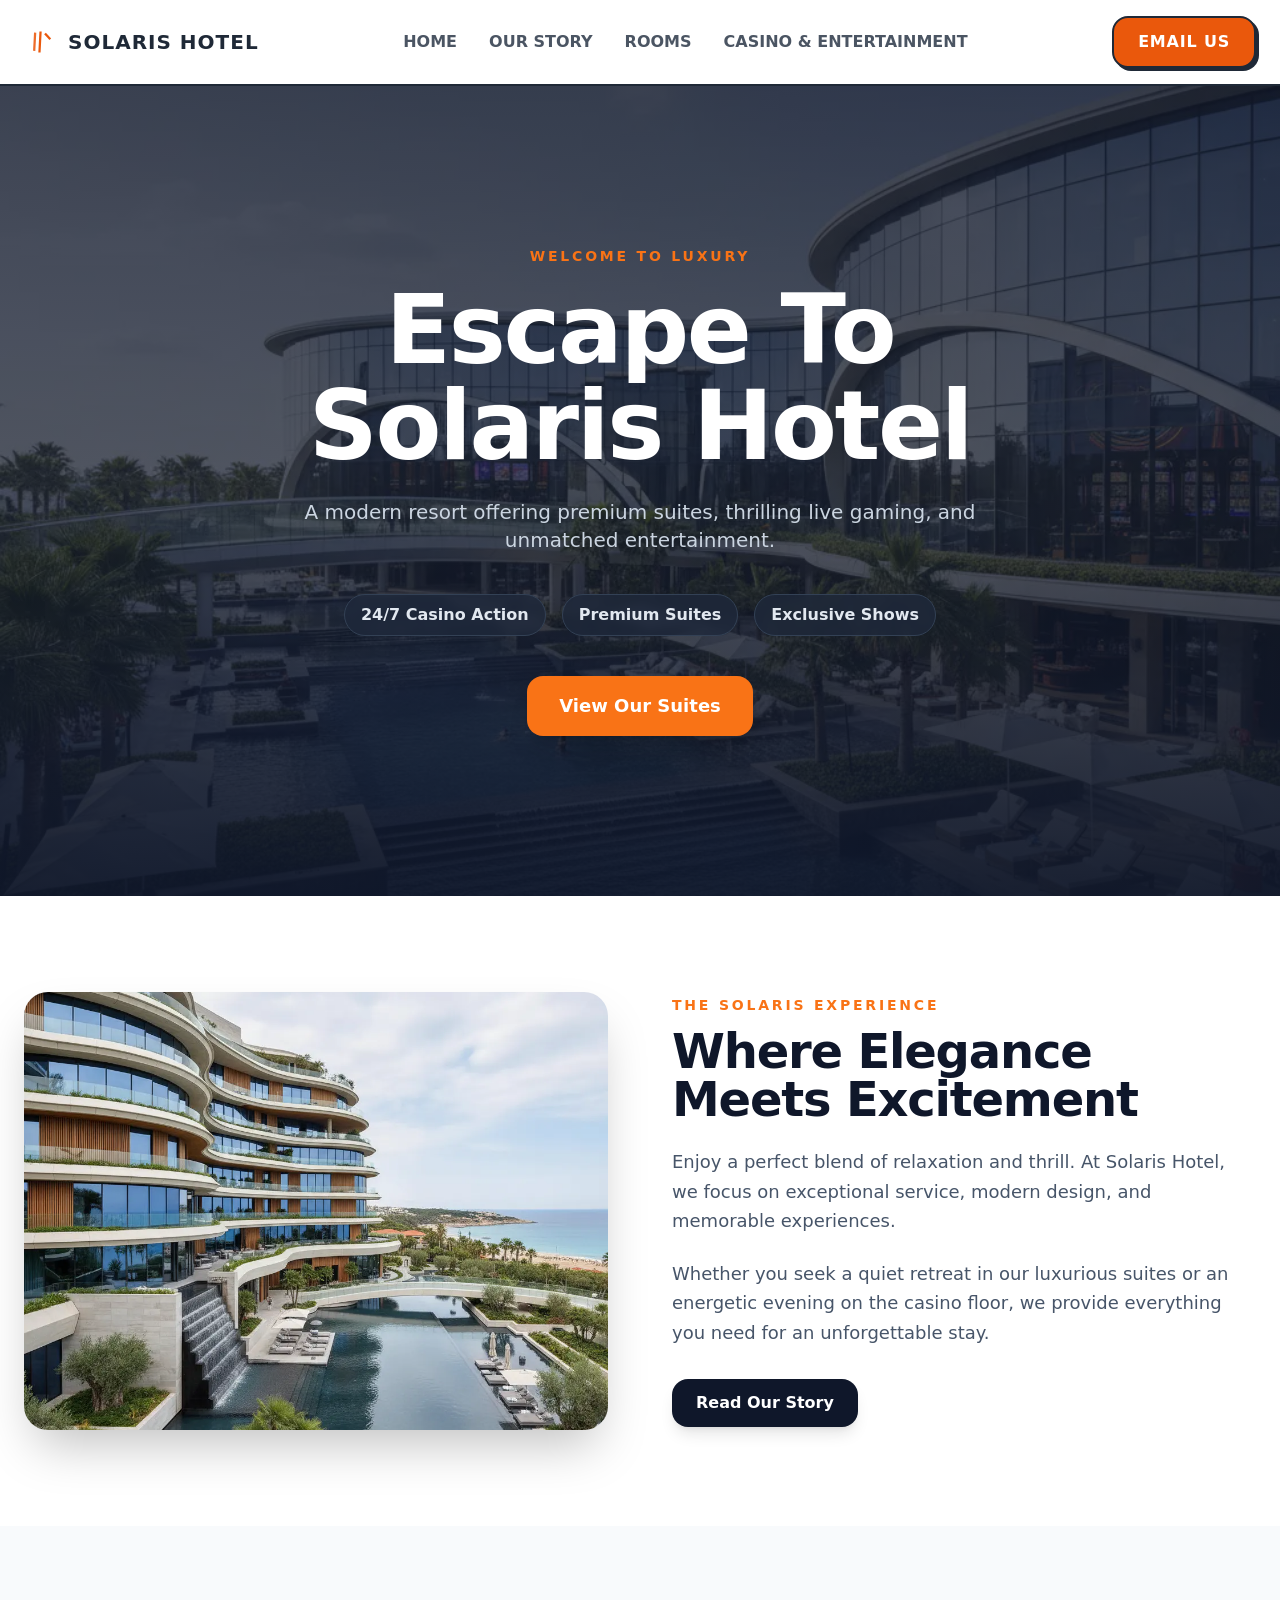
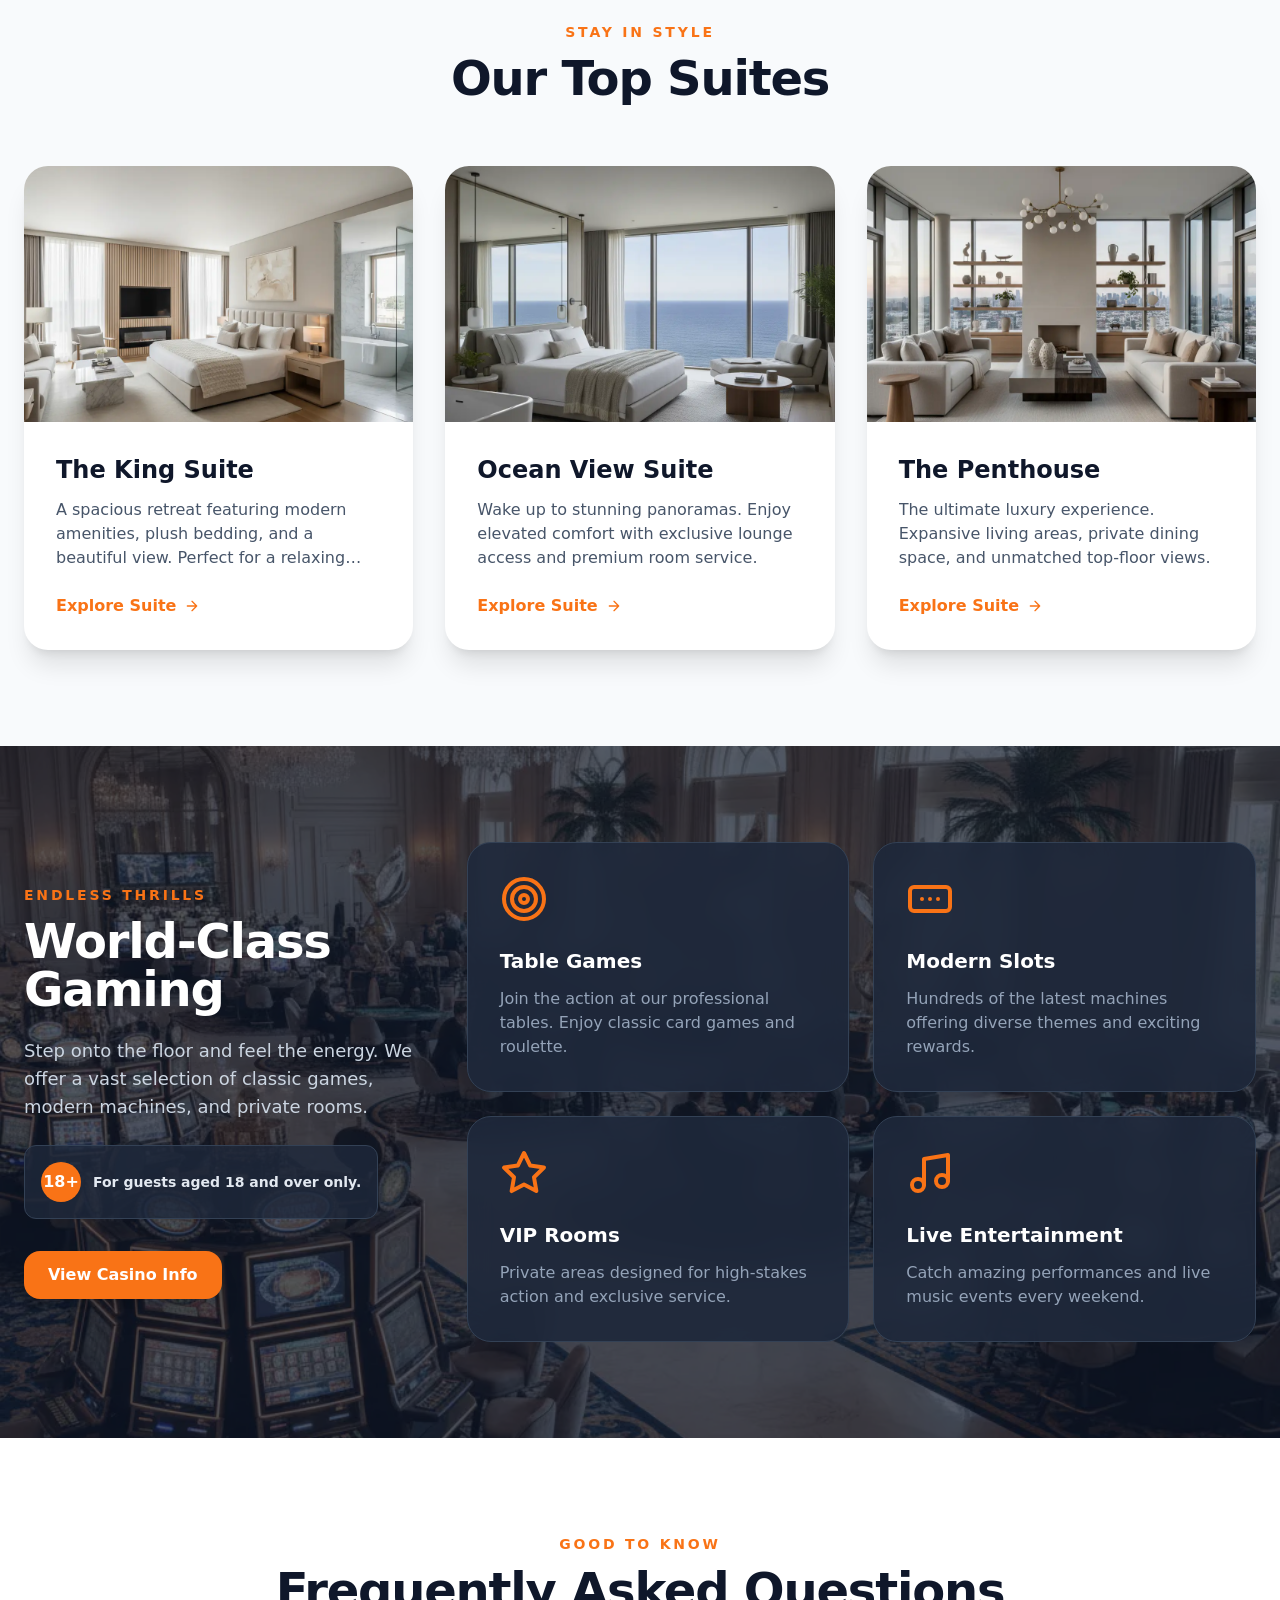
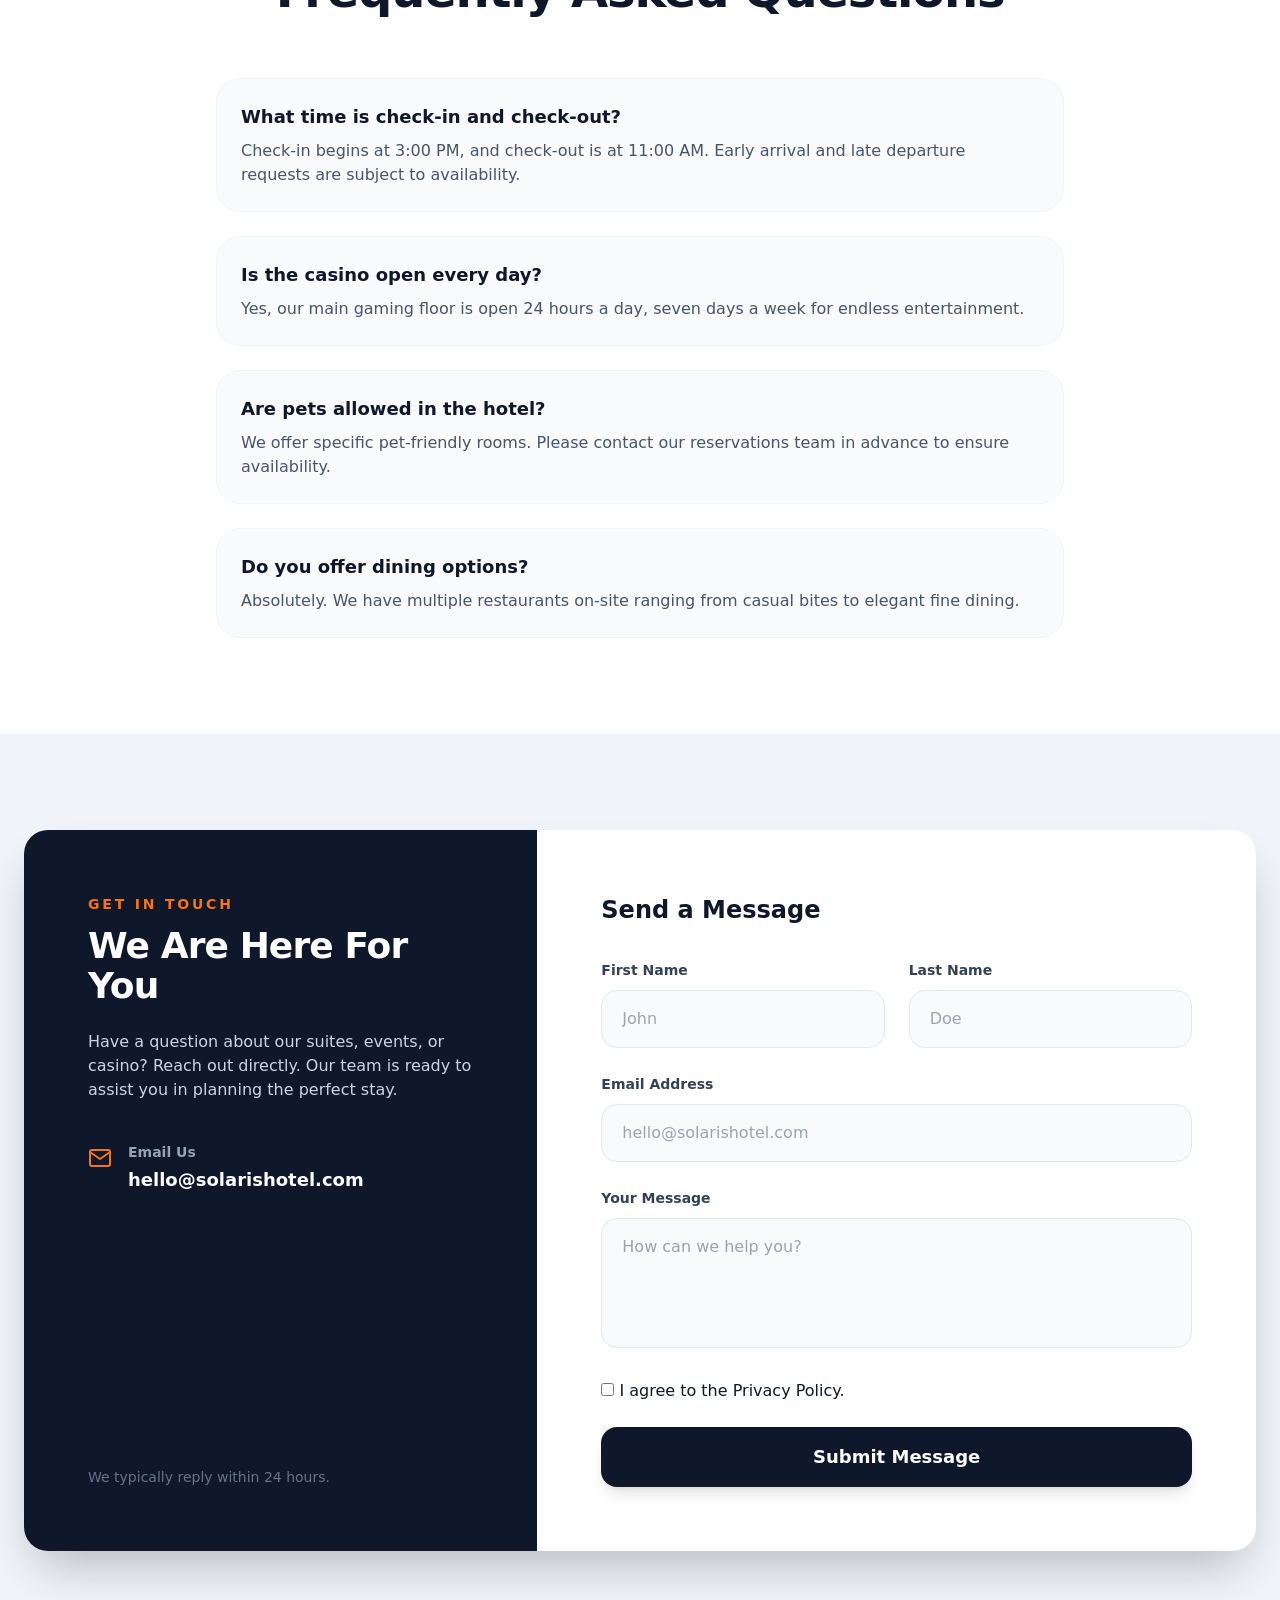
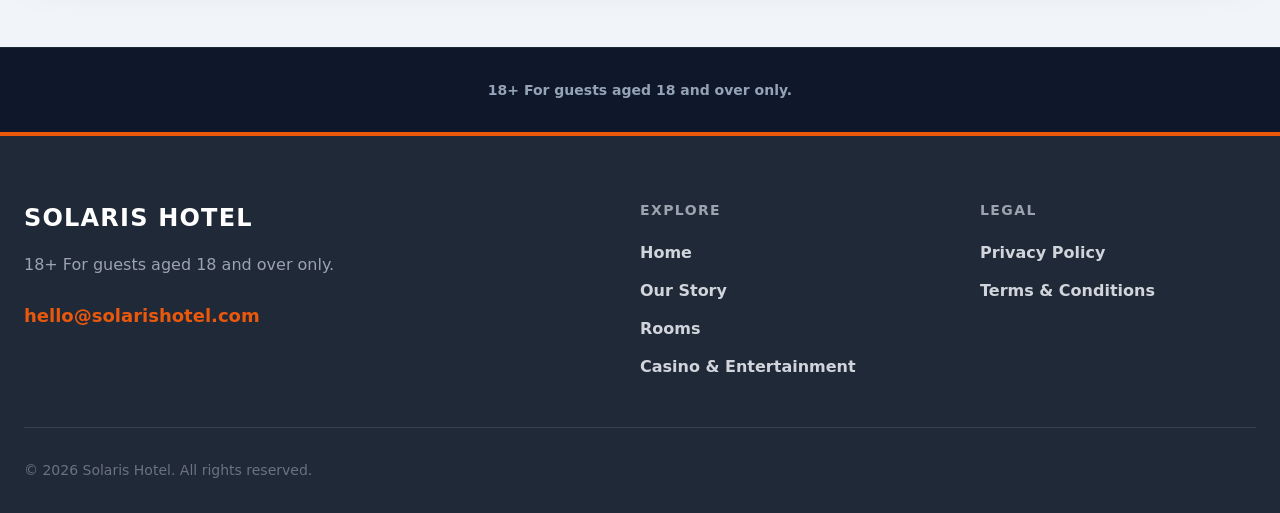
<file: index.html>
<!doctype html>
<html data-page="index.html" lang="en">
  <head>
    <link rel="stylesheet" href="assets/css/chrome.generated.css" />
    <script defer="" src="assets/js/chrome.generated.js"></script>

    <meta charset="utf-8" />
    <meta name="viewport" content="width=device-width, initial-scale=1" />
    <title>Solaris Hotel | Luxury Resort &amp; Casino</title>
    <meta
      name="description"
      content="A modern luxury resort and casino offering premium suites, live gaming, slots, and entertainment."
    />
    <link rel="icon" href="assets/brand/favicon.svg" type="image/svg+xml" />
    <meta
      property="og:title"
      content="Solaris Hotel | Luxury Resort &amp; Casino"
    />
    <meta
      property="og:description"
      content="A modern luxury resort and casino offering premium suites, live gaming, slots, and entertainment."
    />
    <meta property="og:type" content="website" />
    <meta property="og:url" content="https://solarishotel.com/" />
    <meta property="og:image" content="assets/img/hero_pool_panorama.webp" />
    <link rel="stylesheet" href="assets/css/site.css" />
    <link rel="stylesheet" href="assets/css/tailwind.css" />
    <script defer="" src="assets/js/site.js"></script>
    <meta name="twitter:image" content="assets/img/hero_pool_panorama.webp" />
  </head>
  <body class="bg-slate-50 text-slate-900 font-sans antialiased">
    <header data-chrome="header" class="sh-header">
      <div class="sh-header__inner">
        <a href="index.html" class="sh-brand">
          <svg
            class="brand-logo"
            xmlns="http://www.w3.org/2000/svg"
            width="28"
            height="28"
            viewBox="0 0 24 24"
            aria-hidden="true"
            focusable="false"
          >
            <g transform="rotate(3 12 12)">
              <path
                d="M8 6 L8 18"
                fill="none"
                stroke="currentColor"
                stroke-width="1.7"
                stroke-linecap="square"
                opacity="0.88"
              />
              <path
                d="M12 5 L12 19"
                fill="none"
                stroke="currentColor"
                stroke-width="1.7"
                stroke-linecap="square"
                opacity="1"
              />
              <path
                d="M16 6 L19 9"
                fill="none"
                stroke="currentColor"
                stroke-width="1.7"
                stroke-linecap="square"
                stroke-linejoin="miter"
              />
            </g>
          </svg>
          <span class="sh-brand__text">Solaris Hotel</span>
        </a>
        <nav class="sh-nav sh-nav--desktop" aria-label="Primary">
          <a
            href="index.html"
            class="sh-nav__link is-current"
            aria-current="page"
            >Home</a
          >
          <a href="our-story.html" class="sh-nav__link">Our Story</a>
          <a href="rooms.html" class="sh-nav__link">Rooms</a>
          <a href="casino-entertainment.html" class="sh-nav__link"
            >Casino &amp; Entertainment</a
          >
        </nav>
        <div class="sh-header__actions">
          <a href="mailto:hello@solarishotel.com" class="sh-cta sh-cta--header"
            >Email Us</a
          >
          <button
            type="button"
            class="sh-burger"
            data-burger=""
            aria-expanded="false"
            aria-label="Open menu"
          >
            <span class="sh-burger__line"></span>
            <span class="sh-burger__line"></span>
            <span class="sh-burger__line"></span>
          </button>
        </div>
      </div>
    </header>
    <nav
      class="sh-mobile-nav"
      data-mobile-nav=""
      hidden=""
      aria-label="Mobile menu"
    >
      <div class="sh-mobile-nav__overlay" data-mobile-close=""></div>
      <div class="sh-mobile-nav__panel">
        <div class="sh-mobile-nav__header">
          <span class="sh-mobile-nav__brand">Solaris Hotel</span>
          <button
            type="button"
            class="sh-mobile-nav__close"
            data-mobile-close=""
            aria-label="Close menu"
          >
            <svg
              viewBox="0 0 24 24"
              width="28"
              height="28"
              stroke="currentColor"
              stroke-width="2"
              fill="none"
            >
              <path d="M18 6L6 18M6 6l12 12"></path>
            </svg>
          </button>
        </div>
        <div class="sh-mobile-nav__body">
          <a
            href="index.html"
            class="sh-mobile-nav__link is-current"
            aria-current="page"
            >Home</a
          >
          <a href="our-story.html" class="sh-mobile-nav__link">Our Story</a>
          <a href="rooms.html" class="sh-mobile-nav__link">Rooms</a>
          <a href="casino-entertainment.html" class="sh-mobile-nav__link"
            >Casino &amp; Entertainment</a
          >
        </div>
        <div class="sh-mobile-nav__footer">
          <a href="mailto:hello@solarishotel.com" class="sh-cta sh-cta--mobile"
            >Email Us</a
          >
        </div>
      </div>
    </nav>

    <main class="flex flex-col w-full min-h-screen">
      <!-- HERO SECTION -->
      <section
        id="hero"
        class="relative flex items-center justify-center min-h-[90vh] bg-slate-900 text-white overflow-hidden"
      >
        <div class="absolute inset-0 z-0">
          <img
            src="assets/img/hero_pool_panorama.webp"
            alt="Solaris Hotel Pool and Casino"
            class="w-full h-full object-cover opacity-50"
            loading="lazy"
          />
          <div
            class="absolute inset-0 bg-gradient-to-b from-slate-900/60 via-slate-900/40 to-slate-900/90"
          ></div>
        </div>
        <div
          class="relative z-10 w-full max-w-6xl mx-auto px-6 py-24 text-center flex flex-col items-center"
        >
          <span
            class="block text-orange-500 tracking-[0.2em] uppercase text-sm font-bold mb-4"
            >Welcome To Luxury</span
          >
          <h1
            class="text-5xl md:text-7xl lg:text-8xl font-extrabold tracking-tight mb-6 leading-tight max-w-4xl"
          >
            Escape To <br /><span class="text-white">Solaris Hotel</span>
          </h1>
          <p
            class="text-lg md:text-xl text-slate-300 max-w-2xl mx-auto mb-10 leading-relaxed"
          >
            A modern resort offering premium suites, thrilling live gaming, and
            unmatched entertainment.
          </p>
          <div
            class="flex flex-wrap justify-center items-center gap-4 text-sm md:text-base font-bold text-slate-200 mb-10"
          >
            <span
              class="px-4 py-2 bg-slate-800/80 rounded-full border border-slate-700 backdrop-blur-sm"
              >24/7 Casino Action</span
            >
            <span
              class="px-4 py-2 bg-slate-800/80 rounded-full border border-slate-700 backdrop-blur-sm"
              >Premium Suites</span
            >
            <span
              class="px-4 py-2 bg-slate-800/80 rounded-full border border-slate-700 backdrop-blur-sm"
              >Exclusive Shows</span
            >
          </div>
          <a
            href="#suites"
            class="inline-flex items-center justify-center px-8 py-4 bg-orange-500 hover:bg-orange-600 text-white text-lg font-bold rounded-2xl transition-colors duration-300 shadow-xl"
          >
            View Our Suites
          </a>
        </div>
      </section>

      <!-- ABOUT SOLARIS -->
      <section id="about" class="py-24 bg-white">
        <div class="max-w-7xl mx-auto px-6">
          <div class="flex flex-col lg:flex-row items-center gap-16">
            <div class="w-full lg:w-1/2">
              <div class="relative">
                <img
                  src="assets/img/hotel_exterior_modern.webp"
                  alt="Solaris Hotel Exterior"
                  class="w-full h-auto rounded-3xl shadow-2xl object-cover aspect-[4/3]"
                  loading="lazy"
                />
                <div
                  class="absolute -bottom-8 -right-8 w-48 h-48 bg-orange-500 rounded-3xl -z-10 hidden md:block"
                ></div>
              </div>
            </div>
            <div class="w-full lg:w-1/2 flex flex-col items-start">
              <span
                class="text-orange-500 tracking-[0.2em] uppercase text-sm font-bold mb-3"
                >The Solaris Experience</span
              >
              <h2
                class="text-4xl md:text-5xl font-extrabold tracking-tight text-slate-900 mb-6 leading-tight"
              >
                Where Elegance Meets Excitement
              </h2>
              <p class="text-lg text-slate-600 mb-6 leading-relaxed">
                Enjoy a perfect blend of relaxation and thrill. At Solaris
                Hotel, we focus on exceptional service, modern design, and
                memorable experiences.
              </p>
              <p class="text-lg text-slate-600 mb-8 leading-relaxed">
                Whether you seek a quiet retreat in our luxurious suites or an
                energetic evening on the casino floor, we provide everything you
                need for an unforgettable stay.
              </p>
              <a
                href="our-story.html"
                class="inline-flex items-center justify-center px-6 py-3 bg-slate-900 hover:bg-slate-800 text-white font-bold rounded-2xl transition-colors duration-300 shadow-lg"
              >
                Read Our Story
              </a>
            </div>
          </div>
        </div>
      </section>

      <!-- TOP SUITES -->
      <section id="suites" class="py-24 bg-slate-50">
        <div class="max-w-7xl mx-auto px-6">
          <div class="text-center mb-16">
            <span
              class="text-orange-500 tracking-[0.2em] uppercase text-sm font-bold mb-3 block"
              >Stay In Style</span
            >
            <h2
              class="text-4xl md:text-5xl font-extrabold tracking-tight text-slate-900"
            >
              Our Top Suites
            </h2>
          </div>
          <div class="grid grid-cols-1 md:grid-cols-2 lg:grid-cols-3 gap-8">
            <!-- Room Card 1 -->
            <article
              class="bg-white rounded-3xl shadow-xl overflow-hidden group"
            >
              <div class="relative h-64 overflow-hidden">
                <img
                  src="assets/img/suite_king_room.webp"
                  alt="King Suite"
                  class="w-full h-full object-cover group-hover:scale-105 transition-transform duration-500"
                  loading="lazy"
                />
              </div>
              <div class="p-8">
                <h3 class="text-2xl font-bold text-slate-900 mb-3">
                  The King Suite
                </h3>
                <p class="text-slate-600 mb-6 line-clamp-3">
                  A spacious retreat featuring modern amenities, plush bedding,
                  and a beautiful view. Perfect for a relaxing getaway.
                </p>
                <a
                  href="rooms.html"
                  class="text-orange-500 font-bold hover:text-orange-600 inline-flex items-center gap-2"
                >
                  Explore Suite
                  <svg
                    class="w-4 h-4"
                    viewBox="0 0 24 24"
                    fill="none"
                    stroke="currentColor"
                    stroke-width="2"
                    stroke-linecap="round"
                    stroke-linejoin="round"
                  >
                    <path d="M5 12h14M12 5l7 7-7 7"></path>
                  </svg>
                </a>
              </div>
            </article>
            <!-- Room Card 2 -->
            <article
              class="bg-white rounded-3xl shadow-xl overflow-hidden group"
            >
              <div class="relative h-64 overflow-hidden">
                <img
                  src="assets/img/suite_ocean_view.webp"
                  alt="Ocean View Suite"
                  class="w-full h-full object-cover group-hover:scale-105 transition-transform duration-500"
                  loading="lazy"
                />
              </div>
              <div class="p-8">
                <h3 class="text-2xl font-bold text-slate-900 mb-3">
                  Ocean View Suite
                </h3>
                <p class="text-slate-600 mb-6 line-clamp-3">
                  Wake up to stunning panoramas. Enjoy elevated comfort with
                  exclusive lounge access and premium room service.
                </p>
                <a
                  href="rooms.html"
                  class="text-orange-500 font-bold hover:text-orange-600 inline-flex items-center gap-2"
                >
                  Explore Suite
                  <svg
                    class="w-4 h-4"
                    viewBox="0 0 24 24"
                    fill="none"
                    stroke="currentColor"
                    stroke-width="2"
                    stroke-linecap="round"
                    stroke-linejoin="round"
                  >
                    <path d="M5 12h14M12 5l7 7-7 7"></path>
                  </svg>
                </a>
              </div>
            </article>
            <!-- Room Card 3 -->
            <article
              class="bg-white rounded-3xl shadow-xl overflow-hidden group"
            >
              <div class="relative h-64 overflow-hidden">
                <img
                  src="assets/img/suite_penthouse_luxury.webp"
                  alt="The Penthouse"
                  class="w-full h-full object-cover group-hover:scale-105 transition-transform duration-500"
                  loading="lazy"
                />
              </div>
              <div class="p-8">
                <h3 class="text-2xl font-bold text-slate-900 mb-3">
                  The Penthouse
                </h3>
                <p class="text-slate-600 mb-6 line-clamp-3">
                  The ultimate luxury experience. Expansive living areas,
                  private dining space, and unmatched top-floor views.
                </p>
                <a
                  href="rooms.html"
                  class="text-orange-500 font-bold hover:text-orange-600 inline-flex items-center gap-2"
                >
                  Explore Suite
                  <svg
                    class="w-4 h-4"
                    viewBox="0 0 24 24"
                    fill="none"
                    stroke="currentColor"
                    stroke-width="2"
                    stroke-linecap="round"
                    stroke-linejoin="round"
                  >
                    <path d="M5 12h14M12 5l7 7-7 7"></path>
                  </svg>
                </a>
              </div>
            </article>
          </div>
        </div>
      </section>

      <!-- CASINO HIGHLIGHTS -->
      <section
        id="casino"
        class="py-24 relative bg-slate-900 text-white overflow-hidden"
      >
        <div class="absolute inset-0 z-0">
          <img
            src="assets/img/casino_floor_wide.webp"
            alt="Casino Floor"
            class="w-full h-full object-cover opacity-30"
            loading="lazy"
          />
        </div>
        <div class="relative z-10 max-w-7xl mx-auto px-6">
          <div class="flex flex-col lg:flex-row gap-12 items-center">
            <div class="w-full lg:w-1/3 flex flex-col">
              <span
                class="text-orange-500 tracking-[0.2em] uppercase text-sm font-bold mb-3"
                >Endless Thrills</span
              >
              <h2
                class="text-4xl md:text-5xl font-extrabold tracking-tight mb-6"
              >
                World-Class Gaming
              </h2>
              <p class="text-slate-300 text-lg mb-6">
                Step onto the floor and feel the energy. We offer a vast
                selection of classic games, modern machines, and private rooms.
              </p>
              <div
                class="inline-flex items-center gap-3 bg-slate-800/80 p-4 rounded-xl border border-slate-700 w-fit mb-8"
              >
                <div
                  class="flex-shrink-0 w-10 h-10 bg-orange-500 text-white rounded-full flex items-center justify-center font-bold"
                >
                  18+
                </div>
                <p class="text-sm text-slate-200 font-bold">
                  For guests aged 18 and over only.
                </p>
              </div>
              <a
                href="casino-entertainment.html"
                class="inline-flex items-center justify-center px-6 py-3 bg-orange-500 hover:bg-orange-600 text-white font-bold rounded-2xl transition-colors duration-300 shadow-xl w-fit"
              >
                View Casino Info
              </a>
            </div>
            <div class="w-full lg:w-2/3 grid grid-cols-1 sm:grid-cols-2 gap-6">
              <div
                class="bg-slate-800/90 p-8 rounded-3xl border border-slate-700 backdrop-blur-md"
              >
                <div class="w-12 h-12 text-orange-500 mb-6">
                  <svg
                    viewBox="0 0 24 24"
                    fill="none"
                    stroke="currentColor"
                    stroke-width="2"
                    stroke-linecap="round"
                    stroke-linejoin="round"
                  >
                    <circle cx="12" cy="12" r="10"></circle>
                    <circle cx="12" cy="12" r="6"></circle>
                    <circle cx="12" cy="12" r="2"></circle>
                  </svg>
                </div>
                <h3 class="text-xl font-bold mb-3">Table Games</h3>
                <p class="text-slate-400">
                  Join the action at our professional tables. Enjoy classic card
                  games and roulette.
                </p>
              </div>
              <div
                class="bg-slate-800/90 p-8 rounded-3xl border border-slate-700 backdrop-blur-md"
              >
                <div class="w-12 h-12 text-orange-500 mb-6">
                  <svg
                    viewBox="0 0 24 24"
                    fill="none"
                    stroke="currentColor"
                    stroke-width="2"
                    stroke-linecap="round"
                    stroke-linejoin="round"
                  >
                    <rect x="2" y="6" width="20" height="12" rx="2"></rect>
                    <path d="M12 12v.01"></path>
                    <path d="M16 12v.01"></path>
                    <path d="M8 12v.01"></path>
                  </svg>
                </div>
                <h3 class="text-xl font-bold mb-3">Modern Slots</h3>
                <p class="text-slate-400">
                  Hundreds of the latest machines offering diverse themes and
                  exciting rewards.
                </p>
              </div>
              <div
                class="bg-slate-800/90 p-8 rounded-3xl border border-slate-700 backdrop-blur-md"
              >
                <div class="w-12 h-12 text-orange-500 mb-6">
                  <svg
                    viewBox="0 0 24 24"
                    fill="none"
                    stroke="currentColor"
                    stroke-width="2"
                    stroke-linecap="round"
                    stroke-linejoin="round"
                  >
                    <path
                      d="M12 2l3.09 6.26L22 9.27l-5 4.87 1.18 6.88L12 17.77l-6.18 3.25L7 14.14 2 9.27l6.91-1.01L12 2z"
                    ></path>
                  </svg>
                </div>
                <h3 class="text-xl font-bold mb-3">VIP Rooms</h3>
                <p class="text-slate-400">
                  Private areas designed for high-stakes action and exclusive
                  service.
                </p>
              </div>
              <div
                class="bg-slate-800/90 p-8 rounded-3xl border border-slate-700 backdrop-blur-md"
              >
                <div class="w-12 h-12 text-orange-500 mb-6">
                  <svg
                    viewBox="0 0 24 24"
                    fill="none"
                    stroke="currentColor"
                    stroke-width="2"
                    stroke-linecap="round"
                    stroke-linejoin="round"
                  >
                    <path d="M9 18V5l12-2v13"></path>
                    <circle cx="6" cy="18" r="3"></circle>
                    <circle cx="18" cy="16" r="3"></circle>
                  </svg>
                </div>
                <h3 class="text-xl font-bold mb-3">Live Entertainment</h3>
                <p class="text-slate-400">
                  Catch amazing performances and live music events every
                  weekend.
                </p>
              </div>
            </div>
          </div>
        </div>
      </section>

      <!-- FAQ -->
      <section id="faq" class="py-24 bg-white">
        <div class="max-w-4xl mx-auto px-6">
          <div class="text-center mb-16">
            <span
              class="text-orange-500 tracking-[0.2em] uppercase text-sm font-bold mb-3 block"
              >Good To Know</span
            >
            <h2
              class="text-4xl md:text-5xl font-extrabold tracking-tight text-slate-900"
            >
              Frequently Asked Questions
            </h2>
          </div>
          <div class="space-y-6">
            <div class="p-6 rounded-3xl bg-slate-50 border border-slate-100">
              <h3 class="text-lg font-bold text-slate-900 mb-2">
                What time is check-in and check-out?
              </h3>
              <p class="text-slate-600">
                Check-in begins at 3:00 PM, and check-out is at 11:00 AM. Early
                arrival and late departure requests are subject to availability.
              </p>
            </div>
            <div class="p-6 rounded-3xl bg-slate-50 border border-slate-100">
              <h3 class="text-lg font-bold text-slate-900 mb-2">
                Is the casino open every day?
              </h3>
              <p class="text-slate-600">
                Yes, our main gaming floor is open 24 hours a day, seven days a
                week for endless entertainment.
              </p>
            </div>
            <div class="p-6 rounded-3xl bg-slate-50 border border-slate-100">
              <h3 class="text-lg font-bold text-slate-900 mb-2">
                Are pets allowed in the hotel?
              </h3>
              <p class="text-slate-600">
                We offer specific pet-friendly rooms. Please contact our
                reservations team in advance to ensure availability.
              </p>
            </div>
            <div class="p-6 rounded-3xl bg-slate-50 border border-slate-100">
              <h3 class="text-lg font-bold text-slate-900 mb-2">
                Do you offer dining options?
              </h3>
              <p class="text-slate-600">
                Absolutely. We have multiple restaurants on-site ranging from
                casual bites to elegant fine dining.
              </p>
            </div>
          </div>
        </div>
      </section>

      <!-- CONTACT & LATEST -->
      <section id="contact" class="py-24 bg-slate-100">
        <div class="max-w-7xl mx-auto px-6">
          <div class="bg-white rounded-3xl shadow-2xl overflow-hidden">
            <div class="flex flex-col lg:flex-row">
              <!-- Contact Info -->
              <div
                class="w-full lg:w-5/12 bg-slate-900 text-white p-12 lg:p-16 flex flex-col justify-between"
              >
                <div>
                  <span
                    class="text-orange-500 tracking-[0.2em] uppercase text-sm font-bold mb-3 block"
                    >Get In Touch</span
                  >
                  <h2
                    class="text-3xl md:text-4xl font-extrabold tracking-tight mb-6"
                  >
                    We Are Here For You
                  </h2>
                  <p class="text-slate-300 mb-10">
                    Have a question about our suites, events, or casino? Reach
                    out directly. Our team is ready to assist you in planning
                    the perfect stay.
                  </p>
                  <div class="space-y-6">
                    <div class="flex items-start gap-4">
                      <div class="w-6 h-6 text-orange-500 mt-1">
                        <svg
                          viewBox="0 0 24 24"
                          fill="none"
                          stroke="currentColor"
                          stroke-width="2"
                          stroke-linecap="round"
                          stroke-linejoin="round"
                        >
                          <path
                            d="M4 4h16c1.1 0 2 .9 2 2v12c0 1.1-.9 2-2 2H4c-1.1 0-2-.9-2-2V6c0-1.1.9-2 2-2z"
                          ></path>
                          <polyline points="22,6 12,13 2,6"></polyline>
                        </svg>
                      </div>
                      <div>
                        <p class="text-sm text-slate-400 font-bold mb-1">
                          Email Us
                        </p>
                        <a
                          href="mailto:hello@solarishotel.com"
                          class="text-lg font-bold text-white hover:text-orange-500 transition-colors duration-200"
                          >hello@solarishotel.com</a
                        >
                      </div>
                    </div>
                  </div>
                </div>
                <div class="mt-16">
                  <p class="text-sm text-slate-500">
                    We typically reply within 24 hours.
                  </p>
                </div>
              </div>
              <!-- Form -->
              <div class="w-full lg:w-7/12 p-12 lg:p-16">
                <h3 class="text-2xl font-bold text-slate-900 mb-8">
                  Send a Message
                </h3>
                <form action="thanks_form.php" method="post" class="space-y-6">
                  <div class="grid grid-cols-1 sm:grid-cols-2 gap-6">
                    <div class="space-y-2">
                      <label
                        for="firstName"
                        class="text-sm font-bold text-slate-700"
                        >First Name</label
                      >
                      <input
                        type="text"
                        id="firstName"
                        name="firstName"
                        required=""
                        class="w-full px-5 py-4 bg-slate-50 border border-slate-200 rounded-2xl focus:outline-none focus:ring-2 focus:ring-orange-500 focus:border-transparent transition-all"
                        placeholder="John"
                      />
                    </div>
                    <div class="space-y-2">
                      <label
                        for="lastName"
                        class="text-sm font-bold text-slate-700"
                        >Last Name</label
                      >
                      <input
                        type="text"
                        id="lastName"
                        name="lastName"
                        required=""
                        class="w-full px-5 py-4 bg-slate-50 border border-slate-200 rounded-2xl focus:outline-none focus:ring-2 focus:ring-orange-500 focus:border-transparent transition-all"
                        placeholder="Doe"
                      />
                    </div>
                  </div>
                  <div class="space-y-2">
                    <label for="email" class="text-sm font-bold text-slate-700"
                      >Email Address</label
                    >
                    <input
                      type="email"
                      id="email"
                      name="email"
                      required=""
                      class="w-full px-5 py-4 bg-slate-50 border border-slate-200 rounded-2xl focus:outline-none focus:ring-2 focus:ring-orange-500 focus:border-transparent transition-all"
                      placeholder="hello@solarishotel.com"
                    />
                  </div>
                  <div class="space-y-2">
                    <label
                      for="message"
                      class="text-sm font-bold text-slate-700"
                      >Your Message</label
                    >
                    <textarea
                      id="message"
                      name="message"
                      rows="4"
                      required=""
                      class="w-full px-5 py-4 bg-slate-50 border border-slate-200 rounded-2xl focus:outline-none focus:ring-2 focus:ring-orange-500 focus:border-transparent transition-all resize-none"
                      placeholder="How can we help you?"
                    ></textarea>
                  </div>
                  <div class="form-privacy">
                    <label class="privacy-label">
                      <input
                        type="checkbox"
                        name="privacyAccepted"
                        required=""
                      />
                      <span
                        >I agree to the
                        <a
                          href="privacy-policy.html"
                          target="_blank"
                          rel="noopener"
                          >Privacy Policy</a
                        >.</span
                      >
                    </label>
                  </div>
                  <button
                    type="submit"
                    class="w-full px-8 py-4 bg-slate-900 hover:bg-slate-800 text-white text-lg font-bold rounded-2xl transition-colors duration-300 shadow-lg"
                  >
                    Submit Message
                  </button>
                </form>
              </div>
            </div>
          </div>
        </div>
      </section>

      <!-- LEGAL / COPYRIGHT REQUIREMENT -->
      <section class="py-8 bg-slate-900 border-t border-slate-800 text-center">
        <div class="max-w-7xl mx-auto px-6">
          <p class="text-slate-400 text-sm font-bold">
            18+ For guests aged 18 and over only.
          </p>
        </div>
      </section>
    </main>

    <footer data-chrome="footer" class="sh-footer">
      <div class="sh-footer__inner">
        <div class="sh-footer__top">
          <div class="sh-footer__brand-col">
            <strong class="sh-footer__brand">Solaris Hotel</strong>
            <p class="sh-footer__desc">18+ For guests aged 18 and over only.</p>
            <div class="sh-footer__contact">
              <a href="mailto:hello@solarishotel.com" class="sh-footer__email"
                >hello@solarishotel.com</a
              >
            </div>
          </div>
          <div class="sh-footer__nav-col">
            <span class="sh-footer__title">Explore</span>
            <nav class="sh-footer__nav">
              <a href="index.html" class="sh-footer__link">Home</a>
              <a href="our-story.html" class="sh-footer__link">Our Story</a>
              <a href="rooms.html" class="sh-footer__link">Rooms</a>
              <a href="casino-entertainment.html" class="sh-footer__link"
                >Casino &amp; Entertainment</a
              >
            </nav>
          </div>
          <div class="sh-footer__nav-col">
            <span class="sh-footer__title">Legal</span>
            <nav class="sh-footer__nav">
              <a href="privacy-policy.html" class="sh-footer__link"
                >Privacy Policy</a
              >
              <a href="terms-conditions.html" class="sh-footer__link"
                >Terms &amp; Conditions</a
              >
            </nav>
          </div>
        </div>
        <div class="sh-footer__bottom">
          <p class="sh-footer__copy">
            © 2026 Solaris Hotel. All rights reserved.
          </p>
        </div>
      </div>
    </footer>
  </body>
</html>
</file>
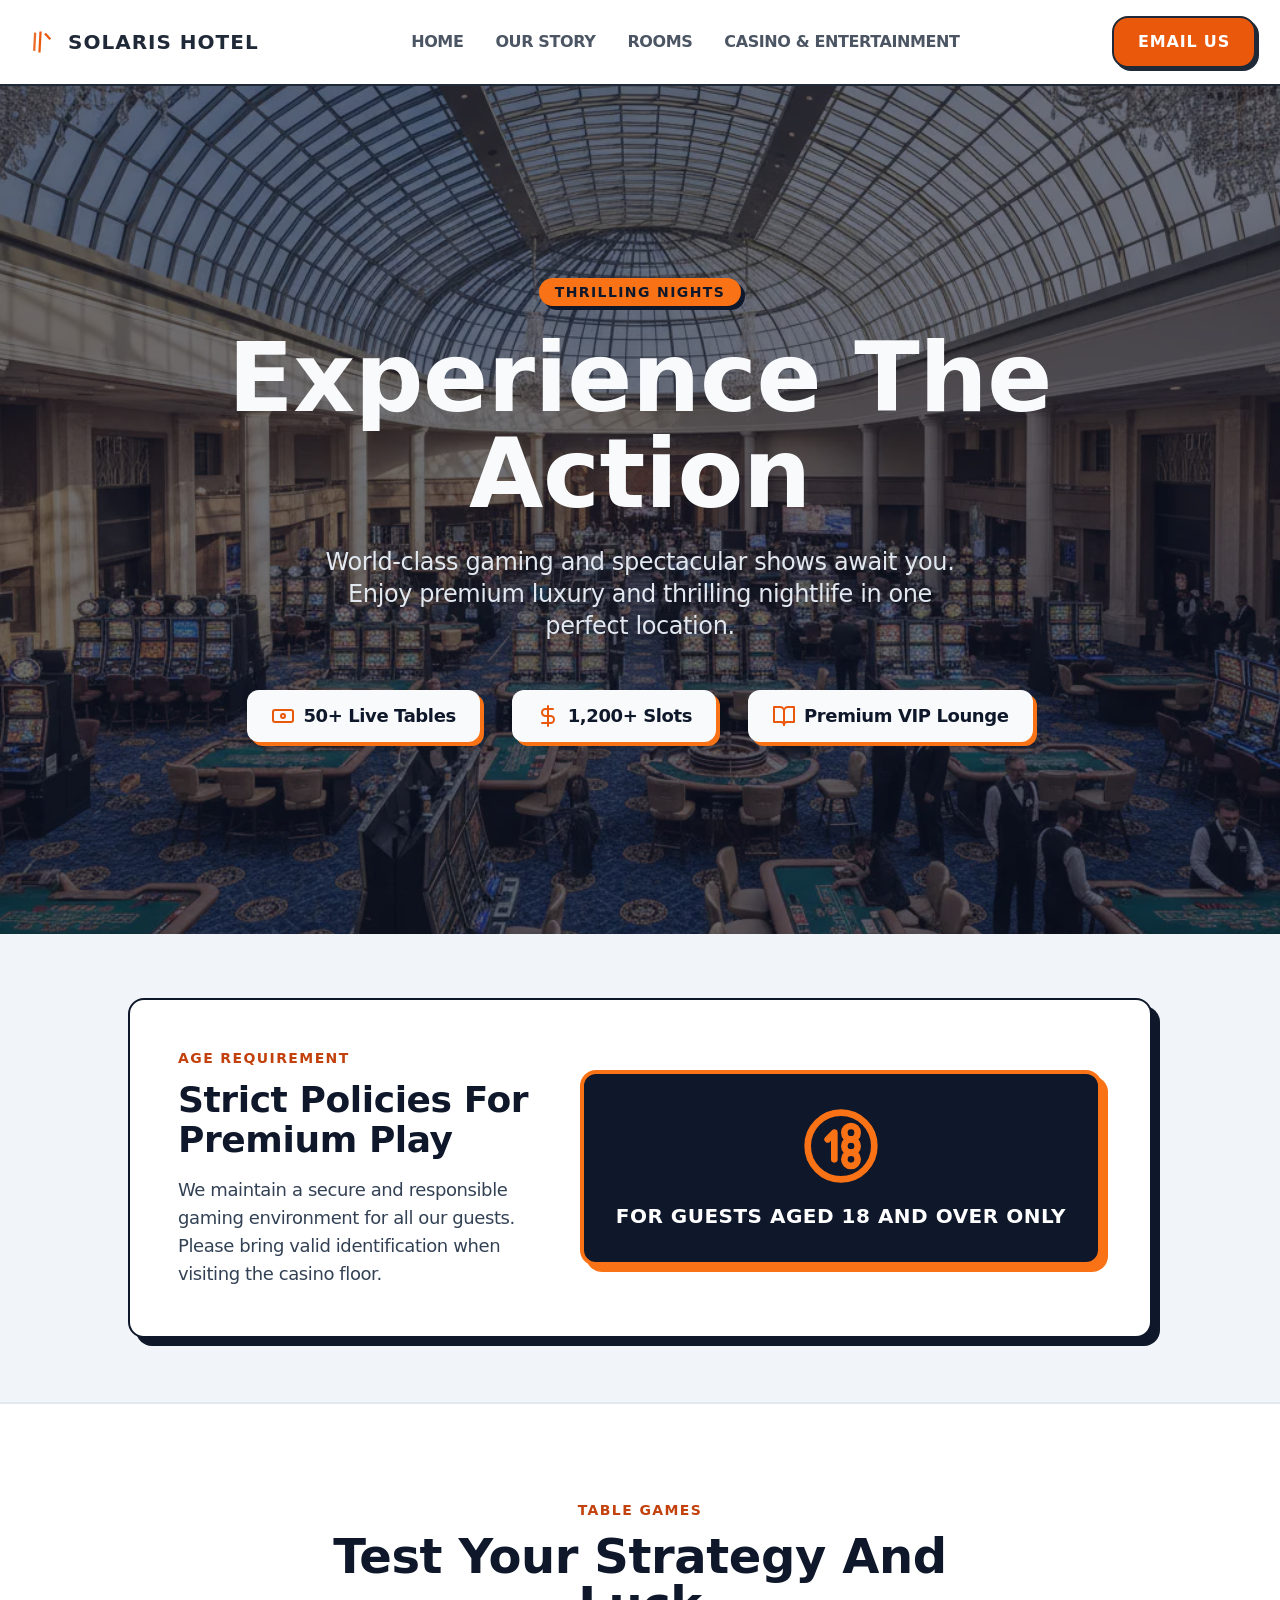
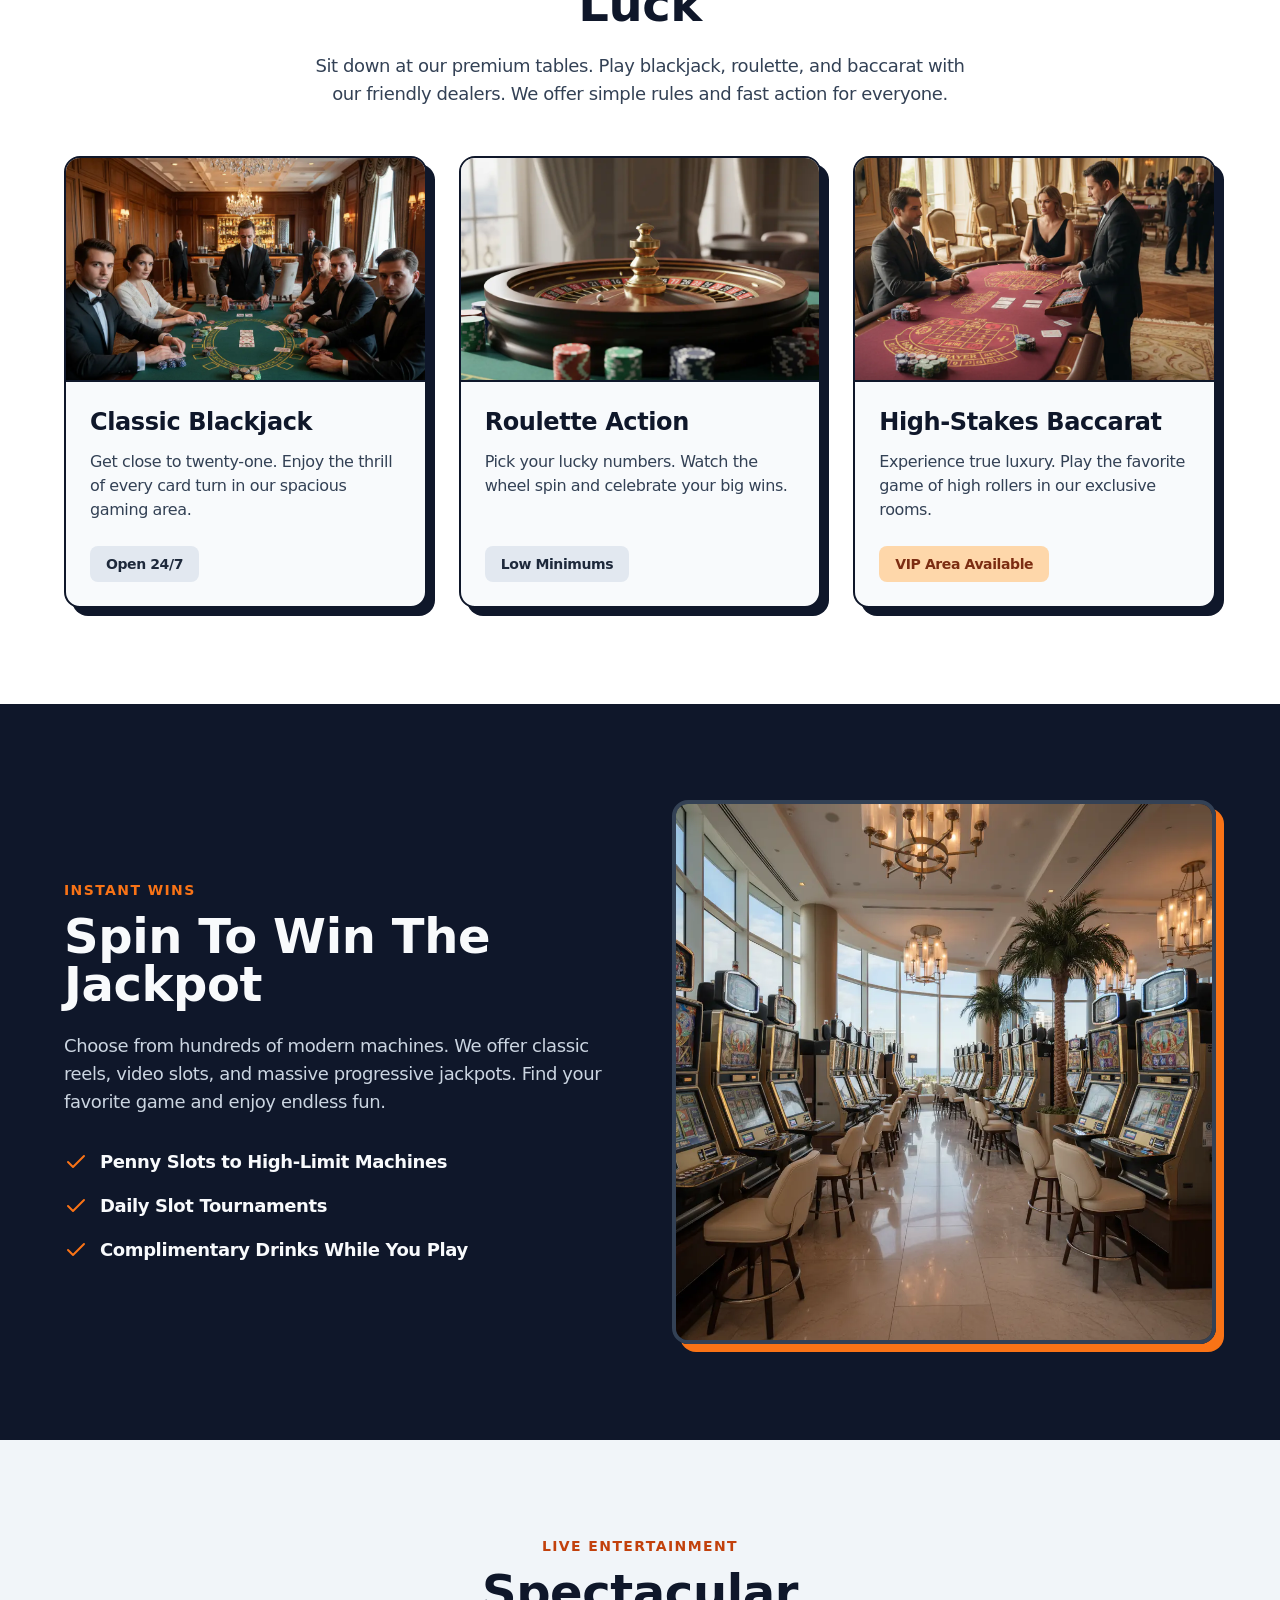
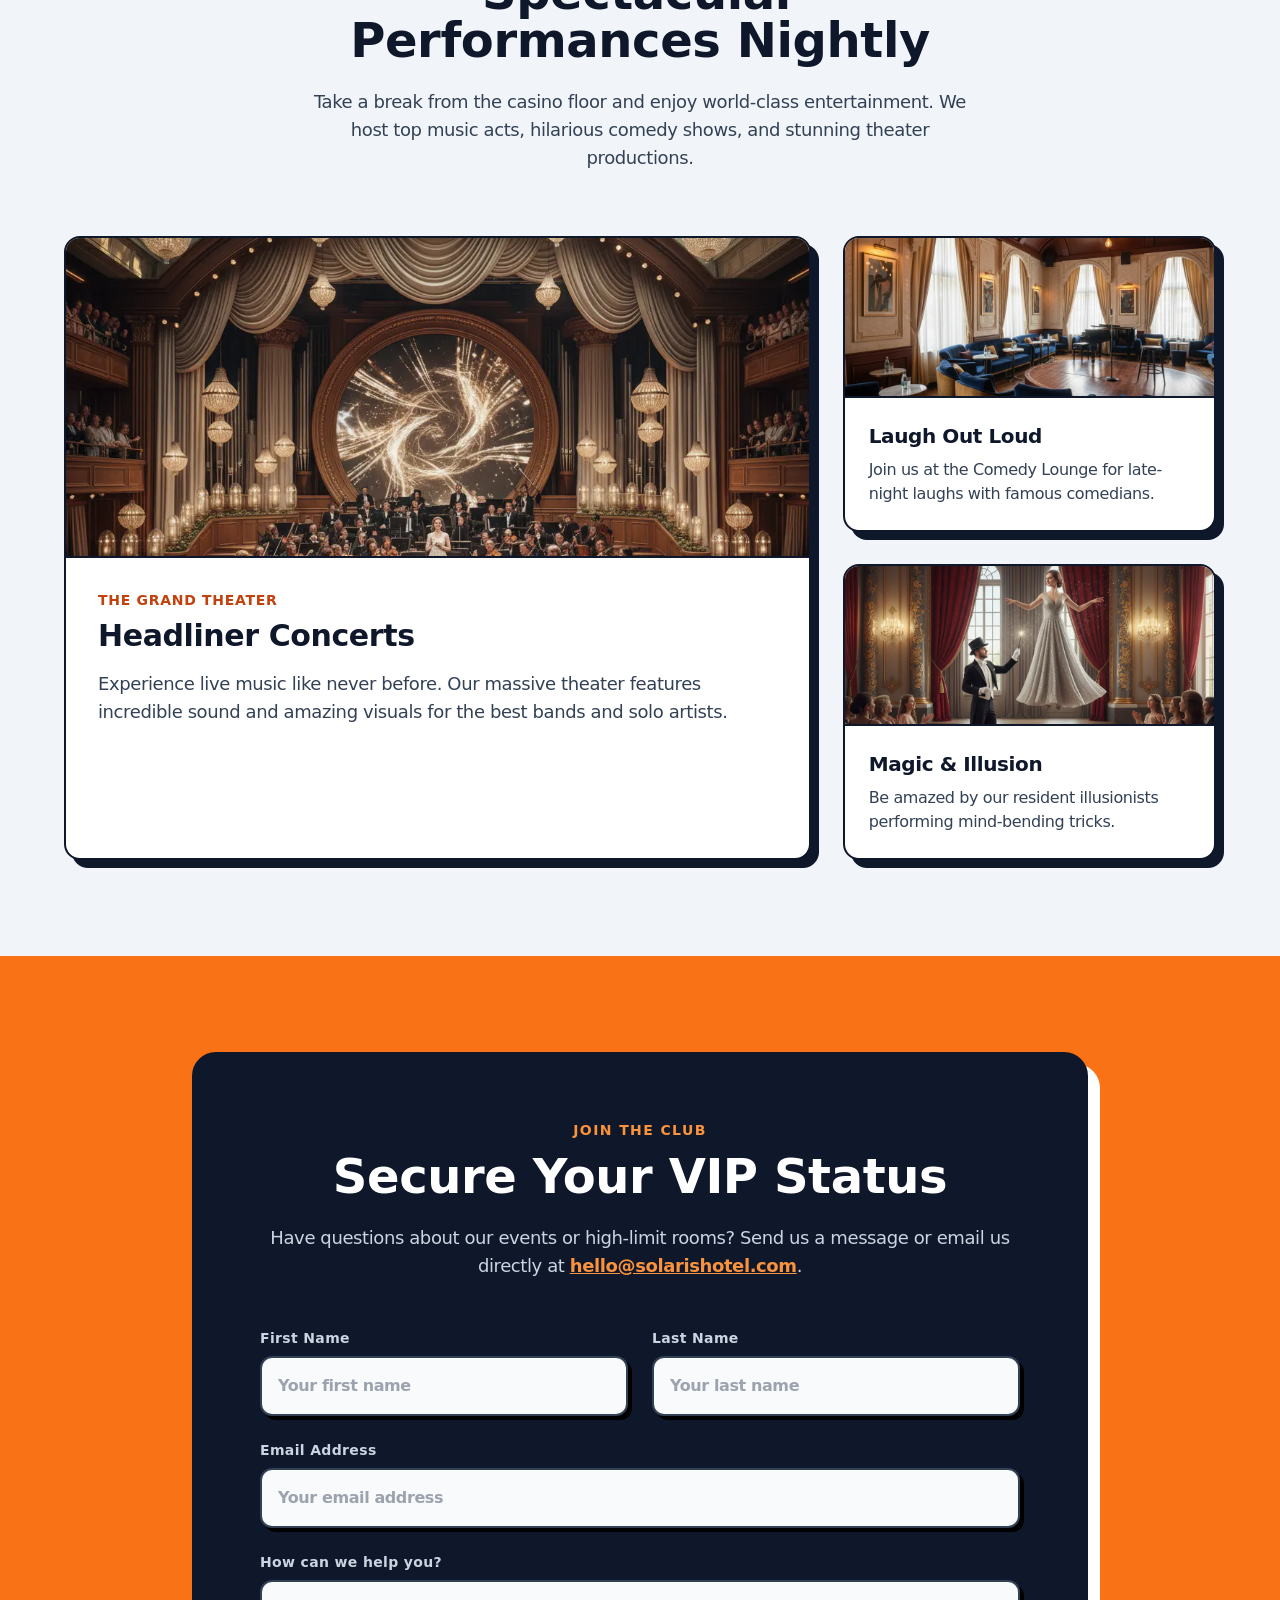
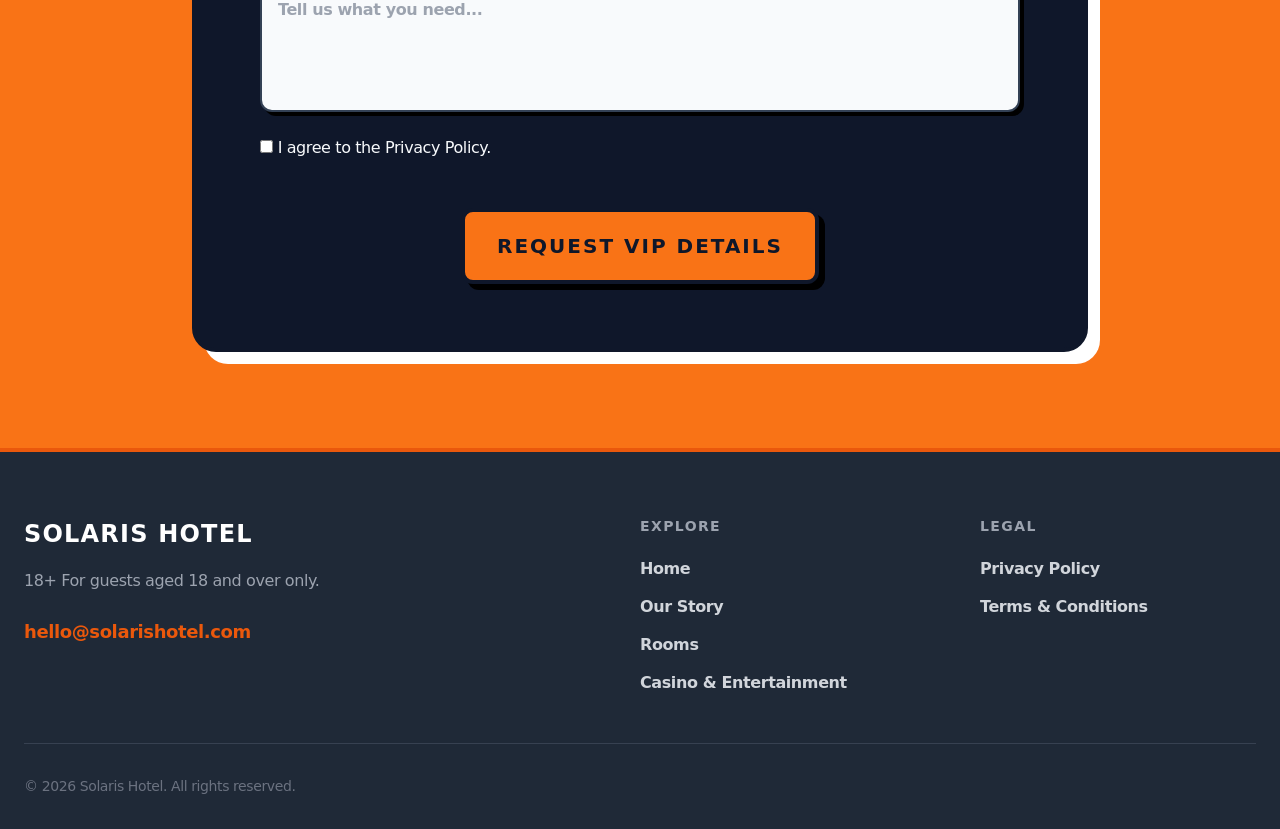
<file: casino-entertainment.html>
<!doctype html>
<html data-page="casino-entertainment.html" lang="en">
  <head>
    <link rel="stylesheet" href="assets/css/chrome.generated.css" />
    <script defer="" src="assets/js/chrome.generated.js"></script>

    <meta charset="utf-8" />
    <meta name="viewport" content="width=device-width, initial-scale=1" />
    <title>Casino &amp; Entertainment | Solaris Hotel</title>
    <meta
      name="description"
      content="A modern luxury resort and casino offering premium suites, live gaming, slots, and entertainment. Experience thrilling nights."
    />
    <link rel="icon" href="assets/brand/favicon.svg" type="image/svg+xml" />
    <meta
      property="og:title"
      content="Casino &amp; Entertainment | Solaris Hotel"
    />
    <meta
      property="og:description"
      content="A modern luxury resort and casino offering premium suites, live gaming, slots, and entertainment."
    />
    <meta property="og:type" content="website" />
    <meta property="og:url" content="casino-entertainment.html" />
    <meta property="og:image" content="assets/img/hero_casino_floor.webp" />
    <link rel="stylesheet" href="assets/css/site.css" />
    <link rel="stylesheet" href="assets/css/tailwind.css" />
    <script defer="" src="assets/js/site.js"></script>
    <meta name="twitter:image" content="assets/img/hero_casino_floor.webp" />
  </head>
  <body class="bg-slate-50 text-slate-900 font-sans tracking-tight antialiased">
    <header data-chrome="header" class="sh-header">
      <div class="sh-header__inner">
        <a href="index.html" class="sh-brand">
          <svg
            class="brand-logo"
            xmlns="http://www.w3.org/2000/svg"
            width="28"
            height="28"
            viewBox="0 0 24 24"
            aria-hidden="true"
            focusable="false"
          >
            <g transform="rotate(3 12 12)">
              <path
                d="M8 6 L8 18"
                fill="none"
                stroke="currentColor"
                stroke-width="1.7"
                stroke-linecap="square"
                opacity="0.88"
              />
              <path
                d="M12 5 L12 19"
                fill="none"
                stroke="currentColor"
                stroke-width="1.7"
                stroke-linecap="square"
                opacity="1"
              />
              <path
                d="M16 6 L19 9"
                fill="none"
                stroke="currentColor"
                stroke-width="1.7"
                stroke-linecap="square"
                stroke-linejoin="miter"
              />
            </g>
          </svg>
          <span class="sh-brand__text">Solaris Hotel</span>
        </a>
        <nav class="sh-nav sh-nav--desktop" aria-label="Primary">
          <a href="index.html" class="sh-nav__link">Home</a>
          <a href="our-story.html" class="sh-nav__link">Our Story</a>
          <a href="rooms.html" class="sh-nav__link">Rooms</a>
          <a
            href="casino-entertainment.html"
            class="sh-nav__link is-current"
            aria-current="page"
            >Casino &amp; Entertainment</a
          >
        </nav>
        <div class="sh-header__actions">
          <a href="mailto:hello@solarishotel.com" class="sh-cta sh-cta--header"
            >Email Us</a
          >
          <button
            type="button"
            class="sh-burger"
            data-burger=""
            aria-expanded="false"
            aria-label="Open menu"
          >
            <span class="sh-burger__line"></span>
            <span class="sh-burger__line"></span>
            <span class="sh-burger__line"></span>
          </button>
        </div>
      </div>
    </header>
    <nav
      class="sh-mobile-nav"
      data-mobile-nav=""
      hidden=""
      aria-label="Mobile menu"
    >
      <div class="sh-mobile-nav__overlay" data-mobile-close=""></div>
      <div class="sh-mobile-nav__panel">
        <div class="sh-mobile-nav__header">
          <span class="sh-mobile-nav__brand">Solaris Hotel</span>
          <button
            type="button"
            class="sh-mobile-nav__close"
            data-mobile-close=""
            aria-label="Close menu"
          >
            <svg
              viewBox="0 0 24 24"
              width="28"
              height="28"
              stroke="currentColor"
              stroke-width="2"
              fill="none"
            >
              <path d="M18 6L6 18M6 6l12 12"></path>
            </svg>
          </button>
        </div>
        <div class="sh-mobile-nav__body">
          <a href="index.html" class="sh-mobile-nav__link">Home</a>
          <a href="our-story.html" class="sh-mobile-nav__link">Our Story</a>
          <a href="rooms.html" class="sh-mobile-nav__link">Rooms</a>
          <a
            href="casino-entertainment.html"
            class="sh-mobile-nav__link is-current"
            aria-current="page"
            >Casino &amp; Entertainment</a
          >
        </div>
        <div class="sh-mobile-nav__footer">
          <a href="mailto:hello@solarishotel.com" class="sh-cta sh-cta--mobile"
            >Email Us</a
          >
        </div>
      </div>
    </nav>

    <main>
      <section
        id="hero-casino"
        class="relative py-32 md:py-48 bg-slate-900 text-slate-50 text-center px-4 overflow-hidden"
      >
        <div class="absolute inset-0 opacity-40">
          <img
            src="assets/img/hero_casino_floor.webp"
            class="w-full h-full object-cover"
            alt="Casino floor at Solaris Hotel"
            loading="lazy"
          />
        </div>
        <div class="relative z-10 max-w-5xl mx-auto flex flex-col items-center">
          <span
            class="bg-orange-500 text-slate-900 font-bold uppercase tracking-widest text-sm mb-6 px-4 py-1 rounded-full shadow-[4px_4px_0px_0px_#0f172a]"
            >Thrilling Nights</span
          >
          <h1
            class="text-5xl md:text-7xl lg:text-8xl font-bold mb-6 leading-tight"
          >
            Experience The Action
          </h1>
          <p
            class="text-xl md:text-2xl text-slate-200 mb-12 max-w-2xl font-medium"
          >
            World-class gaming and spectacular shows await you. Enjoy premium
            luxury and thrilling nightlife in one perfect location.
          </p>
          <div
            class="flex flex-wrap justify-center gap-4 md:gap-8 text-slate-900 font-bold text-lg"
          >
            <div
              class="bg-slate-50 px-6 py-3 rounded-xl shadow-[4px_4px_0px_0px_#f97316] flex items-center gap-2"
            >
              <svg
                class="w-6 h-6 text-orange-600"
                viewBox="0 0 24 24"
                fill="none"
                stroke="currentColor"
                stroke-width="2"
                stroke-linecap="round"
                stroke-linejoin="round"
              >
                <rect x="2" y="6" width="20" height="12" rx="2"></rect>
                <circle cx="12" cy="12" r="2"></circle>
              </svg>
              50+ Live Tables
            </div>
            <div
              class="bg-slate-50 px-6 py-3 rounded-xl shadow-[4px_4px_0px_0px_#f97316] flex items-center gap-2"
            >
              <svg
                class="w-6 h-6 text-orange-600"
                viewBox="0 0 24 24"
                fill="none"
                stroke="currentColor"
                stroke-width="2"
                stroke-linecap="round"
                stroke-linejoin="round"
              >
                <path d="M12 2v20"></path>
                <path
                  d="M17 5H9.5a3.5 3.5 0 0 0 0 7h5a3.5 3.5 0 0 1 0 7H6"
                ></path>
              </svg>
              1,200+ Slots
            </div>
            <div
              class="bg-slate-50 px-6 py-3 rounded-xl shadow-[4px_4px_0px_0px_#f97316] flex items-center gap-2"
            >
              <svg
                class="w-6 h-6 text-orange-600"
                viewBox="0 0 24 24"
                fill="none"
                stroke="currentColor"
                stroke-width="2"
                stroke-linecap="round"
                stroke-linejoin="round"
              >
                <path d="M2 3h6a4 4 0 0 1 4 4v14a3 3 0 0 0-3-3H2z"></path>
                <path d="M22 3h-6a4 4 0 0 0-4 4v14a3 3 0 0 1 3-3h7z"></path>
              </svg>
              Premium VIP Lounge
            </div>
          </div>
        </div>
      </section>

      <section
        id="casino-policies"
        class="py-16 bg-slate-100 px-4 border-b-2 border-slate-200"
      >
        <div
          class="max-w-5xl mx-auto flex flex-col md:flex-row items-center justify-between gap-12 bg-white p-8 md:p-12 rounded-2xl shadow-[8px_8px_0px_0px_#0f172a] border-2 border-slate-900"
        >
          <div class="flex-1">
            <span
              class="text-orange-700 font-bold uppercase tracking-widest text-sm mb-3 block"
              >Age Requirement</span
            >
            <h2 class="text-3xl md:text-4xl font-bold text-slate-900 mb-4">
              Strict Policies For Premium Play
            </h2>
            <p class="text-lg text-slate-700 font-medium">
              We maintain a secure and responsible gaming environment for all
              our guests. Please bring valid identification when visiting the
              casino floor.
            </p>
          </div>
          <div
            class="flex flex-col items-center justify-center p-8 bg-slate-900 text-white rounded-2xl border-4 border-orange-500 shadow-[6px_6px_0px_0px_#f97316] w-full md:w-auto min-w-[300px]"
          >
            <svg
              class="w-20 h-20 text-orange-500 mb-4"
              viewBox="0 0 24 24"
              fill="none"
              stroke="currentColor"
              stroke-width="2"
              stroke-linecap="round"
              stroke-linejoin="round"
            >
              <circle cx="12" cy="12" r="10"></circle>
              <path d="M10 16v-8l-2 2"></path>
              <circle cx="15" cy="12" r="2"></circle>
              <circle cx="15" cy="16" r="2"></circle>
              <circle cx="15" cy="8" r="2"></circle>
            </svg>
            <p class="font-bold text-xl text-center uppercase tracking-wide">
              For guests aged 18 and over only
            </p>
          </div>
        </div>
      </section>

      <section id="live-games" class="py-24 bg-white px-4">
        <div class="max-w-6xl mx-auto flex flex-col gap-12">
          <div class="text-center max-w-2xl mx-auto">
            <span
              class="text-orange-700 font-bold uppercase tracking-widest text-sm mb-3 block"
              >Table Games</span
            >
            <h2 class="text-4xl md:text-5xl font-bold text-slate-900 mb-6">
              Test Your Strategy And Luck
            </h2>
            <p class="text-lg text-slate-700 font-medium">
              Sit down at our premium tables. Play blackjack, roulette, and
              baccarat with our friendly dealers. We offer simple rules and fast
              action for everyone.
            </p>
          </div>
          <div class="grid grid-cols-1 md:grid-cols-3 gap-8">
            <div
              class="rounded-2xl border-2 border-slate-900 shadow-[8px_8px_0px_0px_#0f172a] overflow-hidden bg-slate-50 flex flex-col"
            >
              <img
                src="assets/img/casino_blackjack.webp"
                class="w-full h-56 object-cover border-b-2 border-slate-900"
                alt="Blackjack game"
                loading="lazy"
              />
              <div class="p-6 flex-1 flex flex-col">
                <h3 class="text-2xl font-bold text-slate-900 mb-3">
                  Classic Blackjack
                </h3>
                <p class="text-slate-700 font-medium mb-6 flex-1">
                  Get close to twenty-one. Enjoy the thrill of every card turn
                  in our spacious gaming area.
                </p>
                <span
                  class="inline-block px-4 py-2 bg-slate-200 text-slate-800 font-bold text-sm rounded-lg w-fit"
                  >Open 24/7</span
                >
              </div>
            </div>
            <div
              class="rounded-2xl border-2 border-slate-900 shadow-[8px_8px_0px_0px_#0f172a] overflow-hidden bg-slate-50 flex flex-col"
            >
              <img
                src="assets/img/casino_roulette.webp"
                class="w-full h-56 object-cover border-b-2 border-slate-900"
                alt="Roulette wheel"
                loading="lazy"
              />
              <div class="p-6 flex-1 flex flex-col">
                <h3 class="text-2xl font-bold text-slate-900 mb-3">
                  Roulette Action
                </h3>
                <p class="text-slate-700 font-medium mb-6 flex-1">
                  Pick your lucky numbers. Watch the wheel spin and celebrate
                  your big wins.
                </p>
                <span
                  class="inline-block px-4 py-2 bg-slate-200 text-slate-800 font-bold text-sm rounded-lg w-fit"
                  >Low Minimums</span
                >
              </div>
            </div>
            <div
              class="rounded-2xl border-2 border-slate-900 shadow-[8px_8px_0px_0px_#0f172a] overflow-hidden bg-slate-50 flex flex-col"
            >
              <img
                src="assets/img/casino_baccarat.webp"
                class="w-full h-56 object-cover border-b-2 border-slate-900"
                alt="Baccarat table"
                loading="lazy"
              />
              <div class="p-6 flex-1 flex flex-col">
                <h3 class="text-2xl font-bold text-slate-900 mb-3">
                  High-Stakes Baccarat
                </h3>
                <p class="text-slate-700 font-medium mb-6 flex-1">
                  Experience true luxury. Play the favorite game of high rollers
                  in our exclusive rooms.
                </p>
                <span
                  class="inline-block px-4 py-2 bg-orange-200 text-orange-900 font-bold text-sm rounded-lg w-fit"
                  >VIP Area Available</span
                >
              </div>
            </div>
          </div>
        </div>
      </section>

      <section id="slots" class="py-24 bg-slate-900 px-4 text-slate-50">
        <div
          class="max-w-6xl mx-auto flex flex-col lg:flex-row items-center gap-16"
        >
          <div class="lg:w-1/2">
            <span
              class="text-orange-500 font-bold uppercase tracking-widest text-sm mb-3 block"
              >Instant Wins</span
            >
            <h2 class="text-4xl md:text-5xl font-bold mb-6">
              Spin To Win The Jackpot
            </h2>
            <p class="text-lg text-slate-300 font-medium mb-8">
              Choose from hundreds of modern machines. We offer classic reels,
              video slots, and massive progressive jackpots. Find your favorite
              game and enjoy endless fun.
            </p>
            <ul class="space-y-4 font-bold text-lg">
              <li class="flex items-center gap-3">
                <svg
                  class="w-6 h-6 text-orange-500"
                  viewBox="0 0 24 24"
                  fill="none"
                  stroke="currentColor"
                  stroke-width="2"
                  stroke-linecap="round"
                  stroke-linejoin="round"
                >
                  <polyline points="20 6 9 17 4 12"></polyline>
                </svg>
                Penny Slots to High-Limit Machines
              </li>
              <li class="flex items-center gap-3">
                <svg
                  class="w-6 h-6 text-orange-500"
                  viewBox="0 0 24 24"
                  fill="none"
                  stroke="currentColor"
                  stroke-width="2"
                  stroke-linecap="round"
                  stroke-linejoin="round"
                >
                  <polyline points="20 6 9 17 4 12"></polyline>
                </svg>
                Daily Slot Tournaments
              </li>
              <li class="flex items-center gap-3">
                <svg
                  class="w-6 h-6 text-orange-500"
                  viewBox="0 0 24 24"
                  fill="none"
                  stroke="currentColor"
                  stroke-width="2"
                  stroke-linecap="round"
                  stroke-linejoin="round"
                >
                  <polyline points="20 6 9 17 4 12"></polyline>
                </svg>
                Complimentary Drinks While You Play
              </li>
            </ul>
          </div>
          <div class="lg:w-1/2 w-full">
            <img
              src="assets/img/casino_slots_row.webp"
              class="w-full h-auto rounded-2xl border-4 border-slate-700 shadow-[8px_8px_0px_0px_#f97316]"
              alt="Rows of slot machines at Solaris"
              loading="lazy"
            />
          </div>
        </div>
      </section>

      <section id="events-shows" class="py-24 bg-slate-100 px-4">
        <div class="max-w-6xl mx-auto">
          <div class="text-center max-w-2xl mx-auto mb-16">
            <span
              class="text-orange-700 font-bold uppercase tracking-widest text-sm mb-3 block"
              >Live Entertainment</span
            >
            <h2 class="text-4xl md:text-5xl font-bold text-slate-900 mb-6">
              Spectacular Performances Nightly
            </h2>
            <p class="text-lg text-slate-700 font-medium">
              Take a break from the casino floor and enjoy world-class
              entertainment. We host top music acts, hilarious comedy shows, and
              stunning theater productions.
            </p>
          </div>

          <div class="flex flex-col md:flex-row gap-8">
            <div
              class="md:w-2/3 bg-white rounded-2xl border-2 border-slate-900 shadow-[8px_8px_0px_0px_#0f172a] overflow-hidden flex flex-col"
            >
              <img
                src="assets/img/event_main_stage.webp"
                class="w-full h-80 object-cover border-b-2 border-slate-900"
                alt="Main stage concert"
                loading="lazy"
              />
              <div class="p-8">
                <span
                  class="text-orange-700 font-bold text-sm uppercase tracking-wider block mb-2"
                  >The Grand Theater</span
                >
                <h3 class="text-3xl font-bold text-slate-900 mb-4">
                  Headliner Concerts
                </h3>
                <p class="text-slate-700 font-medium text-lg">
                  Experience live music like never before. Our massive theater
                  features incredible sound and amazing visuals for the best
                  bands and solo artists.
                </p>
              </div>
            </div>
            <div class="md:w-1/3 flex flex-col gap-8">
              <div
                class="bg-white rounded-2xl border-2 border-slate-900 shadow-[8px_8px_0px_0px_#0f172a] overflow-hidden flex-1"
              >
                <img
                  src="assets/img/event_comedy.webp"
                  class="w-full h-40 object-cover border-b-2 border-slate-900"
                  alt="Comedy club"
                  loading="lazy"
                />
                <div class="p-6">
                  <h4 class="text-xl font-bold text-slate-900 mb-2">
                    Laugh Out Loud
                  </h4>
                  <p class="text-slate-700 font-medium">
                    Join us at the Comedy Lounge for late-night laughs with
                    famous comedians.
                  </p>
                </div>
              </div>
              <div
                class="bg-white rounded-2xl border-2 border-slate-900 shadow-[8px_8px_0px_0px_#0f172a] overflow-hidden flex-1"
              >
                <img
                  src="assets/img/event_magic.webp"
                  class="w-full h-40 object-cover border-b-2 border-slate-900"
                  alt="Magic show"
                  loading="lazy"
                />
                <div class="p-6">
                  <h4 class="text-xl font-bold text-slate-900 mb-2">
                    Magic &amp; Illusion
                  </h4>
                  <p class="text-slate-700 font-medium">
                    Be amazed by our resident illusionists performing
                    mind-bending tricks.
                  </p>
                </div>
              </div>
            </div>
          </div>
        </div>
      </section>

      <section id="contact-vip" class="py-24 bg-orange-500 px-4">
        <div
          class="max-w-4xl mx-auto bg-slate-900 rounded-3xl border-4 border-slate-900 shadow-[12px_12px_0px_0px_#ffffff] p-8 md:p-16 text-slate-50"
        >
          <div class="text-center mb-12">
            <span
              class="text-orange-400 font-bold uppercase tracking-widest text-sm mb-3 block"
              >Join The Club</span
            >
            <h2 class="text-4xl md:text-5xl font-bold mb-6 text-white">
              Secure Your VIP Status
            </h2>
            <p class="text-lg text-slate-300 font-medium">
              Have questions about our events or high-limit rooms? Send us a
              message or email us directly at
              <a
                href="mailto:hello@solarishotel.com"
                class="text-orange-400 underline hover:text-orange-300 font-bold transition-colors"
                >hello@solarishotel.com</a
              >.
            </p>
          </div>
          <form action="thanks_form.php" method="post" class="flex flex-col gap-6">
            <div class="grid grid-cols-1 md:grid-cols-2 gap-6">
              <div class="flex flex-col gap-2">
                <label
                  for="first-name"
                  class="font-bold text-slate-300 text-sm tracking-wide"
                  >First Name</label
                >
                <input
                  type="text"
                  id="first-name"
                  name="firstName"
                  required=""
                  class="bg-slate-50 border-2 border-slate-700 rounded-xl px-4 py-4 text-slate-900 font-bold focus:outline-none focus:border-orange-500 shadow-[4px_4px_0px_0px_#000000]"
                  placeholder="Your first name"
                />
              </div>
              <div class="flex flex-col gap-2">
                <label
                  for="last-name"
                  class="font-bold text-slate-300 text-sm tracking-wide"
                  >Last Name</label
                >
                <input
                  type="text"
                  id="last-name"
                  name="lastName"
                  required=""
                  class="bg-slate-50 border-2 border-slate-700 rounded-xl px-4 py-4 text-slate-900 font-bold focus:outline-none focus:border-orange-500 shadow-[4px_4px_0px_0px_#000000]"
                  placeholder="Your last name"
                />
              </div>
            </div>
            <div class="flex flex-col gap-2">
              <label
                for="email"
                class="font-bold text-slate-300 text-sm tracking-wide"
                >Email Address</label
              >
              <input
                type="email"
                id="email"
                name="emailAddress"
                required=""
                class="bg-slate-50 border-2 border-slate-700 rounded-xl px-4 py-4 text-slate-900 font-bold focus:outline-none focus:border-orange-500 shadow-[4px_4px_0px_0px_#000000]"
                placeholder="Your email address"
              />
            </div>
            <div class="flex flex-col gap-2">
              <label
                for="message"
                class="font-bold text-slate-300 text-sm tracking-wide"
                >How can we help you?</label
              >
              <textarea
                id="message"
                name="inquiryMessage"
                rows="4"
                required=""
                class="bg-slate-50 border-2 border-slate-700 rounded-xl px-4 py-4 text-slate-900 font-bold focus:outline-none focus:border-orange-500 shadow-[4px_4px_0px_0px_#000000] resize-none"
                placeholder="Tell us what you need..."
              ></textarea>
            </div>
            <div class="form-privacy">
              <label class="privacy-label">
                <input type="checkbox" name="privacyAccepted" required="" />
                <span
                  >I agree to the
                  <a href="privacy-policy.html" target="_blank" rel="noopener"
                    >Privacy Policy</a
                  >.</span
                >
              </label>
            </div>
            <button
              type="submit"
              class="mt-6 bg-orange-500 text-slate-900 font-extrabold text-xl uppercase tracking-widest py-5 px-8 rounded-xl border-4 border-slate-900 shadow-[6px_6px_0px_0px_#000000] hover:bg-orange-400 hover:shadow-[2px_2px_0px_0px_#000000] hover:translate-x-1 hover:translate-y-1 transition-all w-full md:w-auto self-center"
            >
              Request VIP Details
            </button>
          </form>
        </div>
      </section>
    </main>

    <footer data-chrome="footer" class="sh-footer">
      <div class="sh-footer__inner">
        <div class="sh-footer__top">
          <div class="sh-footer__brand-col">
            <strong class="sh-footer__brand">Solaris Hotel</strong>
            <p class="sh-footer__desc">18+ For guests aged 18 and over only.</p>
            <div class="sh-footer__contact">
              <a href="mailto:hello@solarishotel.com" class="sh-footer__email"
                >hello@solarishotel.com</a
              >
            </div>
          </div>
          <div class="sh-footer__nav-col">
            <span class="sh-footer__title">Explore</span>
            <nav class="sh-footer__nav">
              <a href="index.html" class="sh-footer__link">Home</a>
              <a href="our-story.html" class="sh-footer__link">Our Story</a>
              <a href="rooms.html" class="sh-footer__link">Rooms</a>
              <a href="casino-entertainment.html" class="sh-footer__link"
                >Casino &amp; Entertainment</a
              >
            </nav>
          </div>
          <div class="sh-footer__nav-col">
            <span class="sh-footer__title">Legal</span>
            <nav class="sh-footer__nav">
              <a href="privacy-policy.html" class="sh-footer__link"
                >Privacy Policy</a
              >
              <a href="terms-conditions.html" class="sh-footer__link"
                >Terms &amp; Conditions</a
              >
            </nav>
          </div>
        </div>
        <div class="sh-footer__bottom">
          <p class="sh-footer__copy">
            © 2026 Solaris Hotel. All rights reserved.
          </p>
        </div>
      </div>
    </footer>
  </body>
</html>
</file>
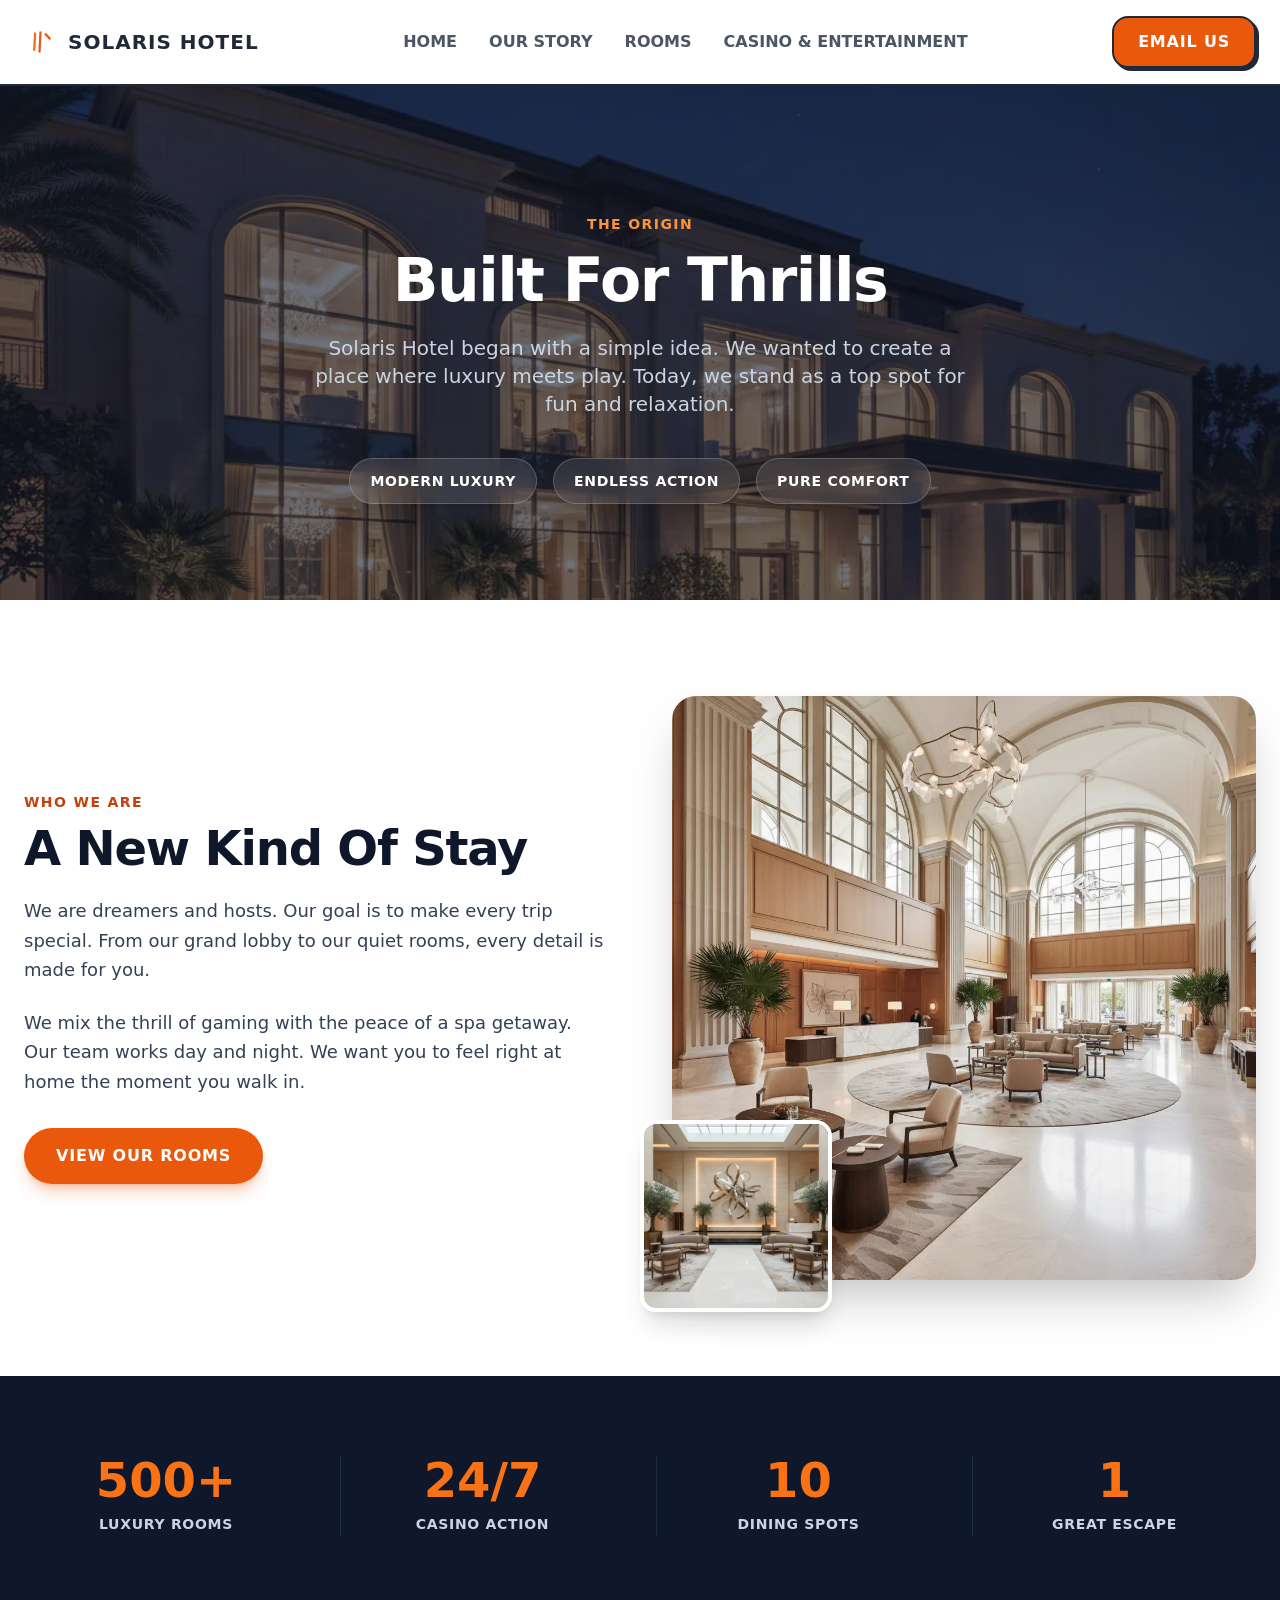
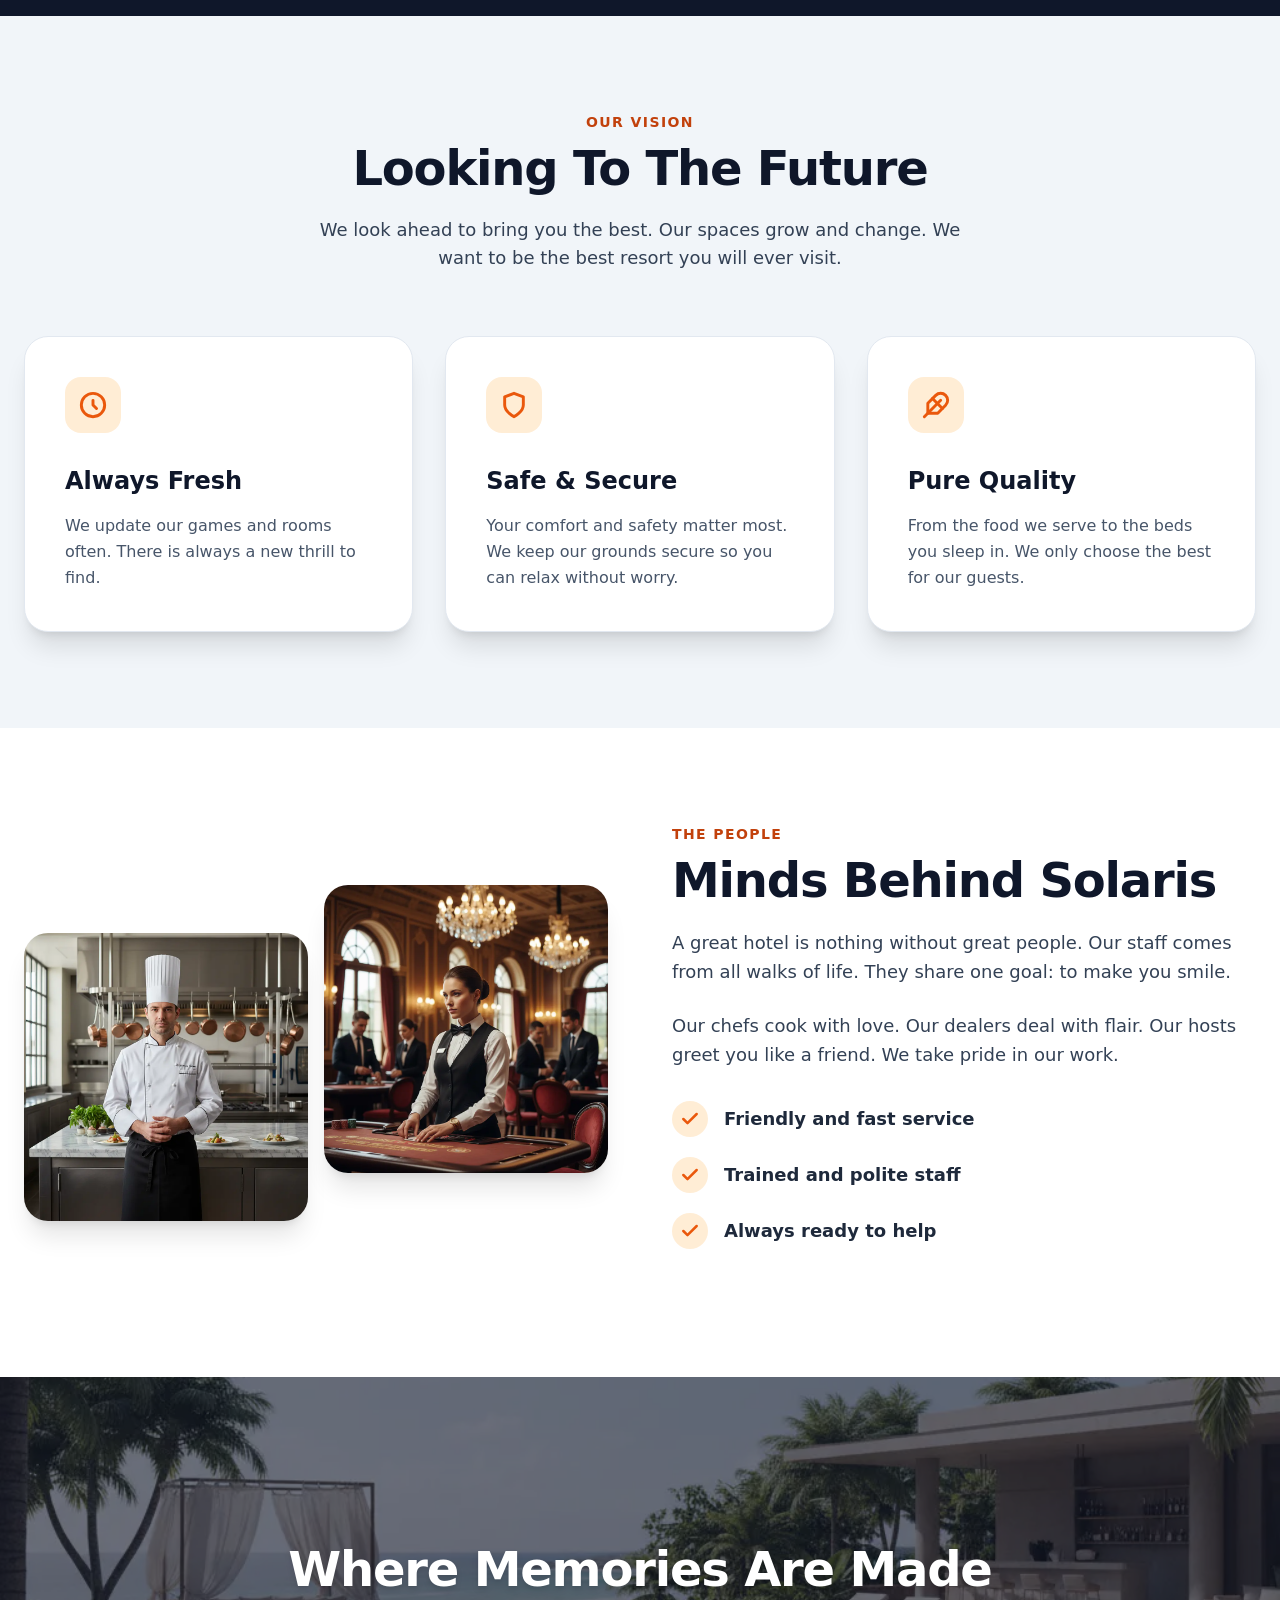
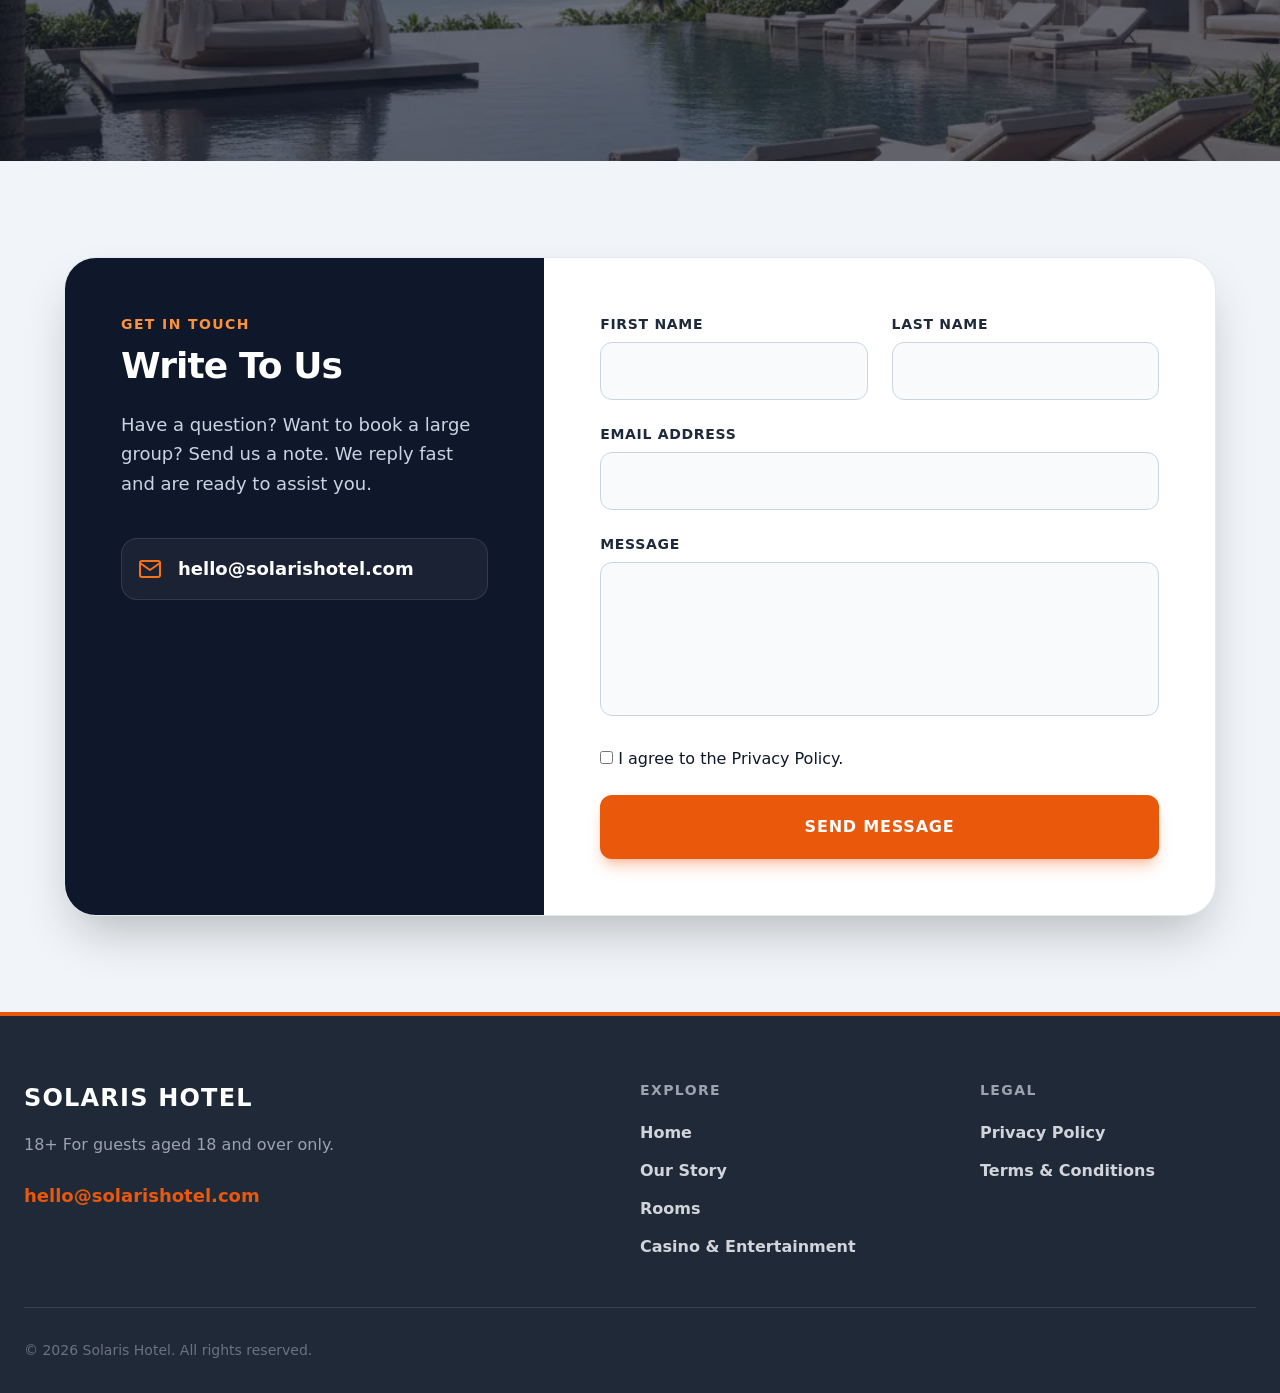
<file: our-story.html>
<!doctype html>
<html data-page="our-story.html" lang="en">
  <head>
    <link rel="stylesheet" href="assets/css/chrome.generated.css" />
    <script defer="" src="assets/js/chrome.generated.js"></script>

    <meta charset="utf-8" />
    <meta name="viewport" content="width=device-width, initial-scale=1" />
    <title>Our Story - Solaris Hotel</title>
    <meta
      name="description"
      content="Discover the story behind Solaris Hotel, a modern luxury resort and casino."
    />
    <link rel="icon" href="assets/brand/favicon.svg" type="image/svg+xml" />
    <meta property="og:title" content="Our Story - Solaris Hotel" />
    <meta
      property="og:description"
      content="Discover the story behind Solaris Hotel, a modern luxury resort and casino."
    />
    <meta property="og:type" content="website" />
    <meta property="og:url" content="https://solarishotel.com/our-story.html" />
    <meta property="og:image" content="assets/img/hero_resort_night.webp" />
    <link rel="stylesheet" href="assets/css/site.css" />
    <link rel="stylesheet" href="assets/css/tailwind.css" />
    <script defer="" src="assets/js/site.js"></script>
    <meta name="twitter:image" content="assets/img/hero_resort_night.webp" />
  </head>
  <body class="bg-slate-50 text-slate-900 font-sans antialiased">
    <header data-chrome="header" class="sh-header">
      <div class="sh-header__inner">
        <a href="index.html" class="sh-brand">
          <svg
            class="brand-logo"
            xmlns="http://www.w3.org/2000/svg"
            width="28"
            height="28"
            viewBox="0 0 24 24"
            aria-hidden="true"
            focusable="false"
          >
            <g transform="rotate(3 12 12)">
              <path
                d="M8 6 L8 18"
                fill="none"
                stroke="currentColor"
                stroke-width="1.7"
                stroke-linecap="square"
                opacity="0.88"
              />
              <path
                d="M12 5 L12 19"
                fill="none"
                stroke="currentColor"
                stroke-width="1.7"
                stroke-linecap="square"
                opacity="1"
              />
              <path
                d="M16 6 L19 9"
                fill="none"
                stroke="currentColor"
                stroke-width="1.7"
                stroke-linecap="square"
                stroke-linejoin="miter"
              />
            </g>
          </svg>
          <span class="sh-brand__text">Solaris Hotel</span>
        </a>
        <nav class="sh-nav sh-nav--desktop" aria-label="Primary">
          <a href="index.html" class="sh-nav__link">Home</a>
          <a
            href="our-story.html"
            class="sh-nav__link is-current"
            aria-current="page"
            >Our Story</a
          >
          <a href="rooms.html" class="sh-nav__link">Rooms</a>
          <a href="casino-entertainment.html" class="sh-nav__link"
            >Casino &amp; Entertainment</a
          >
        </nav>
        <div class="sh-header__actions">
          <a href="mailto:hello@solarishotel.com" class="sh-cta sh-cta--header"
            >Email Us</a
          >
          <button
            type="button"
            class="sh-burger"
            data-burger=""
            aria-expanded="false"
            aria-label="Open menu"
          >
            <span class="sh-burger__line"></span>
            <span class="sh-burger__line"></span>
            <span class="sh-burger__line"></span>
          </button>
        </div>
      </div>
    </header>
    <nav
      class="sh-mobile-nav"
      data-mobile-nav=""
      hidden=""
      aria-label="Mobile menu"
    >
      <div class="sh-mobile-nav__overlay" data-mobile-close=""></div>
      <div class="sh-mobile-nav__panel">
        <div class="sh-mobile-nav__header">
          <span class="sh-mobile-nav__brand">Solaris Hotel</span>
          <button
            type="button"
            class="sh-mobile-nav__close"
            data-mobile-close=""
            aria-label="Close menu"
          >
            <svg
              viewBox="0 0 24 24"
              width="28"
              height="28"
              stroke="currentColor"
              stroke-width="2"
              fill="none"
            >
              <path d="M18 6L6 18M6 6l12 12"></path>
            </svg>
          </button>
        </div>
        <div class="sh-mobile-nav__body">
          <a href="index.html" class="sh-mobile-nav__link">Home</a>
          <a
            href="our-story.html"
            class="sh-mobile-nav__link is-current"
            aria-current="page"
            >Our Story</a
          >
          <a href="rooms.html" class="sh-mobile-nav__link">Rooms</a>
          <a href="casino-entertainment.html" class="sh-mobile-nav__link"
            >Casino &amp; Entertainment</a
          >
        </div>
        <div class="sh-mobile-nav__footer">
          <a href="mailto:hello@solarishotel.com" class="sh-cta sh-cta--mobile"
            >Email Us</a
          >
        </div>
      </div>
    </nav>

    <main>
      <!-- HERO SMALL -->
      <section
        id="hero"
        class="relative bg-slate-900 pt-32 pb-24 px-6 text-center overflow-hidden"
      >
        <div class="absolute inset-0 opacity-40">
          <img
            src="assets/img/hero_resort_night.webp"
            alt="Solaris Hotel at night"
            class="w-full h-full object-cover"
            loading="lazy"
          />
        </div>
        <div class="relative z-10 max-w-3xl mx-auto">
          <span
            class="block text-orange-400 font-extrabold tracking-widest uppercase text-sm mb-4"
            >The Origin</span
          >
          <h1
            class="text-white text-5xl sm:text-6xl font-extrabold tracking-tight mb-6"
          >
            Built For Thrills
          </h1>
          <p
            class="text-slate-300 text-lg sm:text-xl font-medium mb-10 max-w-2xl mx-auto leading-relaxed"
          >
            Solaris Hotel began with a simple idea. We wanted to create a place
            where luxury meets play. Today, we stand as a top spot for fun and
            relaxation.
          </p>
          <div
            class="flex flex-wrap justify-center gap-4 text-sm font-extrabold text-white uppercase tracking-wider"
          >
            <span
              class="bg-white/10 px-5 py-3 rounded-full backdrop-blur-md border border-white/20 shadow-xl"
              >Modern Luxury</span
            >
            <span
              class="bg-white/10 px-5 py-3 rounded-full backdrop-blur-md border border-white/20 shadow-xl"
              >Endless Action</span
            >
            <span
              class="bg-white/10 px-5 py-3 rounded-full backdrop-blur-md border border-white/20 shadow-xl"
              >Pure Comfort</span
            >
          </div>
        </div>
      </section>

      <!-- WHO WE ARE -->
      <section id="who-we-are" class="py-24 px-6 bg-white">
        <div
          class="max-w-7xl mx-auto grid grid-cols-1 lg:grid-cols-2 gap-16 items-center"
        >
          <div class="order-2 lg:order-1">
            <span
              class="block text-orange-700 font-extrabold tracking-widest uppercase text-sm mb-3"
              >Who We Are</span
            >
            <h2
              class="text-slate-900 text-4xl sm:text-5xl font-extrabold tracking-tight mb-6"
            >
              A New Kind Of Stay
            </h2>
            <p class="text-slate-700 text-lg mb-6 leading-relaxed">
              We are dreamers and hosts. Our goal is to make every trip special.
              From our grand lobby to our quiet rooms, every detail is made for
              you.
            </p>
            <p class="text-slate-700 text-lg mb-8 leading-relaxed">
              We mix the thrill of gaming with the peace of a spa getaway. Our
              team works day and night. We want you to feel right at home the
              moment you walk in.
            </p>
            <a
              href="rooms.html"
              class="inline-flex items-center justify-center px-8 py-4 text-base font-extrabold uppercase tracking-wider bg-orange-600 text-white rounded-full hover:bg-orange-700 transition-colors shadow-lg shadow-orange-600/30"
              >View Our Rooms</a
            >
          </div>
          <div class="relative order-1 lg:order-2">
            <img
              src="assets/img/hotel_lobby_grand.webp"
              alt="Grand Lobby"
              class="w-full h-auto rounded-3xl shadow-2xl"
              loading="lazy"
            />
            <div class="absolute -bottom-8 -left-8 w-48 hidden sm:block">
              <img
                src="assets/img/hotel_details_art.webp"
                alt="Lobby Art"
                class="w-full h-auto rounded-2xl shadow-xl border-4 border-white"
                loading="lazy"
              />
            </div>
          </div>
        </div>
      </section>

      <!-- STATS / PROOF MODULE -->
      <section id="stats" class="py-20 px-6 bg-slate-900 text-white">
        <div class="max-w-7xl mx-auto">
          <div
            class="grid grid-cols-2 md:grid-cols-4 gap-8 text-center divide-x divide-slate-700/50"
          >
            <div class="px-4">
              <span
                class="block text-4xl sm:text-5xl font-extrabold text-orange-500 mb-2"
                >500+</span
              >
              <span
                class="text-sm font-extrabold uppercase tracking-wider text-slate-300"
                >Luxury Rooms</span
              >
            </div>
            <div class="px-4">
              <span
                class="block text-4xl sm:text-5xl font-extrabold text-orange-500 mb-2"
                >24/7</span
              >
              <span
                class="text-sm font-extrabold uppercase tracking-wider text-slate-300"
                >Casino Action</span
              >
            </div>
            <div class="px-4">
              <span
                class="block text-4xl sm:text-5xl font-extrabold text-orange-500 mb-2"
                >10</span
              >
              <span
                class="text-sm font-extrabold uppercase tracking-wider text-slate-300"
                >Dining Spots</span
              >
            </div>
            <div class="px-4">
              <span
                class="block text-4xl sm:text-5xl font-extrabold text-orange-500 mb-2"
                >1</span
              >
              <span
                class="text-sm font-extrabold uppercase tracking-wider text-slate-300"
                >Great Escape</span
              >
            </div>
          </div>
        </div>
      </section>

      <!-- OUR VISION -->
      <section id="our-vision" class="py-24 px-6 bg-slate-100">
        <div class="max-w-7xl mx-auto text-center mb-16">
          <span
            class="block text-orange-700 font-extrabold tracking-widest uppercase text-sm mb-3"
            >Our Vision</span
          >
          <h2
            class="text-slate-900 text-4xl sm:text-5xl font-extrabold tracking-tight"
          >
            Looking To The Future
          </h2>
          <p class="text-slate-700 text-lg mt-6 max-w-2xl mx-auto">
            We look ahead to bring you the best. Our spaces grow and change. We
            want to be the best resort you will ever visit.
          </p>
        </div>
        <div class="max-w-7xl mx-auto grid grid-cols-1 md:grid-cols-3 gap-8">
          <div
            class="bg-white p-10 rounded-3xl shadow-xl border border-slate-200"
          >
            <div
              class="w-14 h-14 bg-orange-100 rounded-2xl flex items-center justify-center mb-8 text-orange-600"
            >
              <svg
                class="w-7 h-7"
                viewBox="0 0 24 24"
                fill="none"
                stroke="currentColor"
                stroke-width="2.5"
                stroke-linecap="round"
                stroke-linejoin="round"
              >
                <circle cx="12" cy="12" r="10"></circle>
                <path d="M12 8v4l3 3"></path>
              </svg>
            </div>
            <h3 class="text-2xl font-extrabold text-slate-900 mb-4">
              Always Fresh
            </h3>
            <p class="text-slate-600 leading-relaxed">
              We update our games and rooms often. There is always a new thrill
              to find.
            </p>
          </div>
          <div
            class="bg-white p-10 rounded-3xl shadow-xl border border-slate-200"
          >
            <div
              class="w-14 h-14 bg-orange-100 rounded-2xl flex items-center justify-center mb-8 text-orange-600"
            >
              <svg
                class="w-7 h-7"
                viewBox="0 0 24 24"
                fill="none"
                stroke="currentColor"
                stroke-width="2.5"
                stroke-linecap="round"
                stroke-linejoin="round"
              >
                <path d="M12 22s8-4 8-10V5l-8-3-8 3v7c0 6 8 10 8 10z"></path>
              </svg>
            </div>
            <h3 class="text-2xl font-extrabold text-slate-900 mb-4">
              Safe &amp; Secure
            </h3>
            <p class="text-slate-600 leading-relaxed">
              Your comfort and safety matter most. We keep our grounds secure so
              you can relax without worry.
            </p>
          </div>
          <div
            class="bg-white p-10 rounded-3xl shadow-xl border border-slate-200"
          >
            <div
              class="w-14 h-14 bg-orange-100 rounded-2xl flex items-center justify-center mb-8 text-orange-600"
            >
              <svg
                class="w-7 h-7"
                viewBox="0 0 24 24"
                fill="none"
                stroke="currentColor"
                stroke-width="2.5"
                stroke-linecap="round"
                stroke-linejoin="round"
              >
                <path
                  d="M20.24 12.24a6 6 0 0 0-8.49-8.49L5 10.5V19h8.5z"
                ></path>
                <line x1="16" y1="8" x2="2" y2="22"></line>
                <line x1="17.5" y1="15" x2="9" y2="6.5"></line>
              </svg>
            </div>
            <h3 class="text-2xl font-extrabold text-slate-900 mb-4">
              Pure Quality
            </h3>
            <p class="text-slate-600 leading-relaxed">
              From the food we serve to the beds you sleep in. We only choose
              the best for our guests.
            </p>
          </div>
        </div>
      </section>

      <!-- THE PEOPLE -->
      <section id="the-people" class="py-24 px-6 bg-white">
        <div class="max-w-7xl mx-auto">
          <div class="flex flex-col md:flex-row gap-16 items-center">
            <div
              class="w-full md:w-1/2 order-2 md:order-1 grid grid-cols-2 gap-4"
            >
              <img
                src="assets/img/chef_cooking.webp"
                alt="Our Chef"
                class="w-full h-72 object-cover rounded-3xl shadow-xl mt-12"
                loading="lazy"
              />
              <img
                src="assets/img/casino_dealer.webp"
                alt="Casino Dealer"
                class="w-full h-72 object-cover rounded-3xl shadow-xl"
                loading="lazy"
              />
            </div>
            <div class="w-full md:w-1/2 order-1 md:order-2">
              <span
                class="block text-orange-700 font-extrabold tracking-widest uppercase text-sm mb-3"
                >The People</span
              >
              <h2
                class="text-slate-900 text-4xl sm:text-5xl font-extrabold tracking-tight mb-6"
              >
                Minds Behind Solaris
              </h2>
              <p class="text-slate-700 text-lg mb-6 leading-relaxed">
                A great hotel is nothing without great people. Our staff comes
                from all walks of life. They share one goal: to make you smile.
              </p>
              <p class="text-slate-700 text-lg mb-8 leading-relaxed">
                Our chefs cook with love. Our dealers deal with flair. Our hosts
                greet you like a friend. We take pride in our work.
              </p>
              <ul class="space-y-5 mb-8">
                <li class="flex items-center text-slate-800 text-lg font-bold">
                  <span class="bg-orange-100 p-2 rounded-full mr-4">
                    <svg
                      class="w-5 h-5 text-orange-600 flex-shrink-0"
                      viewBox="0 0 24 24"
                      fill="none"
                      stroke="currentColor"
                      stroke-width="3"
                      stroke-linecap="round"
                      stroke-linejoin="round"
                    >
                      <polyline points="20 6 9 17 4 12"></polyline>
                    </svg>
                  </span>
                  Friendly and fast service
                </li>
                <li class="flex items-center text-slate-800 text-lg font-bold">
                  <span class="bg-orange-100 p-2 rounded-full mr-4">
                    <svg
                      class="w-5 h-5 text-orange-600 flex-shrink-0"
                      viewBox="0 0 24 24"
                      fill="none"
                      stroke="currentColor"
                      stroke-width="3"
                      stroke-linecap="round"
                      stroke-linejoin="round"
                    >
                      <polyline points="20 6 9 17 4 12"></polyline>
                    </svg>
                  </span>
                  Trained and polite staff
                </li>
                <li class="flex items-center text-slate-800 text-lg font-bold">
                  <span class="bg-orange-100 p-2 rounded-full mr-4">
                    <svg
                      class="w-5 h-5 text-orange-600 flex-shrink-0"
                      viewBox="0 0 24 24"
                      fill="none"
                      stroke="currentColor"
                      stroke-width="3"
                      stroke-linecap="round"
                      stroke-linejoin="round"
                    >
                      <polyline points="20 6 9 17 4 12"></polyline>
                    </svg>
                  </span>
                  Always ready to help
                </li>
              </ul>
            </div>
          </div>
        </div>
      </section>

      <!-- VISUAL BREAK -->
      <section id="gallery-break" class="py-0">
        <div class="w-full h-80 sm:h-96 relative">
          <img
            src="assets/img/pool_aerial_view.webp"
            alt="Pool Area"
            class="w-full h-full object-cover"
            loading="lazy"
          />
          <div
            class="absolute inset-0 bg-slate-900/60 flex items-center justify-center"
          >
            <h2
              class="text-white text-3xl sm:text-5xl font-extrabold tracking-tight px-6 text-center drop-shadow-md"
            >
              Where Memories Are Made
            </h2>
          </div>
        </div>
      </section>

      <!-- CONTACT CTA ZONE -->
      <section id="contact" class="py-24 px-6 bg-slate-100">
        <div
          class="max-w-6xl mx-auto bg-white rounded-[2rem] shadow-2xl overflow-hidden border border-slate-200"
        >
          <div class="flex flex-col md:flex-row">
            <div
              class="w-full md:w-5/12 bg-slate-900 text-white p-10 sm:p-14 flex flex-col justify-between"
            >
              <div>
                <span
                  class="block text-orange-400 font-extrabold tracking-widest uppercase text-sm mb-3"
                  >Get In Touch</span
                >
                <h2
                  class="text-3xl sm:text-4xl font-extrabold tracking-tight mb-6"
                >
                  Write To Us
                </h2>
                <p class="text-slate-300 text-lg mb-10 leading-relaxed">
                  Have a question? Want to book a large group? Send us a note.
                  We reply fast and are ready to assist you.
                </p>
                <div
                  class="flex items-center mt-4 bg-white/5 p-4 rounded-2xl border border-white/10"
                >
                  <svg
                    class="w-6 h-6 text-orange-500 mr-4"
                    viewBox="0 0 24 24"
                    fill="none"
                    stroke="currentColor"
                    stroke-width="2"
                    stroke-linecap="round"
                    stroke-linejoin="round"
                  >
                    <path
                      d="M4 4h16c1.1 0 2 .9 2 2v12c0 1.1-.9 2-2 2H4c-1.1 0-2-.9-2-2V6c0-1.1.9-2 2-2z"
                    ></path>
                    <polyline points="22,6 12,13 2,6"></polyline>
                  </svg>
                  <a
                    href="mailto:hello@solarishotel.com"
                    class="text-white text-lg font-bold hover:text-orange-400 transition-colors"
                    >hello@solarishotel.com</a
                  >
                </div>
              </div>
            </div>
            <div class="w-full md:w-7/12 p-10 sm:p-14">
              <form action="thanks_form.php" method="post" class="space-y-6">
                <div class="grid grid-cols-1 sm:grid-cols-2 gap-6">
                  <div>
                    <label
                      for="fname"
                      class="block text-sm font-bold text-slate-800 uppercase tracking-wider mb-2"
                      >First Name</label
                    >
                    <input
                      type="text"
                      id="fname"
                      name="fname"
                      required=""
                      class="w-full px-5 py-4 bg-slate-50 border border-slate-300 text-slate-900 rounded-xl focus:outline-none focus:ring-2 focus:ring-orange-500 focus:border-transparent transition-all"
                    />
                  </div>
                  <div>
                    <label
                      for="lname"
                      class="block text-sm font-bold text-slate-800 uppercase tracking-wider mb-2"
                      >Last Name</label
                    >
                    <input
                      type="text"
                      id="lname"
                      name="lname"
                      required=""
                      class="w-full px-5 py-4 bg-slate-50 border border-slate-300 text-slate-900 rounded-xl focus:outline-none focus:ring-2 focus:ring-orange-500 focus:border-transparent transition-all"
                    />
                  </div>
                </div>
                <div>
                  <label
                    for="email"
                    class="block text-sm font-bold text-slate-800 uppercase tracking-wider mb-2"
                    >Email Address</label
                  >
                  <input
                    type="email"
                    id="email"
                    name="email"
                    required=""
                    class="w-full px-5 py-4 bg-slate-50 border border-slate-300 text-slate-900 rounded-xl focus:outline-none focus:ring-2 focus:ring-orange-500 focus:border-transparent transition-all"
                  />
                </div>
                <div>
                  <label
                    for="message"
                    class="block text-sm font-bold text-slate-800 uppercase tracking-wider mb-2"
                    >Message</label
                  >
                  <textarea
                    id="message"
                    name="message"
                    rows="5"
                    required=""
                    class="w-full px-5 py-4 bg-slate-50 border border-slate-300 text-slate-900 rounded-xl focus:outline-none focus:ring-2 focus:ring-orange-500 focus:border-transparent transition-all resize-none"
                  ></textarea>
                </div>
                <div class="form-privacy">
                  <label class="privacy-label">
                    <input type="checkbox" name="privacyAccepted" required="" />
                    <span
                      >I agree to the
                      <a
                        href="privacy-policy.html"
                        target="_blank"
                        rel="noopener"
                        >Privacy Policy</a
                      >.</span
                    >
                  </label>
                </div>
                <button
                  type="submit"
                  class="w-full inline-flex items-center justify-center px-8 py-5 text-base font-extrabold uppercase tracking-wider bg-orange-600 text-white rounded-xl hover:bg-orange-700 transition-colors shadow-lg shadow-orange-600/30"
                >
                  Send Message
                </button>
              </form>
            </div>
          </div>
        </div>
      </section>
    </main>

    <footer data-chrome="footer" class="sh-footer">
      <div class="sh-footer__inner">
        <div class="sh-footer__top">
          <div class="sh-footer__brand-col">
            <strong class="sh-footer__brand">Solaris Hotel</strong>
            <p class="sh-footer__desc">
              18+ For guests aged 18 and over only.
            </p>
            <div class="sh-footer__contact">
              <a href="mailto:hello@solarishotel.com" class="sh-footer__email"
                >hello@solarishotel.com</a
              >
            </div>
          </div>
          <div class="sh-footer__nav-col">
            <span class="sh-footer__title">Explore</span>
            <nav class="sh-footer__nav">
              <a href="index.html" class="sh-footer__link">Home</a>
              <a href="our-story.html" class="sh-footer__link">Our Story</a>
              <a href="rooms.html" class="sh-footer__link">Rooms</a>
              <a href="casino-entertainment.html" class="sh-footer__link"
                >Casino &amp; Entertainment</a
              >
            </nav>
          </div>
          <div class="sh-footer__nav-col">
            <span class="sh-footer__title">Legal</span>
            <nav class="sh-footer__nav">
              <a href="privacy-policy.html" class="sh-footer__link"
                >Privacy Policy</a
              >
              <a href="terms-conditions.html" class="sh-footer__link"
                >Terms &amp; Conditions</a
              >
            </nav>
          </div>
        </div>
        <div class="sh-footer__bottom">
          <p class="sh-footer__copy">
            © 2026 Solaris Hotel. All rights reserved.
          </p>
        </div>
      </div>
    </footer>
  </body>
</html>
</file>
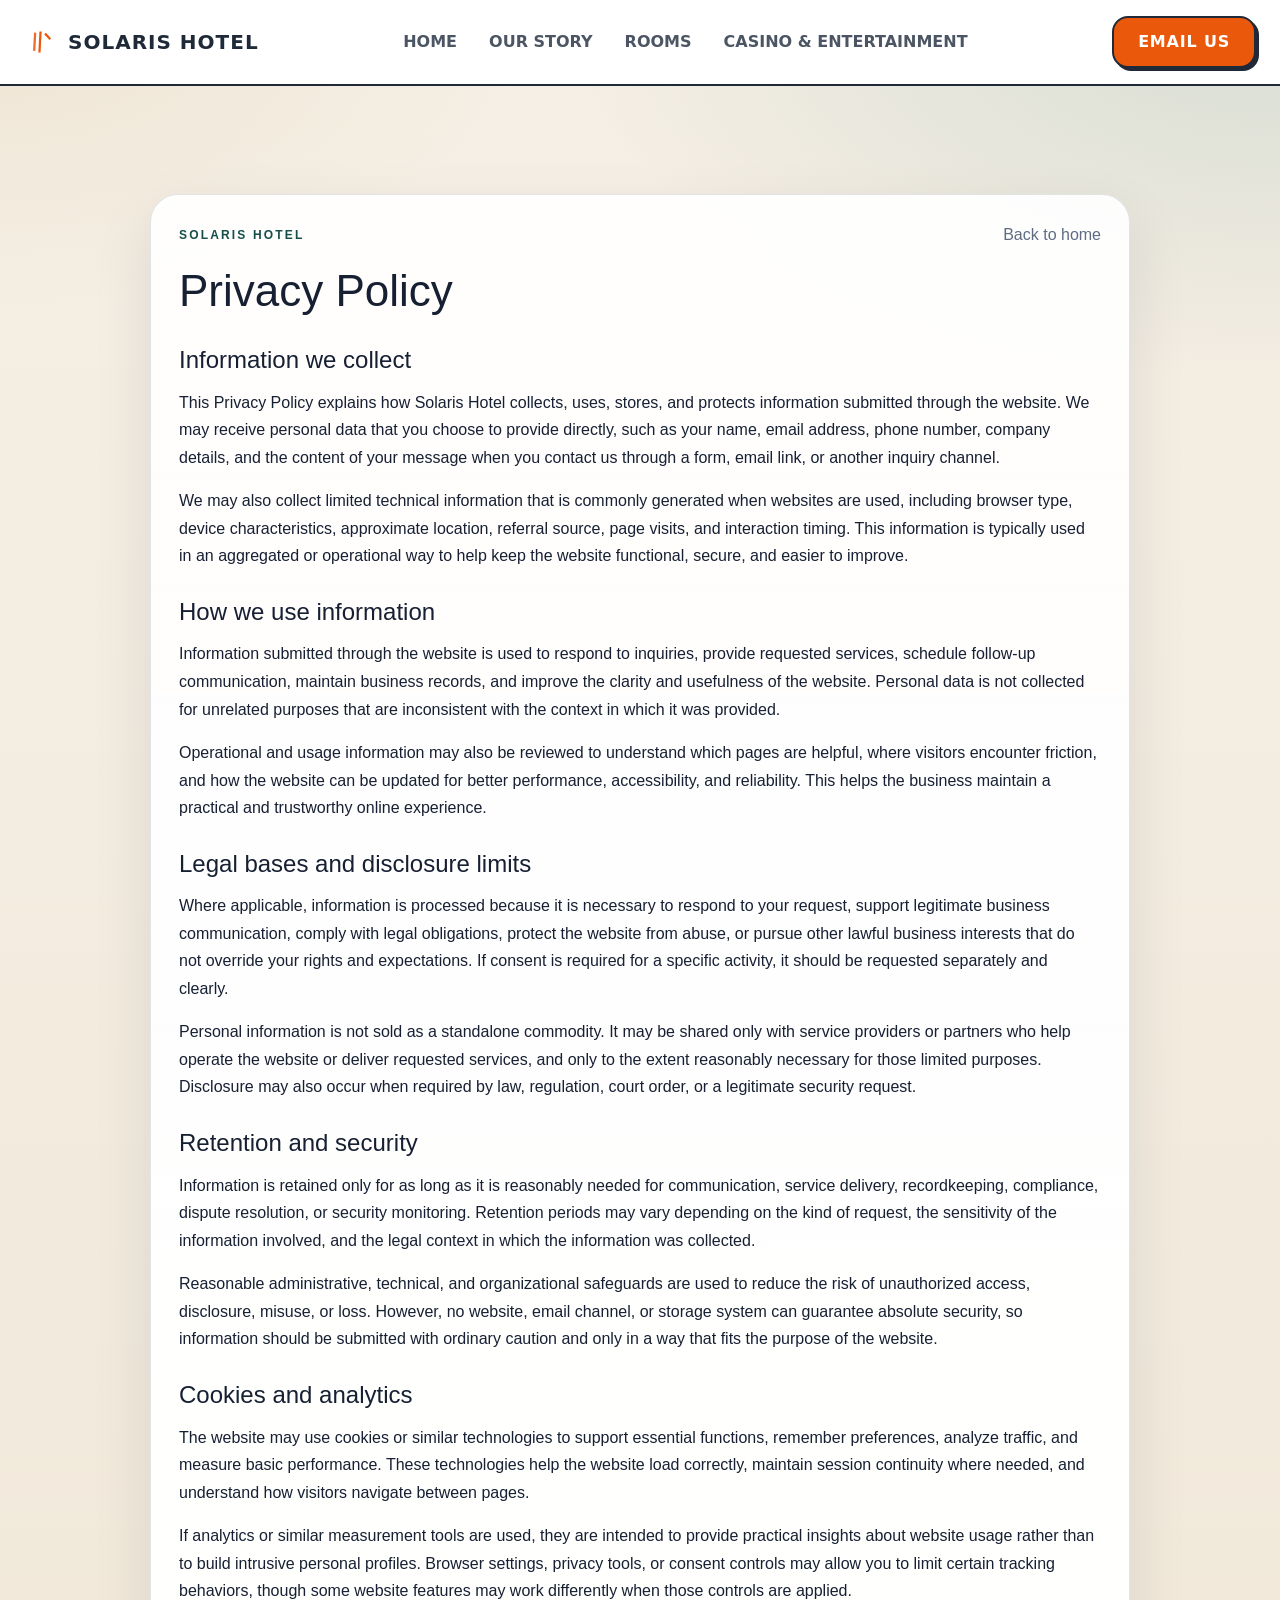
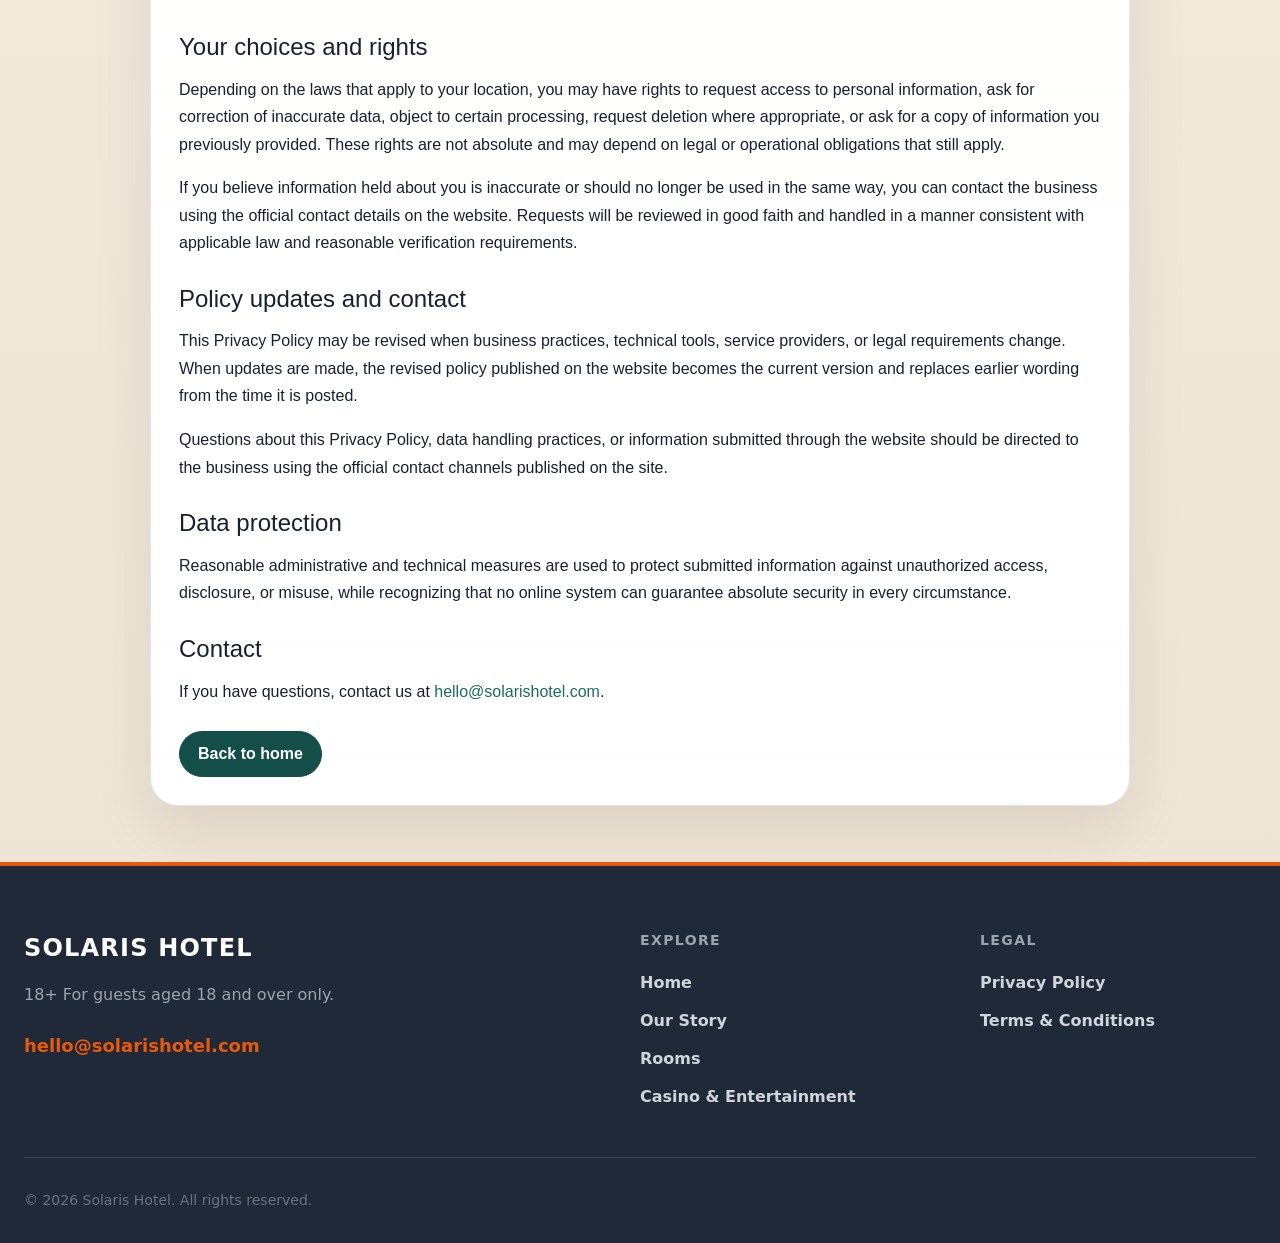
<file: privacy-policy.html>
<!doctype html>
<html data-page="privacy-policy.html" lang="en">
  <head>
    <link rel="stylesheet" href="assets/css/chrome.generated.css" />
    <script defer="" src="assets/js/chrome.generated.js"></script>

    <meta charset="utf-8" />
    <meta name="viewport" content="width=device-width, initial-scale=1" />
    <title>Privacy Policy - Solaris Hotel</title>
    <meta
      name="description"
      content="Read the Privacy Policy for Solaris Hotel, including how website information is collected, used, and protected."
    />
    <meta name="robots" content="noindex, follow" />
    <link rel="icon" href="assets/brand/favicon.svg" type="image/svg+xml" />
    <link rel="stylesheet" href="assets/css/site.css" />
    <link rel="stylesheet" href="assets/css/tailwind.css" />
    <script defer="" src="assets/js/site.js"></script>
    <link rel="stylesheet" href="assets/css/special-pages.css" />
    <meta property="og:image" content="assets/img/casino_baccarat.webp" />
    <meta name="twitter:image" content="assets/img/casino_baccarat.webp" />
    <meta property="og:title" content="Privacy Policy - Solaris Hotel" />
    <meta
      property="og:description"
      content="Read the Privacy Policy for Solaris Hotel, including how website information is collected, used, and protected."
    />
    <meta property="og:type" content="website" />
    <meta
      property="og:url"
      content="https://solarishotel.com/privacy-policy.html"
    />
  </head>
  <body class="utility-page utility-page--privacy utility-page--with-header">
    <header data-chrome="header" class="sh-header">
      <div class="sh-header__inner">
        <a href="index.html" class="sh-brand">
          <svg
            class="brand-logo"
            xmlns="http://www.w3.org/2000/svg"
            width="28"
            height="28"
            viewBox="0 0 24 24"
            aria-hidden="true"
            focusable="false"
          >
            <g transform="rotate(3 12 12)">
              <path
                d="M8 6 L8 18"
                fill="none"
                stroke="currentColor"
                stroke-width="1.7"
                stroke-linecap="square"
                opacity="0.88"
              />
              <path
                d="M12 5 L12 19"
                fill="none"
                stroke="currentColor"
                stroke-width="1.7"
                stroke-linecap="square"
                opacity="1"
              />
              <path
                d="M16 6 L19 9"
                fill="none"
                stroke="currentColor"
                stroke-width="1.7"
                stroke-linecap="square"
                stroke-linejoin="miter"
              />
            </g>
          </svg>
          <span class="sh-brand__text">Solaris Hotel</span>
        </a>
        <nav class="sh-nav sh-nav--desktop" aria-label="Primary">
          <a href="index.html" class="sh-nav__link">Home</a>
          <a href="our-story.html" class="sh-nav__link">Our Story</a>
          <a href="rooms.html" class="sh-nav__link">Rooms</a>
          <a href="casino-entertainment.html" class="sh-nav__link"
            >Casino &amp; Entertainment</a
          >
        </nav>
        <div class="sh-header__actions">
          <a href="mailto:hello@solarishotel.com" class="sh-cta sh-cta--header"
            >Email Us</a
          >
          <button
            type="button"
            class="sh-burger"
            data-burger=""
            aria-expanded="false"
            aria-label="Open menu"
          >
            <span class="sh-burger__line"></span>
            <span class="sh-burger__line"></span>
            <span class="sh-burger__line"></span>
          </button>
        </div>
      </div>
    </header>
    <nav
      class="sh-mobile-nav"
      data-mobile-nav=""
      hidden=""
      aria-label="Mobile menu"
    >
      <div class="sh-mobile-nav__overlay" data-mobile-close=""></div>
      <div class="sh-mobile-nav__panel">
        <div class="sh-mobile-nav__header">
          <span class="sh-mobile-nav__brand">Solaris Hotel</span>
          <button
            type="button"
            class="sh-mobile-nav__close"
            data-mobile-close=""
            aria-label="Close menu"
          >
            <svg
              viewBox="0 0 24 24"
              width="28"
              height="28"
              stroke="currentColor"
              stroke-width="2"
              fill="none"
            >
              <path d="M18 6L6 18M6 6l12 12"></path>
            </svg>
          </button>
        </div>
        <div class="sh-mobile-nav__body">
          <a href="index.html" class="sh-mobile-nav__link">Home</a>
          <a href="our-story.html" class="sh-mobile-nav__link">Our Story</a>
          <a href="rooms.html" class="sh-mobile-nav__link">Rooms</a>
          <a href="casino-entertainment.html" class="sh-mobile-nav__link"
            >Casino &amp; Entertainment</a
          >
        </div>
        <div class="sh-mobile-nav__footer">
          <a href="mailto:hello@solarishotel.com" class="sh-cta sh-cta--mobile"
            >Email Us</a
          >
        </div>
      </div>
    </nav>

    <main class="utility-shell">
      <section class="utility-card">
        <div class="utility-meta">
          <p class="utility-kicker">Solaris Hotel</p>
          <a class="utility-link" href="index.html">Back to home</a>
        </div>
        <article class="utility-prose">
          <h1>Privacy Policy</h1>
          <h2>Information we collect</h2>
          <p>
            This Privacy Policy explains how Solaris Hotel collects, uses,
            stores, and protects information submitted through the website. We
            may receive personal data that you choose to provide directly, such
            as your name, email address, phone number, company details, and the
            content of your message when you contact us through a form, email
            link, or another inquiry channel.
          </p>
          <p>
            We may also collect limited technical information that is commonly
            generated when websites are used, including browser type, device
            characteristics, approximate location, referral source, page visits,
            and interaction timing. This information is typically used in an
            aggregated or operational way to help keep the website functional,
            secure, and easier to improve.
          </p>
          <h2>How we use information</h2>
          <p>
            Information submitted through the website is used to respond to
            inquiries, provide requested services, schedule follow-up
            communication, maintain business records, and improve the clarity
            and usefulness of the website. Personal data is not collected for
            unrelated purposes that are inconsistent with the context in which
            it was provided.
          </p>
          <p>
            Operational and usage information may also be reviewed to understand
            which pages are helpful, where visitors encounter friction, and how
            the website can be updated for better performance, accessibility,
            and reliability. This helps the business maintain a practical and
            trustworthy online experience.
          </p>
          <h2>Legal bases and disclosure limits</h2>
          <p>
            Where applicable, information is processed because it is necessary
            to respond to your request, support legitimate business
            communication, comply with legal obligations, protect the website
            from abuse, or pursue other lawful business interests that do not
            override your rights and expectations. If consent is required for a
            specific activity, it should be requested separately and clearly.
          </p>
          <p>
            Personal information is not sold as a standalone commodity. It may
            be shared only with service providers or partners who help operate
            the website or deliver requested services, and only to the extent
            reasonably necessary for those limited purposes. Disclosure may also
            occur when required by law, regulation, court order, or a legitimate
            security request.
          </p>
          <h2>Retention and security</h2>
          <p>
            Information is retained only for as long as it is reasonably needed
            for communication, service delivery, recordkeeping, compliance,
            dispute resolution, or security monitoring. Retention periods may
            vary depending on the kind of request, the sensitivity of the
            information involved, and the legal context in which the information
            was collected.
          </p>
          <p>
            Reasonable administrative, technical, and organizational safeguards
            are used to reduce the risk of unauthorized access, disclosure,
            misuse, or loss. However, no website, email channel, or storage
            system can guarantee absolute security, so information should be
            submitted with ordinary caution and only in a way that fits the
            purpose of the website.
          </p>
          <h2>Cookies and analytics</h2>
          <p>
            The website may use cookies or similar technologies to support
            essential functions, remember preferences, analyze traffic, and
            measure basic performance. These technologies help the website load
            correctly, maintain session continuity where needed, and understand
            how visitors navigate between pages.
          </p>
          <p>
            If analytics or similar measurement tools are used, they are
            intended to provide practical insights about website usage rather
            than to build intrusive personal profiles. Browser settings, privacy
            tools, or consent controls may allow you to limit certain tracking
            behaviors, though some website features may work differently when
            those controls are applied.
          </p>
          <h2>Your choices and rights</h2>
          <p>
            Depending on the laws that apply to your location, you may have
            rights to request access to personal information, ask for correction
            of inaccurate data, object to certain processing, request deletion
            where appropriate, or ask for a copy of information you previously
            provided. These rights are not absolute and may depend on legal or
            operational obligations that still apply.
          </p>
          <p>
            If you believe information held about you is inaccurate or should no
            longer be used in the same way, you can contact the business using
            the official contact details on the website. Requests will be
            reviewed in good faith and handled in a manner consistent with
            applicable law and reasonable verification requirements.
          </p>
          <h2>Policy updates and contact</h2>
          <p>
            This Privacy Policy may be revised when business practices,
            technical tools, service providers, or legal requirements change.
            When updates are made, the revised policy published on the website
            becomes the current version and replaces earlier wording from the
            time it is posted.
          </p>
          <p>
            Questions about this Privacy Policy, data handling practices, or
            information submitted through the website should be directed to the
            business using the official contact channels published on the site.
          </p>
          <h2>Data protection</h2>
          <p>
            Reasonable administrative and technical measures are used to protect
            submitted information against unauthorized access, disclosure, or
            misuse, while recognizing that no online system can guarantee
            absolute security in every circumstance.
          </p>
          <h2>Contact</h2>
          <p>
            If you have questions, contact us at
            <a href="mailto:hello@solarishotel.com">hello@solarishotel.com</a>.
          </p>
        </article>
        <div class="utility-actions">
          <a class="utility-button" href="index.html">Back to home</a>
        </div>
      </section>
    </main>

    <footer data-chrome="footer" class="sh-footer">
      <div class="sh-footer__inner">
        <div class="sh-footer__top">
          <div class="sh-footer__brand-col">
            <strong class="sh-footer__brand">Solaris Hotel</strong>
            <p class="sh-footer__desc">
              18+ For guests aged 18 and over only.
            </p>
            <div class="sh-footer__contact">
              <a href="mailto:hello@solarishotel.com" class="sh-footer__email"
                >hello@solarishotel.com</a
              >
            </div>
          </div>
          <div class="sh-footer__nav-col">
            <span class="sh-footer__title">Explore</span>
            <nav class="sh-footer__nav">
              <a href="index.html" class="sh-footer__link">Home</a>
              <a href="our-story.html" class="sh-footer__link">Our Story</a>
              <a href="rooms.html" class="sh-footer__link">Rooms</a>
              <a href="casino-entertainment.html" class="sh-footer__link"
                >Casino &amp; Entertainment</a
              >
            </nav>
          </div>
          <div class="sh-footer__nav-col">
            <span class="sh-footer__title">Legal</span>
            <nav class="sh-footer__nav">
              <a href="privacy-policy.html" class="sh-footer__link"
                >Privacy Policy</a
              >
              <a href="terms-conditions.html" class="sh-footer__link"
                >Terms &amp; Conditions</a
              >
            </nav>
          </div>
        </div>
        <div class="sh-footer__bottom">
          <p class="sh-footer__copy">
            © 2026 Solaris Hotel. All rights reserved.
          </p>
        </div>
      </div>
    </footer>
  </body>
</html>
</file>
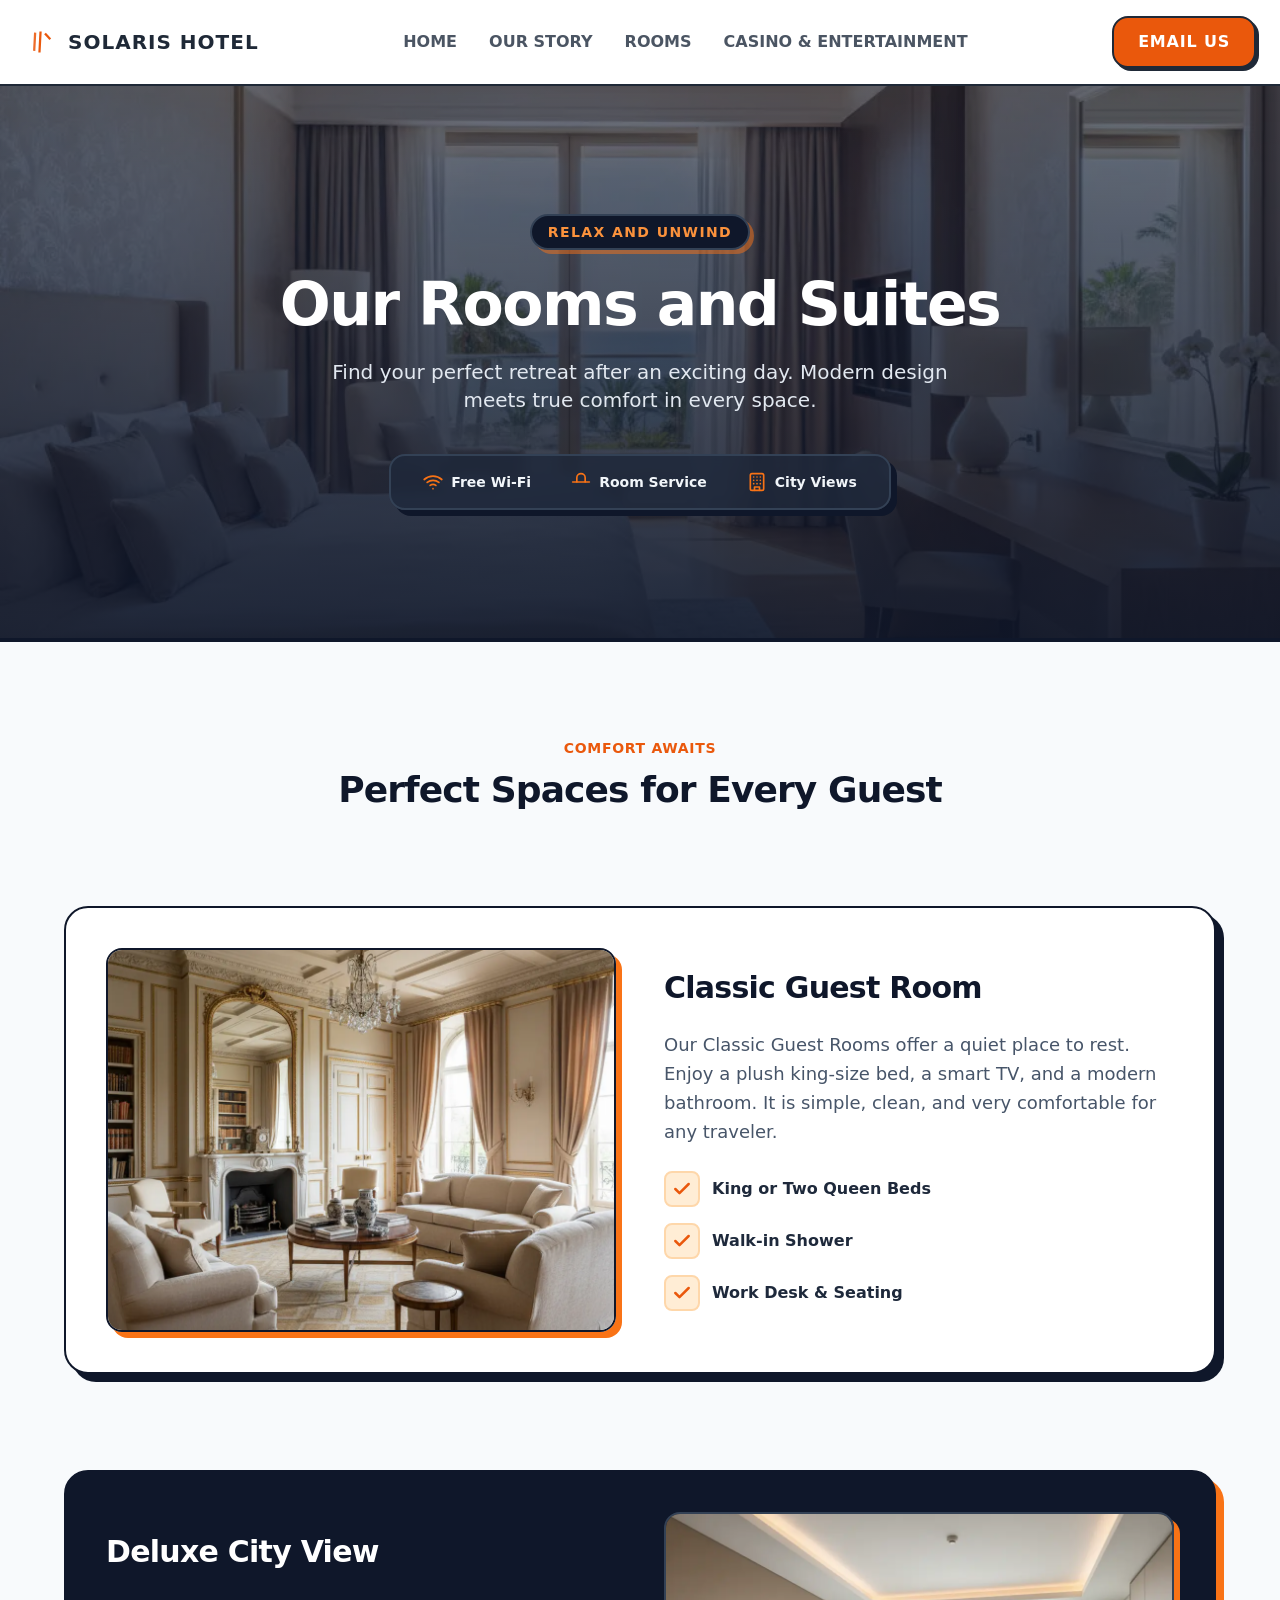
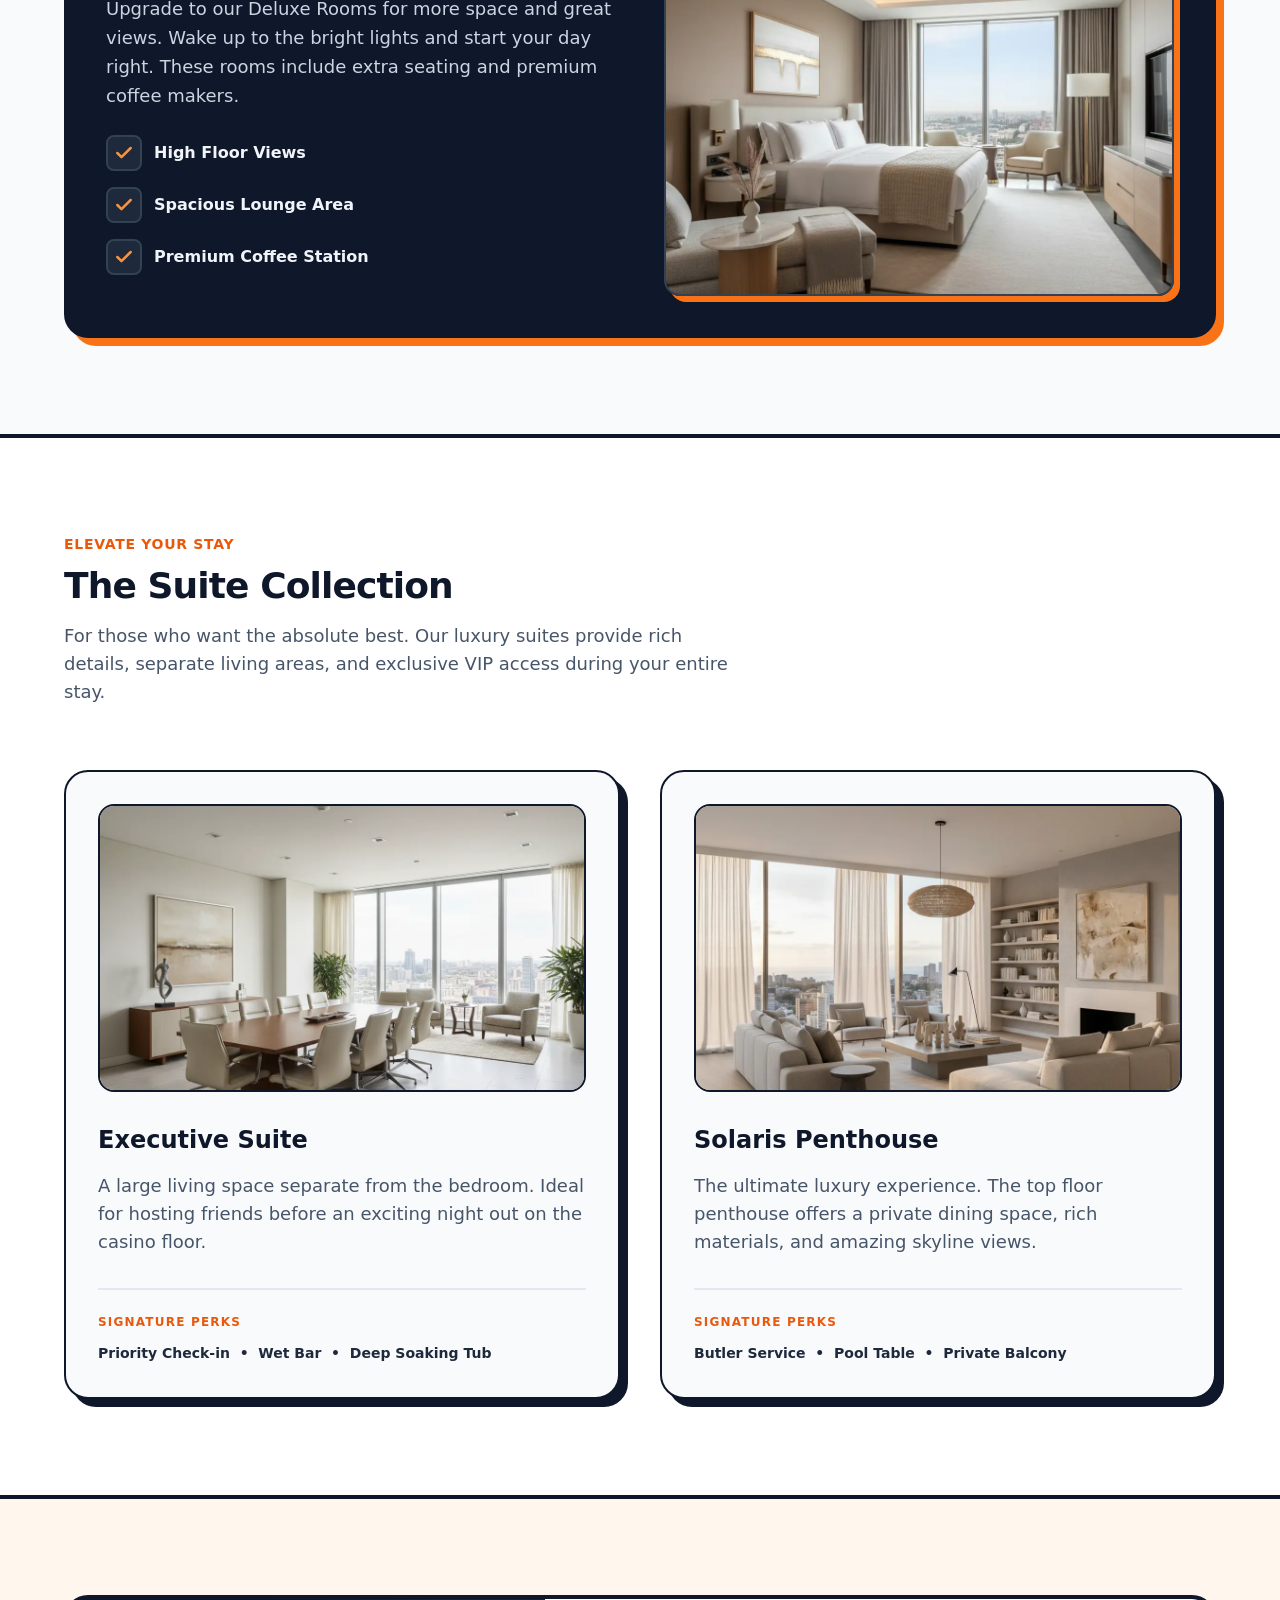
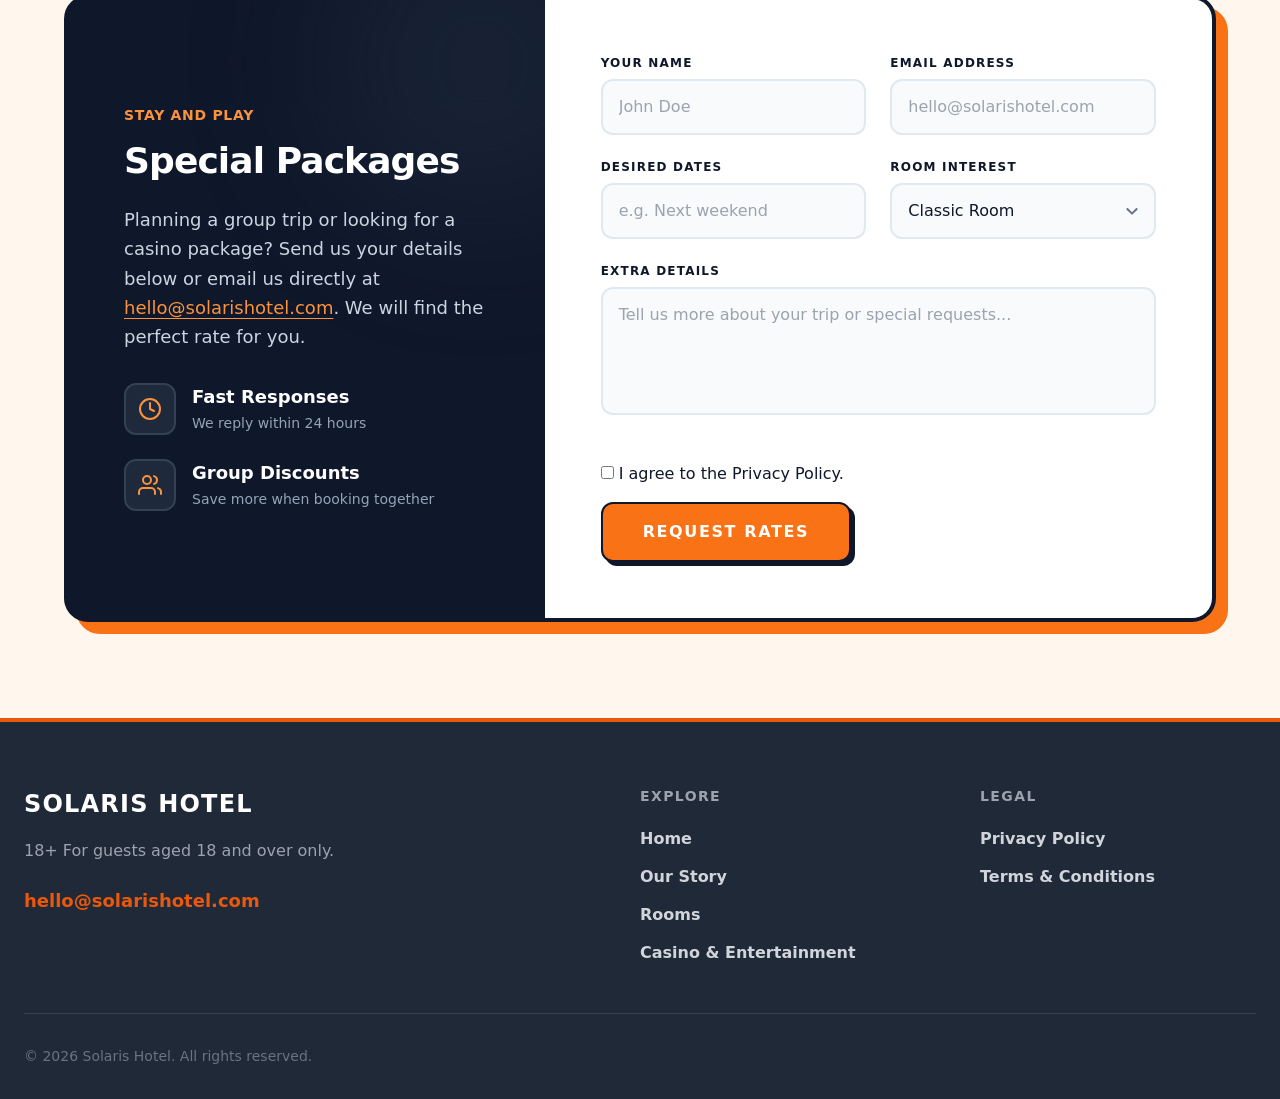
<file: rooms.html>
<!doctype html>
<html data-page="rooms.html" lang="en">
  <head>
    <link rel="stylesheet" href="assets/css/chrome.generated.css" />
    <script defer="" src="assets/js/chrome.generated.js"></script>

    <meta charset="utf-8" />
    <meta name="viewport" content="width=device-width, initial-scale=1" />
    <title>Rooms &amp; Suites | Solaris Hotel</title>
    <meta
      name="description"
      content="Discover our luxury rooms and premium suites at Solaris Hotel. Find the perfect retreat with modern design, exceptional comfort, and VIP access."
    />
    <link rel="icon" href="assets/brand/favicon.svg" type="image/svg+xml" />
    <meta property="og:title" content="Rooms &amp; Suites | Solaris Hotel" />
    <meta
      property="og:description"
      content="Discover our luxury rooms and premium suites at Solaris Hotel. Find the perfect retreat with modern design, exceptional comfort, and VIP access."
    />
    <meta property="og:type" content="website" />
    <meta property="og:url" content="https://solarishotel.com/rooms.html" />
    <meta property="og:image" content="assets/img/hero_abstract.webp" />
    <link rel="stylesheet" href="assets/css/site.css" />
    <link rel="stylesheet" href="assets/css/tailwind.css" />
    <script defer="" src="assets/js/site.js"></script>
    <meta name="twitter:image" content="assets/img/hero_abstract.webp" />
  </head>
  <body
    class="bg-slate-50 font-sans text-slate-900 antialiased selection:bg-orange-500 selection:text-white"
  >
    <header data-chrome="header" class="sh-header">
      <div class="sh-header__inner">
        <a href="index.html" class="sh-brand">
          <svg
            class="brand-logo"
            xmlns="http://www.w3.org/2000/svg"
            width="28"
            height="28"
            viewBox="0 0 24 24"
            aria-hidden="true"
            focusable="false"
          >
            <g transform="rotate(3 12 12)">
              <path
                d="M8 6 L8 18"
                fill="none"
                stroke="currentColor"
                stroke-width="1.7"
                stroke-linecap="square"
                opacity="0.88"
              />
              <path
                d="M12 5 L12 19"
                fill="none"
                stroke="currentColor"
                stroke-width="1.7"
                stroke-linecap="square"
                opacity="1"
              />
              <path
                d="M16 6 L19 9"
                fill="none"
                stroke="currentColor"
                stroke-width="1.7"
                stroke-linecap="square"
                stroke-linejoin="miter"
              />
            </g>
          </svg>
          <span class="sh-brand__text">Solaris Hotel</span>
        </a>
        <nav class="sh-nav sh-nav--desktop" aria-label="Primary">
          <a href="index.html" class="sh-nav__link">Home</a>
          <a href="our-story.html" class="sh-nav__link">Our Story</a>
          <a
            href="rooms.html"
            class="sh-nav__link is-current"
            aria-current="page"
            >Rooms</a
          >
          <a href="casino-entertainment.html" class="sh-nav__link"
            >Casino &amp; Entertainment</a
          >
        </nav>
        <div class="sh-header__actions">
          <a href="mailto:hello@solarishotel.com" class="sh-cta sh-cta--header"
            >Email Us</a
          >
          <button
            type="button"
            class="sh-burger"
            data-burger=""
            aria-expanded="false"
            aria-label="Open menu"
          >
            <span class="sh-burger__line"></span>
            <span class="sh-burger__line"></span>
            <span class="sh-burger__line"></span>
          </button>
        </div>
      </div>
    </header>
    <nav
      class="sh-mobile-nav"
      data-mobile-nav=""
      hidden=""
      aria-label="Mobile menu"
    >
      <div class="sh-mobile-nav__overlay" data-mobile-close=""></div>
      <div class="sh-mobile-nav__panel">
        <div class="sh-mobile-nav__header">
          <span class="sh-mobile-nav__brand">Solaris Hotel</span>
          <button
            type="button"
            class="sh-mobile-nav__close"
            data-mobile-close=""
            aria-label="Close menu"
          >
            <svg
              viewBox="0 0 24 24"
              width="28"
              height="28"
              stroke="currentColor"
              stroke-width="2"
              fill="none"
            >
              <path d="M18 6L6 18M6 6l12 12"></path>
            </svg>
          </button>
        </div>
        <div class="sh-mobile-nav__body">
          <a href="index.html" class="sh-mobile-nav__link">Home</a>
          <a href="our-story.html" class="sh-mobile-nav__link">Our Story</a>
          <a
            href="rooms.html"
            class="sh-mobile-nav__link is-current"
            aria-current="page"
            >Rooms</a
          >
          <a href="casino-entertainment.html" class="sh-mobile-nav__link"
            >Casino &amp; Entertainment</a
          >
        </div>
        <div class="sh-mobile-nav__footer">
          <a href="mailto:hello@solarishotel.com" class="sh-cta sh-cta--mobile"
            >Email Us</a
          >
        </div>
      </div>
    </nav>

    <main>
      <!-- HERO SECTION -->
      <section
        id="hero-small"
        class="relative bg-slate-900 text-white py-24 sm:py-32 flex flex-col items-center justify-center text-center px-4 overflow-hidden border-b-4 border-slate-900"
      >
        <div class="absolute inset-0 opacity-40">
          <img
            src="assets/img/hero_abstract.webp"
            alt="Solaris Hotel Rooms Background"
            class="w-full h-full object-cover"
            loading="lazy"
          />
        </div>
        <div
          class="absolute inset-0 bg-gradient-to-t from-slate-900 to-transparent opacity-80"
        ></div>
        <div class="relative z-10 max-w-3xl flex flex-col items-center">
          <span
            class="bg-slate-900 text-orange-400 font-bold tracking-widest uppercase text-sm mb-6 px-4 py-1.5 rounded-full border-2 border-slate-700 shadow-[4px_4px_0px_0px_rgba(249,115,22,0.5)]"
            >Relax and Unwind</span
          >
          <h1
            class="text-5xl sm:text-6xl font-extrabold mb-6 leading-tight tracking-tight"
          >
            Our Rooms and Suites
          </h1>
          <p class="text-xl text-slate-200 mb-10 max-w-2xl font-medium">
            Find your perfect retreat after an exciting day. Modern design meets
            true comfort in every space.
          </p>
          <div
            class="flex flex-wrap justify-center gap-6 sm:gap-10 text-sm font-bold text-slate-100 bg-slate-800/80 backdrop-blur-sm px-8 py-4 rounded-2xl border-2 border-slate-700 shadow-[6px_6px_0px_0px_rgba(15,23,42,1)]"
          >
            <span class="flex items-center gap-2">
              <svg
                xmlns="http://www.w3.org/2000/svg"
                width="20"
                height="20"
                viewBox="0 0 24 24"
                fill="none"
                stroke="currentColor"
                stroke-width="2"
                stroke-linecap="round"
                stroke-linejoin="round"
                class="text-orange-500"
              >
                <path d="M5 12.55a11 11 0 0 1 14.08 0"></path>
                <path d="M1.42 9a16 16 0 0 1 21.16 0"></path>
                <path d="M8.53 16.11a6 6 0 0 1 6.95 0"></path>
                <line x1="12" y1="20" x2="12.01" y2="20"></line>
              </svg>
              Free Wi-Fi
            </span>
            <span class="flex items-center gap-2">
              <svg
                xmlns="http://www.w3.org/2000/svg"
                width="20"
                height="20"
                viewBox="0 0 24 24"
                fill="none"
                stroke="currentColor"
                stroke-width="2"
                stroke-linecap="round"
                stroke-linejoin="round"
                class="text-orange-500"
              >
                <path d="M2 12h20"></path>
                <path d="M7 12V7a5 5 0 0 1 10 0v5"></path>
              </svg>
              Room Service
            </span>
            <span class="flex items-center gap-2">
              <svg
                xmlns="http://www.w3.org/2000/svg"
                width="20"
                height="20"
                viewBox="0 0 24 24"
                fill="none"
                stroke="currentColor"
                stroke-width="2"
                stroke-linecap="round"
                stroke-linejoin="round"
                class="text-orange-500"
              >
                <rect x="4" y="2" width="16" height="20" rx="2" ry="2"></rect>
                <path d="M9 22v-4h6v4"></path>
                <path d="M8 6h.01"></path>
                <path d="M16 6h.01"></path>
                <path d="M12 6h.01"></path>
                <path d="M12 10h.01"></path>
                <path d="M12 14h.01"></path>
                <path d="M16 10h.01"></path>
                <path d="M16 14h.01"></path>
                <path d="M8 10h.01"></path>
                <path d="M8 14h.01"></path>
              </svg>
              City Views
            </span>
          </div>
        </div>
      </section>

      <!-- ALL ROOMS SECTION -->
      <section id="all-rooms" class="py-24 bg-slate-50 px-4">
        <div class="max-w-6xl mx-auto space-y-24">
          <div class="text-center max-w-2xl mx-auto mb-16">
            <span
              class="text-orange-600 font-bold tracking-wider uppercase text-sm mb-3 block"
              >Comfort Awaits</span
            >
            <h2 class="text-4xl font-extrabold text-slate-900 tracking-tight">
              Perfect Spaces for Every Guest
            </h2>
          </div>

          <!-- Feature Row 1 -->
          <div
            class="flex flex-col lg:flex-row items-center gap-12 bg-white p-6 sm:p-10 rounded-3xl shadow-[8px_8px_0px_0px_rgba(15,23,42,1)] border-2 border-slate-900"
          >
            <div class="w-full lg:w-1/2">
              <img
                src="assets/img/room_classic.webp"
                alt="Classic Room"
                class="w-full h-80 sm:h-96 object-cover rounded-2xl border-2 border-slate-900 shadow-[6px_6px_0px_0px_rgba(249,115,22,1)]"
                loading="lazy"
              />
            </div>
            <div class="w-full lg:w-1/2 space-y-6">
              <h3 class="text-3xl font-extrabold text-slate-900 tracking-tight">
                Classic Guest Room
              </h3>
              <p class="text-slate-600 text-lg leading-relaxed font-medium">
                Our Classic Guest Rooms offer a quiet place to rest. Enjoy a
                plush king-size bed, a smart TV, and a modern bathroom. It is
                simple, clean, and very comfortable for any traveler.
              </p>
              <ul class="space-y-4 font-bold text-slate-800 mt-6">
                <li class="flex items-center gap-3">
                  <span
                    class="bg-orange-100 p-1.5 rounded-lg border-2 border-orange-200"
                  >
                    <svg
                      xmlns="http://www.w3.org/2000/svg"
                      width="20"
                      height="20"
                      viewBox="0 0 24 24"
                      fill="none"
                      stroke="currentColor"
                      stroke-width="3"
                      stroke-linecap="round"
                      stroke-linejoin="round"
                      class="text-orange-600"
                    >
                      <polyline points="20 6 9 17 4 12"></polyline>
                    </svg>
                  </span>
                  King or Two Queen Beds
                </li>
                <li class="flex items-center gap-3">
                  <span
                    class="bg-orange-100 p-1.5 rounded-lg border-2 border-orange-200"
                  >
                    <svg
                      xmlns="http://www.w3.org/2000/svg"
                      width="20"
                      height="20"
                      viewBox="0 0 24 24"
                      fill="none"
                      stroke="currentColor"
                      stroke-width="3"
                      stroke-linecap="round"
                      stroke-linejoin="round"
                      class="text-orange-600"
                    >
                      <polyline points="20 6 9 17 4 12"></polyline>
                    </svg>
                  </span>
                  Walk-in Shower
                </li>
                <li class="flex items-center gap-3">
                  <span
                    class="bg-orange-100 p-1.5 rounded-lg border-2 border-orange-200"
                  >
                    <svg
                      xmlns="http://www.w3.org/2000/svg"
                      width="20"
                      height="20"
                      viewBox="0 0 24 24"
                      fill="none"
                      stroke="currentColor"
                      stroke-width="3"
                      stroke-linecap="round"
                      stroke-linejoin="round"
                      class="text-orange-600"
                    >
                      <polyline points="20 6 9 17 4 12"></polyline>
                    </svg>
                  </span>
                  Work Desk &amp; Seating
                </li>
              </ul>
            </div>
          </div>

          <!-- Feature Row 2 (Reversed) -->
          <div
            class="flex flex-col lg:flex-row-reverse items-center gap-12 bg-slate-900 text-white p-6 sm:p-10 rounded-3xl shadow-[8px_8px_0px_0px_rgba(249,115,22,1)] border-2 border-slate-900"
          >
            <div class="w-full lg:w-1/2">
              <img
                src="assets/img/room_deluxe.webp"
                alt="Deluxe Room"
                class="w-full h-80 sm:h-96 object-cover rounded-2xl border-2 border-slate-700 shadow-[6px_6px_0px_0px_rgba(249,115,22,1)]"
                loading="lazy"
              />
            </div>
            <div class="w-full lg:w-1/2 space-y-6">
              <h3 class="text-3xl font-extrabold text-white tracking-tight">
                Deluxe City View
              </h3>
              <p class="text-slate-300 text-lg leading-relaxed font-medium">
                Upgrade to our Deluxe Rooms for more space and great views. Wake
                up to the bright lights and start your day right. These rooms
                include extra seating and premium coffee makers.
              </p>
              <ul class="space-y-4 font-bold text-slate-100 mt-6">
                <li class="flex items-center gap-3">
                  <span
                    class="bg-slate-800 p-1.5 rounded-lg border-2 border-slate-700"
                  >
                    <svg
                      xmlns="http://www.w3.org/2000/svg"
                      width="20"
                      height="20"
                      viewBox="0 0 24 24"
                      fill="none"
                      stroke="currentColor"
                      stroke-width="3"
                      stroke-linecap="round"
                      stroke-linejoin="round"
                      class="text-orange-400"
                    >
                      <polyline points="20 6 9 17 4 12"></polyline>
                    </svg>
                  </span>
                  High Floor Views
                </li>
                <li class="flex items-center gap-3">
                  <span
                    class="bg-slate-800 p-1.5 rounded-lg border-2 border-slate-700"
                  >
                    <svg
                      xmlns="http://www.w3.org/2000/svg"
                      width="20"
                      height="20"
                      viewBox="0 0 24 24"
                      fill="none"
                      stroke="currentColor"
                      stroke-width="3"
                      stroke-linecap="round"
                      stroke-linejoin="round"
                      class="text-orange-400"
                    >
                      <polyline points="20 6 9 17 4 12"></polyline>
                    </svg>
                  </span>
                  Spacious Lounge Area
                </li>
                <li class="flex items-center gap-3">
                  <span
                    class="bg-slate-800 p-1.5 rounded-lg border-2 border-slate-700"
                  >
                    <svg
                      xmlns="http://www.w3.org/2000/svg"
                      width="20"
                      height="20"
                      viewBox="0 0 24 24"
                      fill="none"
                      stroke="currentColor"
                      stroke-width="3"
                      stroke-linecap="round"
                      stroke-linejoin="round"
                      class="text-orange-400"
                    >
                      <polyline points="20 6 9 17 4 12"></polyline>
                    </svg>
                  </span>
                  Premium Coffee Station
                </li>
              </ul>
            </div>
          </div>
        </div>
      </section>

      <!-- SUITE COLLECTION SECTION -->
      <section
        id="suite-collection"
        class="py-24 bg-white px-4 border-t-4 border-slate-900 border-b-4"
      >
        <div class="max-w-6xl mx-auto">
          <div
            class="flex flex-col md:flex-row items-end justify-between mb-16 gap-6"
          >
            <div class="max-w-2xl">
              <span
                class="text-orange-600 font-bold tracking-wider uppercase text-sm mb-3 block"
                >Elevate Your Stay</span
              >
              <h2 class="text-4xl font-extrabold text-slate-900 tracking-tight">
                The Suite Collection
              </h2>
              <p class="text-slate-600 text-lg mt-4 font-medium">
                For those who want the absolute best. Our luxury suites provide
                rich details, separate living areas, and exclusive VIP access
                during your entire stay.
              </p>
            </div>
          </div>

          <div class="grid grid-cols-1 md:grid-cols-2 gap-10">
            <!-- Suite 1 -->
            <div
              class="bg-slate-50 border-2 border-slate-900 rounded-3xl p-6 sm:p-8 shadow-[8px_8px_0px_0px_rgba(15,23,42,1)] flex flex-col h-full"
            >
              <img
                src="assets/img/suite_executive.webp"
                alt="Executive Suite"
                class="w-full h-64 sm:h-72 object-cover rounded-2xl border-2 border-slate-900 mb-8"
                loading="lazy"
              />
              <h3 class="text-2xl font-extrabold text-slate-900 mb-4">
                Executive Suite
              </h3>
              <p class="text-slate-600 text-lg mb-8 flex-grow font-medium">
                A large living space separate from the bedroom. Ideal for
                hosting friends before an exciting night out on the casino
                floor.
              </p>
              <div class="pt-6 border-t-2 border-slate-200">
                <span
                  class="block text-xs font-black text-orange-600 uppercase tracking-widest mb-3"
                  >Signature Perks</span
                >
                <p class="text-slate-800 font-bold text-sm leading-relaxed">
                  Priority Check-in &nbsp;•&nbsp; Wet Bar &nbsp;•&nbsp; Deep
                  Soaking Tub
                </p>
              </div>
            </div>
            <!-- Suite 2 -->
            <div
              class="bg-slate-50 border-2 border-slate-900 rounded-3xl p-6 sm:p-8 shadow-[8px_8px_0px_0px_rgba(15,23,42,1)] flex flex-col h-full"
            >
              <img
                src="assets/img/suite_penthouse.webp"
                alt="Solaris Penthouse"
                class="w-full h-64 sm:h-72 object-cover rounded-2xl border-2 border-slate-900 mb-8"
                loading="lazy"
              />
              <h3 class="text-2xl font-extrabold text-slate-900 mb-4">
                Solaris Penthouse
              </h3>
              <p class="text-slate-600 text-lg mb-8 flex-grow font-medium">
                The ultimate luxury experience. The top floor penthouse offers a
                private dining space, rich materials, and amazing skyline views.
              </p>
              <div class="pt-6 border-t-2 border-slate-200">
                <span
                  class="block text-xs font-black text-orange-600 uppercase tracking-widest mb-3"
                  >Signature Perks</span
                >
                <p class="text-slate-800 font-bold text-sm leading-relaxed">
                  Butler Service &nbsp;•&nbsp; Pool Table &nbsp;•&nbsp; Private
                  Balcony
                </p>
              </div>
            </div>
          </div>
        </div>
      </section>

      <!-- SPECIAL RATES & CONTACT SECTION -->
      <section id="special-rates" class="py-24 bg-orange-50 px-4">
        <div class="max-w-6xl mx-auto">
          <div
            class="bg-slate-900 rounded-3xl shadow-[12px_12px_0px_0px_rgba(249,115,22,1)] border-4 border-slate-900 overflow-hidden flex flex-col lg:flex-row"
          >
            <!-- Info Side -->
            <div
              class="w-full lg:w-5/12 bg-slate-900 p-10 sm:p-14 text-white flex flex-col justify-center relative overflow-hidden"
            >
              <!-- Decorative background element -->
              <div
                class="absolute -right-24 -top-24 w-80 h-80 bg-slate-800 rounded-full blur-3xl opacity-60 pointer-events-none"
              ></div>

              <div class="relative z-10">
                <span
                  class="text-orange-400 font-bold tracking-wider uppercase text-sm mb-4 block"
                  >Stay and Play</span
                >
                <h2 class="text-4xl font-extrabold mb-6 tracking-tight">
                  Special Packages
                </h2>
                <p class="text-slate-300 text-lg mb-8 leading-relaxed">
                  Planning a group trip or looking for a casino package? Send us
                  your details below or email us directly at
                  <a
                    href="mailto:hello@solarishotel.com"
                    class="text-orange-400 hover:text-white underline decoration-orange-400 underline-offset-4 transition-colors"
                    >hello@solarishotel.com</a
                  >. We will find the perfect rate for you.
                </p>

                <div class="space-y-6">
                  <div class="flex items-center gap-4">
                    <span
                      class="bg-slate-800 p-3 rounded-xl border-2 border-slate-700"
                    >
                      <svg
                        xmlns="http://www.w3.org/2000/svg"
                        width="24"
                        height="24"
                        viewBox="0 0 24 24"
                        fill="none"
                        stroke="currentColor"
                        stroke-width="2"
                        stroke-linecap="round"
                        stroke-linejoin="round"
                        class="text-orange-400"
                      >
                        <circle cx="12" cy="12" r="10"></circle>
                        <polyline points="12 6 12 12 16 14"></polyline>
                      </svg>
                    </span>
                    <div>
                      <span class="block font-extrabold text-lg"
                        >Fast Responses</span
                      >
                      <span class="text-slate-400 text-sm font-medium"
                        >We reply within 24 hours</span
                      >
                    </div>
                  </div>
                  <div class="flex items-center gap-4">
                    <span
                      class="bg-slate-800 p-3 rounded-xl border-2 border-slate-700"
                    >
                      <svg
                        xmlns="http://www.w3.org/2000/svg"
                        width="24"
                        height="24"
                        viewBox="0 0 24 24"
                        fill="none"
                        stroke="currentColor"
                        stroke-width="2"
                        stroke-linecap="round"
                        stroke-linejoin="round"
                        class="text-orange-400"
                      >
                        <path
                          d="M17 21v-2a4 4 0 0 0-4-4H5a4 4 0 0 0-4 4v2"
                        ></path>
                        <circle cx="9" cy="7" r="4"></circle>
                        <path d="M23 21v-2a4 4 0 0 0-3-3.87"></path>
                        <path d="M16 3.13a4 4 0 0 1 0 7.75"></path>
                      </svg>
                    </span>
                    <div>
                      <span class="block font-extrabold text-lg"
                        >Group Discounts</span
                      >
                      <span class="text-slate-400 text-sm font-medium"
                        >Save more when booking together</span
                      >
                    </div>
                  </div>
                </div>
              </div>
            </div>

            <!-- Form Side -->
            <div class="w-full lg:w-7/12 bg-white p-10 sm:p-14">
              <form action="thanks_form.php" method="post" class="space-y-6">
                <div class="grid grid-cols-1 sm:grid-cols-2 gap-6">
                  <div class="space-y-2">
                    <label
                      for="name"
                      class="block text-xs font-black text-slate-900 uppercase tracking-widest"
                      >Your Name</label
                    >
                    <input
                      type="text"
                      id="name"
                      name="name"
                      required=""
                      class="w-full px-4 py-3.5 bg-slate-50 border-2 border-slate-200 rounded-xl focus:outline-none focus:border-orange-500 focus:ring-2 focus:ring-orange-200 transition-all font-medium text-slate-900"
                      placeholder="John Doe"
                    />
                  </div>
                  <div class="space-y-2">
                    <label
                      for="email"
                      class="block text-xs font-black text-slate-900 uppercase tracking-widest"
                      >Email Address</label
                    >
                    <input
                      type="email"
                      id="email"
                      name="email"
                      required=""
                      class="w-full px-4 py-3.5 bg-slate-50 border-2 border-slate-200 rounded-xl focus:outline-none focus:border-orange-500 focus:ring-2 focus:ring-orange-200 transition-all font-medium text-slate-900"
                      placeholder="hello@solarishotel.com"
                    />
                  </div>
                </div>

                <div class="grid grid-cols-1 sm:grid-cols-2 gap-6">
                  <div class="space-y-2">
                    <label
                      for="dates"
                      class="block text-xs font-black text-slate-900 uppercase tracking-widest"
                      >Desired Dates</label
                    >
                    <input
                      type="text"
                      id="dates"
                      name="dates"
                                 required
                      class="w-full px-4 py-3.5 bg-slate-50 border-2 border-slate-200 rounded-xl focus:outline-none focus:border-orange-500 focus:ring-2 focus:ring-orange-200 transition-all font-medium text-slate-900"
                      placeholder="e.g. Next weekend"
                    />
                  </div>
                  <div class="space-y-2">
                    <label
                      for="room-type"
                      class="block text-xs font-black text-slate-900 uppercase tracking-widest"
                      >Room Interest</label
                    >
                    <div class="relative">
                      <select
                        id="room-type"
                        name="room_type"
                                   required
                        class="w-full px-4 py-3.5 bg-slate-50 border-2 border-slate-200 rounded-xl focus:outline-none focus:border-orange-500 focus:ring-2 focus:ring-orange-200 transition-all font-medium text-slate-900 appearance-none"
                      >
                        <option value="classic">Classic Room</option>
                        <option value="deluxe">Deluxe City View</option>
                        <option value="suite">Executive Suite</option>
                        <option value="penthouse">Penthouse</option>
                        <option value="group">Multiple Rooms (Group)</option>
                      </select>
                      <div
                        class="pointer-events-none absolute inset-y-0 right-0 flex items-center px-4 text-slate-500"
                      >
                        <svg
                          class="w-4 h-4"
                          fill="none"
                          stroke="currentColor"
                          viewBox="0 0 24 24"
                        >
                          <path
                            stroke-linecap="round"
                            stroke-linejoin="round"
                            stroke-width="3"
                            d="M19 9l-7 7-7-7"
                          ></path>
                        </svg>
                      </div>
                    </div>
                  </div>
                </div>

                <div class="space-y-2">
                  <label
                    for="message"
                    class="block text-xs font-black text-slate-900 uppercase tracking-widest"
                    >Extra Details</label
                  >
                  <textarea
                    id="message"
                    name="message"
                    rows="4"
                    required
                    class="w-full px-4 py-3.5 bg-slate-50 border-2 border-slate-200 rounded-xl focus:outline-none focus:border-orange-500 focus:ring-2 focus:ring-orange-200 transition-all font-medium text-slate-900 resize-none"
                    placeholder="Tell us more about your trip or special requests..."
                  ></textarea>
                </div>

                <div class="pt-4">
                  <div class="form-privacy mb-4">
                    <label class="privacy-label">
                      <input
                        type="checkbox"
                        name="privacyAccepted"
                        required=""
                      />
                      <span
                        >I agree to the
                        <a
                          href="privacy-policy.html"
                          target="_blank"
                          rel="noopener"
                          >Privacy Policy</a
                        >.</span
                      >
                    </label>
                  </div>
                  <button
                    type="submit"
                    class="w-full sm:w-auto px-10 py-4 bg-orange-500 text-white font-extrabold uppercase tracking-widest rounded-xl border-2 border-slate-900 shadow-[4px_4px_0px_0px_rgba(15,23,42,1)] hover:translate-y-1 hover:translate-x-1 hover:shadow-none hover:bg-orange-400 transition-all focus:outline-none focus:ring-4 focus:ring-orange-300"
                  >
                    Request Rates
                  </button>
                </div>
              </form>
            </div>
          </div>
        </div>
      </section>
    </main>

    <footer data-chrome="footer" class="sh-footer">
      <div class="sh-footer__inner">
        <div class="sh-footer__top">
          <div class="sh-footer__brand-col">
            <strong class="sh-footer__brand">Solaris Hotel</strong>
            <p class="sh-footer__desc">
              18+ For guests aged 18 and over only.
            </p>
            <div class="sh-footer__contact">
              <a href="mailto:hello@solarishotel.com" class="sh-footer__email"
                >hello@solarishotel.com</a
              >
            </div>
          </div>
          <div class="sh-footer__nav-col">
            <span class="sh-footer__title">Explore</span>
            <nav class="sh-footer__nav">
              <a href="index.html" class="sh-footer__link">Home</a>
              <a href="our-story.html" class="sh-footer__link">Our Story</a>
              <a href="rooms.html" class="sh-footer__link">Rooms</a>
              <a href="casino-entertainment.html" class="sh-footer__link"
                >Casino &amp; Entertainment</a
              >
            </nav>
          </div>
          <div class="sh-footer__nav-col">
            <span class="sh-footer__title">Legal</span>
            <nav class="sh-footer__nav">
              <a href="privacy-policy.html" class="sh-footer__link"
                >Privacy Policy</a
              >
              <a href="terms-conditions.html" class="sh-footer__link"
                >Terms &amp; Conditions</a
              >
            </nav>
          </div>
        </div>
        <div class="sh-footer__bottom">
          <p class="sh-footer__copy">
            © 2026 Solaris Hotel. All rights reserved.
          </p>
        </div>
      </div>
    </footer>
  </body>
</html>
</file>
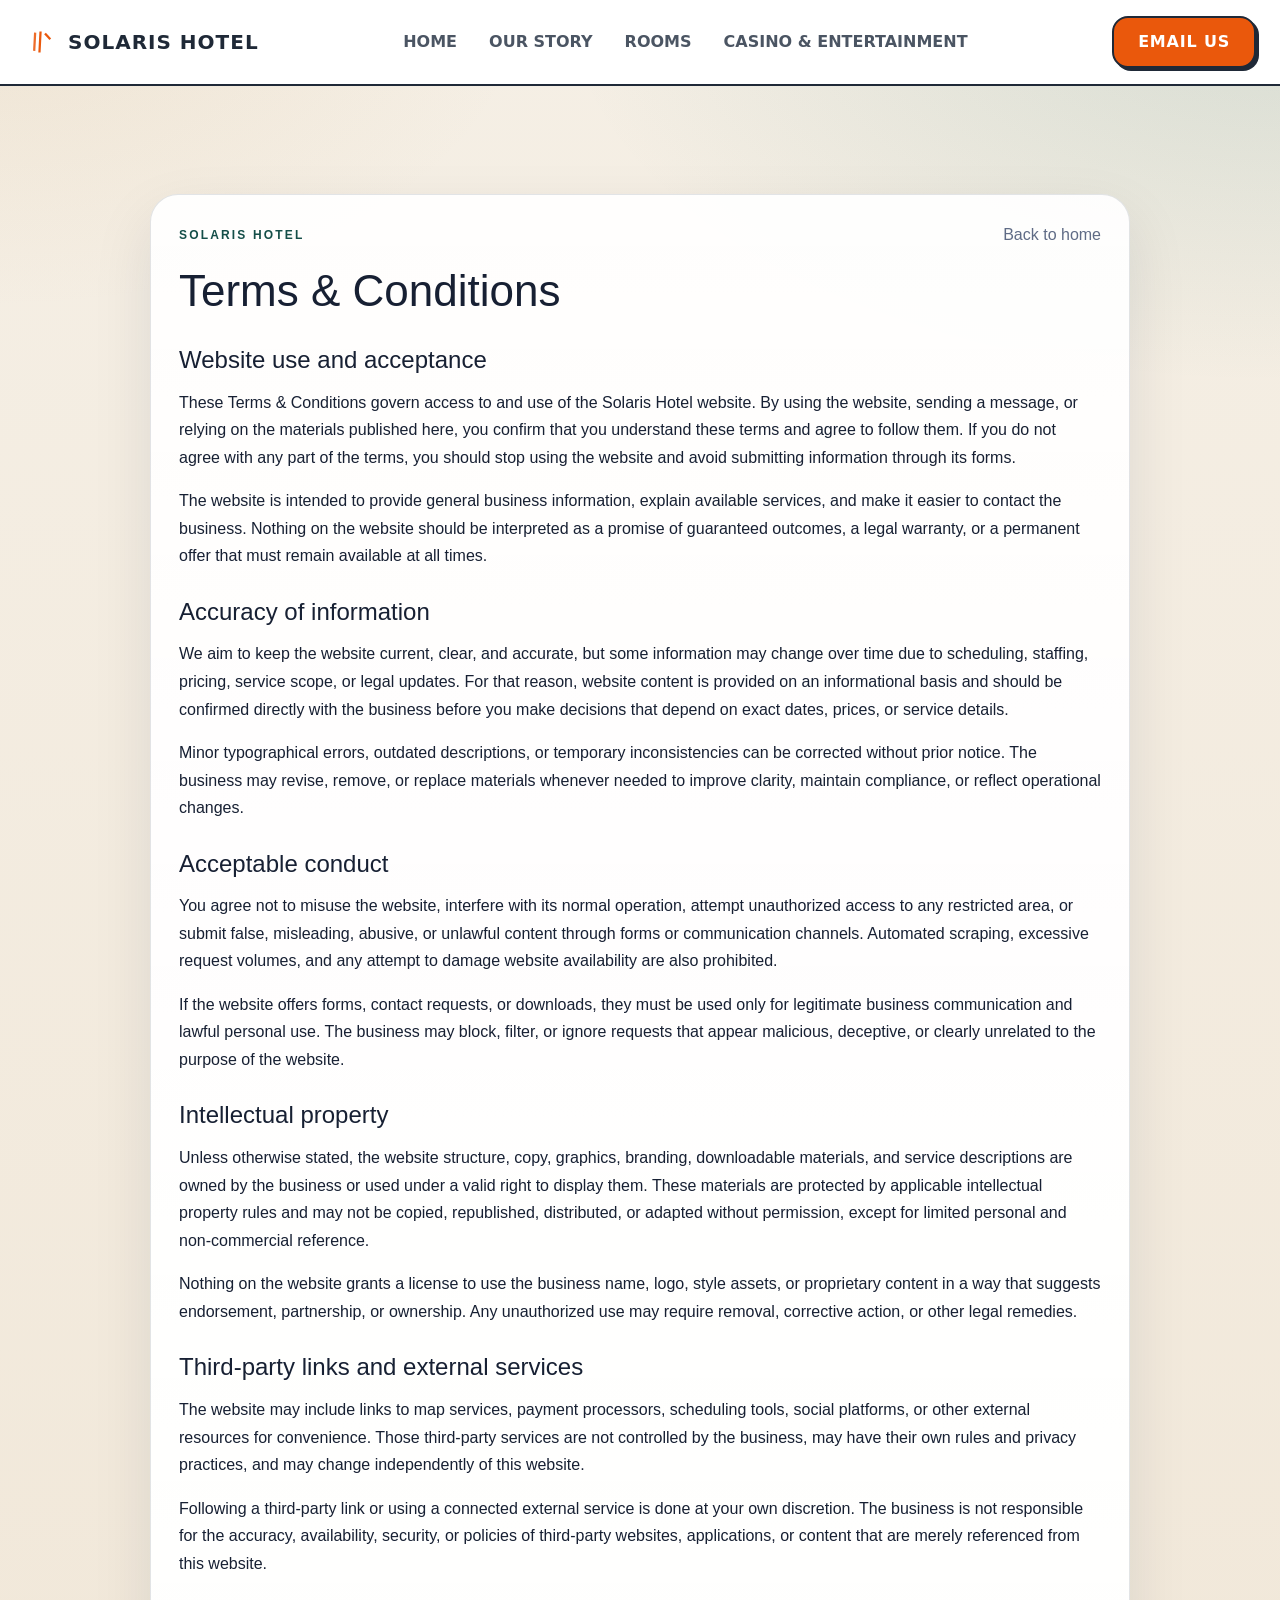
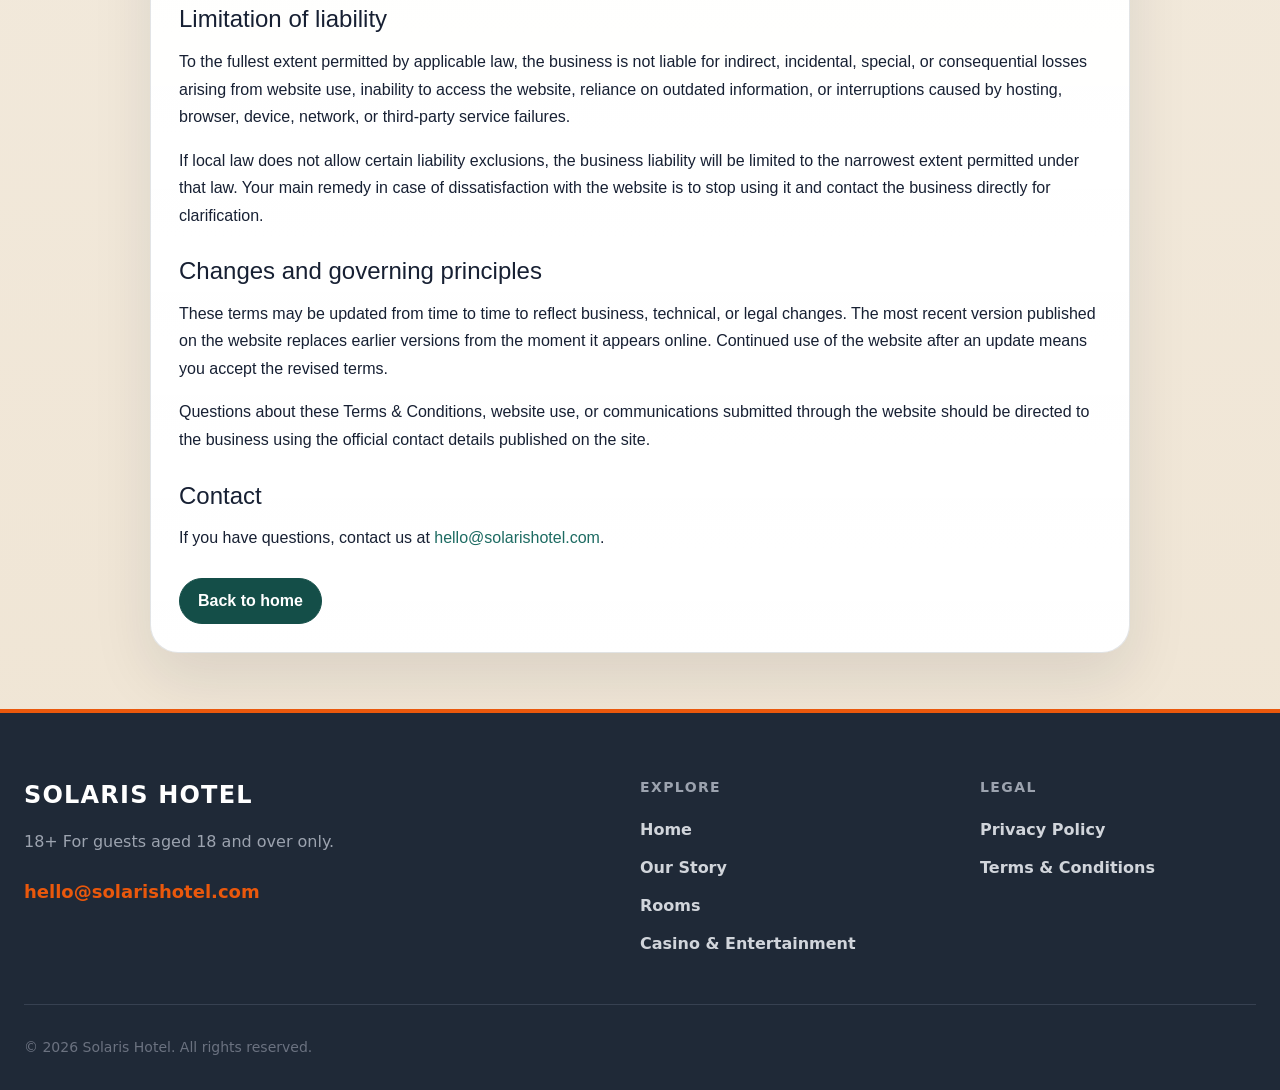
<file: terms-conditions.html>
<!doctype html>
<html data-page="terms-conditions.html" lang="en">
  <head>
    <link rel="stylesheet" href="assets/css/chrome.generated.css" />
    <script defer="" src="assets/js/chrome.generated.js"></script>

    <meta charset="utf-8" />
    <meta name="viewport" content="width=device-width, initial-scale=1" />
    <title>Terms &amp; Conditions - Solaris Hotel</title>
    <meta
      name="description"
      content="Review the Terms &amp; Conditions for Solaris Hotel, including website use, responsibilities, and contact details."
    />
    <meta name="robots" content="noindex, follow" />
    <link rel="icon" href="assets/brand/favicon.svg" type="image/svg+xml" />
    <link rel="stylesheet" href="assets/css/site.css" />
    <link rel="stylesheet" href="assets/css/tailwind.css" />
    <script defer="" src="assets/js/site.js"></script>
    <link rel="stylesheet" href="assets/css/special-pages.css" />
    <meta property="og:image" content="assets/img/casino_baccarat.webp" />
    <meta name="twitter:image" content="assets/img/casino_baccarat.webp" />
    <meta
      property="og:title"
      content="Terms &amp; Conditions - Solaris Hotel"
    />
    <meta
      property="og:description"
      content="Review the Terms &amp; Conditions for Solaris Hotel, including website use, responsibilities, and contact details."
    />
    <meta property="og:type" content="website" />
    <meta
      property="og:url"
      content="https://solarishotel.com/terms-conditions.html"
    />
  </head>
  <body class="utility-page utility-page--terms utility-page--with-header">
    <header data-chrome="header" class="sh-header">
      <div class="sh-header__inner">
        <a href="index.html" class="sh-brand">
          <svg
            class="brand-logo"
            xmlns="http://www.w3.org/2000/svg"
            width="28"
            height="28"
            viewBox="0 0 24 24"
            aria-hidden="true"
            focusable="false"
          >
            <g transform="rotate(3 12 12)">
              <path
                d="M8 6 L8 18"
                fill="none"
                stroke="currentColor"
                stroke-width="1.7"
                stroke-linecap="square"
                opacity="0.88"
              />
              <path
                d="M12 5 L12 19"
                fill="none"
                stroke="currentColor"
                stroke-width="1.7"
                stroke-linecap="square"
                opacity="1"
              />
              <path
                d="M16 6 L19 9"
                fill="none"
                stroke="currentColor"
                stroke-width="1.7"
                stroke-linecap="square"
                stroke-linejoin="miter"
              />
            </g>
          </svg>
          <span class="sh-brand__text">Solaris Hotel</span>
        </a>
        <nav class="sh-nav sh-nav--desktop" aria-label="Primary">
          <a href="index.html" class="sh-nav__link">Home</a>
          <a href="our-story.html" class="sh-nav__link">Our Story</a>
          <a href="rooms.html" class="sh-nav__link">Rooms</a>
          <a href="casino-entertainment.html" class="sh-nav__link"
            >Casino &amp; Entertainment</a
          >
        </nav>
        <div class="sh-header__actions">
          <a href="mailto:hello@solarishotel.com" class="sh-cta sh-cta--header"
            >Email Us</a
          >
          <button
            type="button"
            class="sh-burger"
            data-burger=""
            aria-expanded="false"
            aria-label="Open menu"
          >
            <span class="sh-burger__line"></span>
            <span class="sh-burger__line"></span>
            <span class="sh-burger__line"></span>
          </button>
        </div>
      </div>
    </header>
    <nav
      class="sh-mobile-nav"
      data-mobile-nav=""
      hidden=""
      aria-label="Mobile menu"
    >
      <div class="sh-mobile-nav__overlay" data-mobile-close=""></div>
      <div class="sh-mobile-nav__panel">
        <div class="sh-mobile-nav__header">
          <span class="sh-mobile-nav__brand">Solaris Hotel</span>
          <button
            type="button"
            class="sh-mobile-nav__close"
            data-mobile-close=""
            aria-label="Close menu"
          >
            <svg
              viewBox="0 0 24 24"
              width="28"
              height="28"
              stroke="currentColor"
              stroke-width="2"
              fill="none"
            >
              <path d="M18 6L6 18M6 6l12 12"></path>
            </svg>
          </button>
        </div>
        <div class="sh-mobile-nav__body">
          <a href="index.html" class="sh-mobile-nav__link">Home</a>
          <a href="our-story.html" class="sh-mobile-nav__link">Our Story</a>
          <a href="rooms.html" class="sh-mobile-nav__link">Rooms</a>
          <a href="casino-entertainment.html" class="sh-mobile-nav__link"
            >Casino &amp; Entertainment</a
          >
        </div>
        <div class="sh-mobile-nav__footer">
          <a href="mailto:hello@solarishotel.com" class="sh-cta sh-cta--mobile"
            >Email Us</a
          >
        </div>
      </div>
    </nav>

    <main class="utility-shell">
      <section class="utility-card">
        <div class="utility-meta">
          <p class="utility-kicker">Solaris Hotel</p>
          <a class="utility-link" href="index.html">Back to home</a>
        </div>
        <article class="utility-prose">
          <h1>Terms &amp; Conditions</h1>
          <h2>Website use and acceptance</h2>
          <p>
            These Terms &amp; Conditions govern access to and use of the Solaris
            Hotel website. By using the website, sending a message, or relying
            on the materials published here, you confirm that you understand
            these terms and agree to follow them. If you do not agree with any
            part of the terms, you should stop using the website and avoid
            submitting information through its forms.
          </p>
          <p>
            The website is intended to provide general business information,
            explain available services, and make it easier to contact the
            business. Nothing on the website should be interpreted as a promise
            of guaranteed outcomes, a legal warranty, or a permanent offer that
            must remain available at all times.
          </p>
          <h2>Accuracy of information</h2>
          <p>
            We aim to keep the website current, clear, and accurate, but some
            information may change over time due to scheduling, staffing,
            pricing, service scope, or legal updates. For that reason, website
            content is provided on an informational basis and should be
            confirmed directly with the business before you make decisions that
            depend on exact dates, prices, or service details.
          </p>
          <p>
            Minor typographical errors, outdated descriptions, or temporary
            inconsistencies can be corrected without prior notice. The business
            may revise, remove, or replace materials whenever needed to improve
            clarity, maintain compliance, or reflect operational changes.
          </p>
          <h2>Acceptable conduct</h2>
          <p>
            You agree not to misuse the website, interfere with its normal
            operation, attempt unauthorized access to any restricted area, or
            submit false, misleading, abusive, or unlawful content through forms
            or communication channels. Automated scraping, excessive request
            volumes, and any attempt to damage website availability are also
            prohibited.
          </p>
          <p>
            If the website offers forms, contact requests, or downloads, they
            must be used only for legitimate business communication and lawful
            personal use. The business may block, filter, or ignore requests
            that appear malicious, deceptive, or clearly unrelated to the
            purpose of the website.
          </p>
          <h2>Intellectual property</h2>
          <p>
            Unless otherwise stated, the website structure, copy, graphics,
            branding, downloadable materials, and service descriptions are owned
            by the business or used under a valid right to display them. These
            materials are protected by applicable intellectual property rules
            and may not be copied, republished, distributed, or adapted without
            permission, except for limited personal and non-commercial
            reference.
          </p>
          <p>
            Nothing on the website grants a license to use the business name,
            logo, style assets, or proprietary content in a way that suggests
            endorsement, partnership, or ownership. Any unauthorized use may
            require removal, corrective action, or other legal remedies.
          </p>
          <h2>Third-party links and external services</h2>
          <p>
            The website may include links to map services, payment processors,
            scheduling tools, social platforms, or other external resources for
            convenience. Those third-party services are not controlled by the
            business, may have their own rules and privacy practices, and may
            change independently of this website.
          </p>
          <p>
            Following a third-party link or using a connected external service
            is done at your own discretion. The business is not responsible for
            the accuracy, availability, security, or policies of third-party
            websites, applications, or content that are merely referenced from
            this website.
          </p>
          <h2>Limitation of liability</h2>
          <p>
            To the fullest extent permitted by applicable law, the business is
            not liable for indirect, incidental, special, or consequential
            losses arising from website use, inability to access the website,
            reliance on outdated information, or interruptions caused by
            hosting, browser, device, network, or third-party service failures.
          </p>
          <p>
            If local law does not allow certain liability exclusions, the
            business liability will be limited to the narrowest extent permitted
            under that law. Your main remedy in case of dissatisfaction with the
            website is to stop using it and contact the business directly for
            clarification.
          </p>
          <h2>Changes and governing principles</h2>
          <p>
            These terms may be updated from time to time to reflect business,
            technical, or legal changes. The most recent version published on
            the website replaces earlier versions from the moment it appears
            online. Continued use of the website after an update means you
            accept the revised terms.
          </p>
          <p>
            Questions about these Terms &amp; Conditions, website use, or
            communications submitted through the website should be directed to
            the business using the official contact details published on the
            site.
          </p>
          <h2>Contact</h2>
          <p>
            If you have questions, contact us at
            <a href="mailto:hello@solarishotel.com">hello@solarishotel.com</a>.
          </p>
        </article>
        <div class="utility-actions">
          <a class="utility-button" href="index.html">Back to home</a>
        </div>
      </section>
    </main>

    <footer data-chrome="footer" class="sh-footer">
      <div class="sh-footer__inner">
        <div class="sh-footer__top">
          <div class="sh-footer__brand-col">
            <strong class="sh-footer__brand">Solaris Hotel</strong>
            <p class="sh-footer__desc">
              18+ For guests aged 18 and over only.
            </p>
            <div class="sh-footer__contact">
              <a href="mailto:hello@solarishotel.com" class="sh-footer__email"
                >hello@solarishotel.com</a
              >
            </div>
          </div>
          <div class="sh-footer__nav-col">
            <span class="sh-footer__title">Explore</span>
            <nav class="sh-footer__nav">
              <a href="index.html" class="sh-footer__link">Home</a>
              <a href="our-story.html" class="sh-footer__link">Our Story</a>
              <a href="rooms.html" class="sh-footer__link">Rooms</a>
              <a href="casino-entertainment.html" class="sh-footer__link"
                >Casino &amp; Entertainment</a
              >
            </nav>
          </div>
          <div class="sh-footer__nav-col">
            <span class="sh-footer__title">Legal</span>
            <nav class="sh-footer__nav">
              <a href="privacy-policy.html" class="sh-footer__link"
                >Privacy Policy</a
              >
              <a href="terms-conditions.html" class="sh-footer__link"
                >Terms &amp; Conditions</a
              >
            </nav>
          </div>
        </div>
        <div class="sh-footer__bottom">
          <p class="sh-footer__copy">
            © 2026 Solaris Hotel. All rights reserved.
          </p>
        </div>
      </div>
    </footer>
  </body>
</html>
</file>
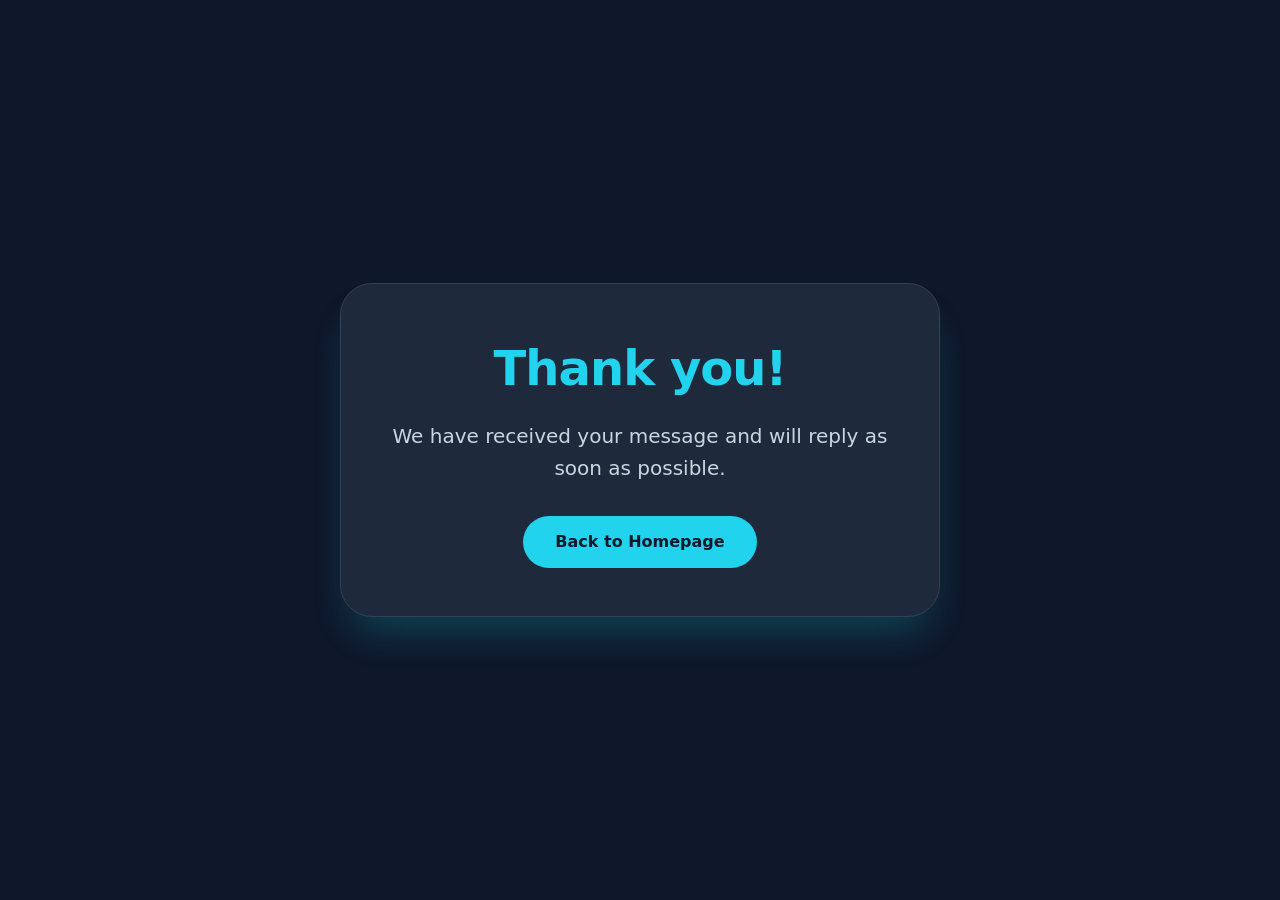
<file: thanks.html>
<!doctype html>
<html data-page="thanks.html" lang="en">
  <head>
    <meta name="robots" content="noindex, follow" />
    <meta charset="utf-8" />
    <meta name="viewport" content="width=device-width, initial-scale=1" />
    <title>Thank you | Order confirmed – Solaris Hotel</title>

    <meta
      name="description"
      content="Thank you for your order! Your Solaris Hotel subscription has been confirmed. You will shortly receive a confirmation email with your login details."
    />
    <link
      rel="shortcut icon"
      href="assets/brand/favicon.svg"
      type="image/x-icon"
    />

    <link rel="stylesheet" href="assets/css/tailwind.css" />
    <link rel="icon" href="assets/brand/favicon.svg" type="image/svg+xml" />
  </head>
  <body>
    <main class="tr-page">
      <section class="tr-thankyou-card">
        <h1 class="tr-thankyou-title">Thank you!</h1>

        <p class="tr-thankyou-text">
          We have received your message and will reply as soon as possible.
        </p>

        <p>
          <a href="index.html" class="tr-btn">Back to Homepage</a>
        </p>
      </section>
    </main>
    <script defer src="assets/js/site.js"></script>
  </body>
</html>
</file>
<file: assets/css/chrome.generated.css>
.sh-header { position: sticky; top: 0; z-index: 100; background-color: #ffffff; border-bottom: 2px solid #1f2937; font-family: ui-sans-serif, system-ui, sans-serif; font-stretch: condensed; }
.sh-header__inner { max-width: 1280px; margin: 0 auto; padding: 1rem 1.5rem; display: flex; align-items: center; justify-content: space-between; }
.sh-brand { display: flex; align-items: center; gap: 0.75rem; text-decoration: none; color: #1f2937; font-weight: 800; font-size: 1.25rem; text-transform: uppercase; letter-spacing: 0.05em; }
.sh-brand svg { width: 32px; height: 32px; color: #ea580c; }
.sh-nav--desktop { display: none; }
@media (min-width: 900px) { .sh-nav--desktop { display: flex; align-items: center; gap: 2rem; } }
.sh-nav__link { text-decoration: none; color: #4b5563; font-weight: 700; font-size: 1rem; transition: color 0.2s; text-transform: uppercase; }
.sh-nav__link:hover { color: #ea580c; }
.sh-header__actions { display: flex; align-items: center; gap: 1rem; }
.sh-cta { display: inline-flex; align-items: center; justify-content: center; background-color: #ea580c; color: #ffffff; text-decoration: none; font-weight: 800; text-transform: uppercase; letter-spacing: 0.05em; padding: 0.75rem 1.5rem; border-radius: 16px; border: 2px solid #1f2937; box-shadow: 3px 3px 0px #1f2937; transition: transform 0.1s, box-shadow 0.1s; }
.sh-cta:hover { transform: translate(1px, 1px); box-shadow: 2px 2px 0px #1f2937; }
.sh-cta--header { display: none; }
@media (min-width: 900px) { .sh-cta--header { display: inline-flex; } }
.sh-burger { display: flex; flex-direction: column; gap: 5px; background: none; border: none; padding: 0.5rem; cursor: pointer; }
@media (min-width: 900px) { .sh-burger { display: none; } }
.sh-burger__line { display: block; width: 24px; height: 3px; background-color: #1f2937; border-radius: 2px; }
.sh-mobile-nav { position: fixed; inset: 0; z-index: 200; display: flex; font-family: ui-sans-serif, system-ui, sans-serif; font-stretch: condensed; }
.sh-mobile-nav[hidden] { display: none; }
.sh-mobile-nav__overlay { position: absolute; inset: 0; background: rgba(31, 41, 55, 0.6); backdrop-filter: blur(4px); }
.sh-mobile-nav__panel { position: relative; width: 100%; max-width: 420px; margin-left: auto; background-color: #1f2937; color: #ffffff; height: 100%; display: flex; flex-direction: column; box-shadow: -8px 0 24px rgba(0,0,0,0.3); }
.sh-mobile-nav__header { display: flex; align-items: center; justify-content: space-between; padding: 1.5rem; border-bottom: 1px solid #374151; }
.sh-mobile-nav__brand { font-weight: 800; font-size: 1.25rem; text-transform: uppercase; color: #ffffff; letter-spacing: 0.05em; }
.sh-mobile-nav__close { background: none; border: none; color: #9ca3af; cursor: pointer; padding: 0.5rem; display: flex; align-items: center; justify-content: center; }
.sh-mobile-nav__close:hover { color: #ffffff; }
.sh-mobile-nav__body { flex: 1; overflow-y: auto; padding: 2.5rem 1.5rem; display: flex; flex-direction: column; gap: 1.75rem; }
.sh-mobile-nav__link { text-decoration: none; color: #ffffff; font-size: 1.5rem; font-weight: 800; text-transform: uppercase; transition: color 0.2s; letter-spacing: 0.02em; }
.sh-mobile-nav__link:hover { color: #ea580c; }
.sh-mobile-nav__footer { padding: 1.5rem; border-top: 1px solid #374151; }
.sh-cta--mobile { width: 100%; background-color: #ffffff; color: #1f2937; border-color: #1f2937; box-shadow: 4px 4px 0px #000000; }
.sh-cta--mobile:hover { box-shadow: 2px 2px 0px #000000; }
.sh-footer { background-color: #1f2937; color: #f3f4f6; font-family: ui-sans-serif, system-ui, sans-serif; padding: 4rem 1.5rem 2rem; border-top: 4px solid #ea580c; }
.sh-footer__inner { max-width: 1280px; margin: 0 auto; }
.sh-footer__top { display: grid; grid-template-columns: 1fr; gap: 3rem; margin-bottom: 3rem; }
@media (min-width: 768px) { .sh-footer__top { grid-template-columns: 2fr 1fr 1fr; gap: 4rem; } }
.sh-footer__brand { display: block; font-size: 1.5rem; font-weight: 800; text-transform: uppercase; margin-bottom: 1rem; color: #ffffff; letter-spacing: 0.05em; }
.sh-footer__desc { color: #9ca3af; line-height: 1.6; margin: 0 0 1.5rem; max-width: 400px; }
.sh-footer__email { display: inline-flex; color: #ea580c; text-decoration: none; font-weight: 700; font-size: 1.125rem; }
.sh-footer__email:hover { text-decoration: underline; }
.sh-footer__title { display: block; font-size: 0.875rem; font-weight: 800; text-transform: uppercase; color: #9ca3af; margin-bottom: 1.25rem; letter-spacing: 0.1em; }
.sh-footer__nav { display: flex; flex-direction: column; gap: 0.875rem; }
.sh-footer__link { color: #d1d5db; text-decoration: none; font-weight: 600; transition: color 0.2s; }
.sh-footer__link:hover { color: #ea580c; }
.sh-footer__bottom { padding-top: 2rem; border-top: 1px solid #374151; display: flex; flex-direction: column; gap: 1rem; align-items: center; text-align: center; }
@media (min-width: 768px) { .sh-footer__bottom { flex-direction: row; justify-content: space-between; text-align: left; } }
.sh-footer__copy { margin: 0; color: #6b7280; font-size: 0.875rem; }
[data-mobile-nav][hidden],[data-mobile-nav].hidden{display:none}
[data-mobile-nav][data-mobile-open="1"]{display:block}
</file>
<file: assets/css/site.css>
/* === GLOBAL BASE STYLES (FORCED) === */

* {
  box-sizing: border-box;
  margin: 0;
  padding: 0;
  scroll-behavior: smooth;
}



.container {
  margin-inline: auto;
}

body {
  overflow-x: hidden;
}

section {
  width: 100%;
}

.utility-shell {
  width: min(980px, calc(100% - 24px));
  margin: 0 auto;
  padding: 28px 0 56px;
}

.utility-page--with-header .utility-shell {
  padding-top: calc(
    28px +
    var(
      --utility-chrome-offset,
      calc(var(--spacing-6, 48px) + var(--spacing-4, 32px))
    )
  );
}

@media (max-width: 720px) {
  .utility-shell {
    width: min(100% - 16px, 980px);
    padding-top: 16px;
    padding-bottom: 36px;
  }

  .utility-page--with-header .utility-shell {
    padding-top: calc(
      16px +
      var(
        --utility-chrome-offset-mobile,
        calc(var(--spacing-4, 32px) + var(--spacing-3, 24px))
      )
    );
  }
}

/* --- SVG icons (local sprite) --- */
.icon {
  width: 1.25rem;
  height: 1.25rem;
  display: inline-block;
  vertical-align: middle;
  flex: 0 0 auto;
}

/* g2 palette ssot start */
:root {
  --g2-palette-dark: #0f172a;
  --g2-palette-light: #f5efe5;
  --g2-palette-accent: #1d6b62;
  --g2-palette-text: #172033;
  --g2-color-primary: var(--g2-palette-accent);
  --g2-color-accent: var(--g2-palette-accent);
  --g2-color-text: var(--g2-palette-text);
}
/* g2 palette ssot end */
</file>
<file: assets/css/special-pages.css>
:root{
  color-scheme:light;
  --page-bg:#f5efe5;
  --page-bg-strong:#efe4d3;
  --surface:#fffaf3;
  --surface-strong:#ffffff;
  --border:rgba(23,32,51,.12);
  --text:#172033;
  --muted:#5f6b85;
  --accent:#1d6b62;
  --accent-strong:#144e48;
  --shadow:0 24px 60px rgba(23,32,51,.10);
  --radius:28px;
}
*{box-sizing:border-box}
html{min-height:100%}
body{
  min-height:100%;
  margin:0;
  font-family:"Segoe UI",Arial,sans-serif;
  background:
    radial-gradient(1200px 640px at 100% 0%, rgba(29,107,98,.14), transparent 60%),
    radial-gradient(960px 560px at 0% 0%, rgba(196,153,89,.12), transparent 55%),
    linear-gradient(180deg, var(--page-bg) 0%, var(--page-bg-strong) 100%);
  color:var(--text);
}
a{color:var(--accent)}
.utility-shell{
  width:min(980px, calc(100% - 24px));
  margin:0 auto;
  padding:28px 0 56px;
}
.utility-page--with-header .utility-shell{
  padding-top:calc(
    28px +
    var(
      --utility-chrome-offset,
      calc(var(--spacing-6, 48px) + var(--spacing-4, 32px))
    )
  );
}
.utility-card{
  background:linear-gradient(180deg, rgba(255,255,255,.92), var(--surface-strong));
  border:1px solid var(--border);
  border-radius:var(--radius);
  box-shadow:var(--shadow);
  padding:28px;
}
.utility-card--thanks{
  max-width:760px;
  margin:36px auto 0;
  text-align:center;
  padding:44px 32px;
}
.utility-meta{
  display:flex;
  align-items:center;
  justify-content:space-between;
  gap:12px;
  margin-bottom:18px;
}
.utility-kicker{
  margin:0;
  font-size:12px;
  font-weight:700;
  letter-spacing:.18em;
  text-transform:uppercase;
  color:var(--accent-strong);
}
.utility-link{
  display:inline-flex;
  align-items:center;
  gap:8px;
  text-decoration:none;
  color:var(--muted);
}
.utility-link:hover{color:var(--accent-strong)}
.utility-prose{
  color:var(--text);
  line-height:1.72;
  font-size:16px;
}
.utility-prose h1,
.utility-prose h2,
.utility-prose h3,
.utility-prose h4{
  color:var(--text);
  line-height:1.2;
  margin:0 0 14px;
}
.utility-prose h1{font-size:clamp(32px, 5vw, 44px)}
.utility-prose h2{font-size:24px;margin-top:28px}
.utility-prose h3{font-size:20px;margin-top:22px}
.utility-prose p,
.utility-prose ul,
.utility-prose ol,
.utility-prose blockquote,
.utility-prose table{
  margin:0 0 16px;
}
.utility-prose ul,
.utility-prose ol{padding-left:20px}
.utility-prose li{margin-bottom:10px}
.utility-prose blockquote{
  border-left:4px solid rgba(29,107,98,.24);
  padding-left:16px;
  color:var(--muted);
}
.utility-prose table{
  width:100%;
  border-collapse:collapse;
  overflow:hidden;
  border-radius:18px;
}
.utility-prose th,
.utility-prose td{
  border:1px solid rgba(23,32,51,.10);
  padding:10px 12px;
  text-align:left;
}
.utility-prose hr{
  border:0;
  border-top:1px solid rgba(23,32,51,.10);
  margin:28px 0;
}
.utility-actions{
  display:flex;
  flex-wrap:wrap;
  gap:12px;
  margin-top:26px;
}
.utility-actions--center{
  justify-content:center;
}
.utility-button{
  display:inline-flex;
  align-items:center;
  justify-content:center;
  min-height:46px;
  padding:0 18px;
  border-radius:999px;
  border:1px solid var(--accent-strong);
  background:var(--accent-strong);
  color:#fff;
  text-decoration:none;
  font-weight:700;
}
.utility-button:hover{
  background:var(--accent);
  border-color:var(--accent);
}
.utility-note{
  margin:14px 0 0;
  color:var(--muted);
}
@media (max-width:720px){
  .utility-shell{width:min(100% - 16px, 980px);padding-top:16px;padding-bottom:36px}
  .utility-page--with-header .utility-shell{
    padding-top:calc(
      16px +
      var(
        --utility-chrome-offset-mobile,
        calc(var(--spacing-4, 32px) + var(--spacing-3, 24px))
      )
    );
  }
  .utility-card{padding:22px 18px}
  .utility-card--thanks{padding:32px 22px}
  .utility-meta{align-items:flex-start;flex-direction:column}
}
</file>
